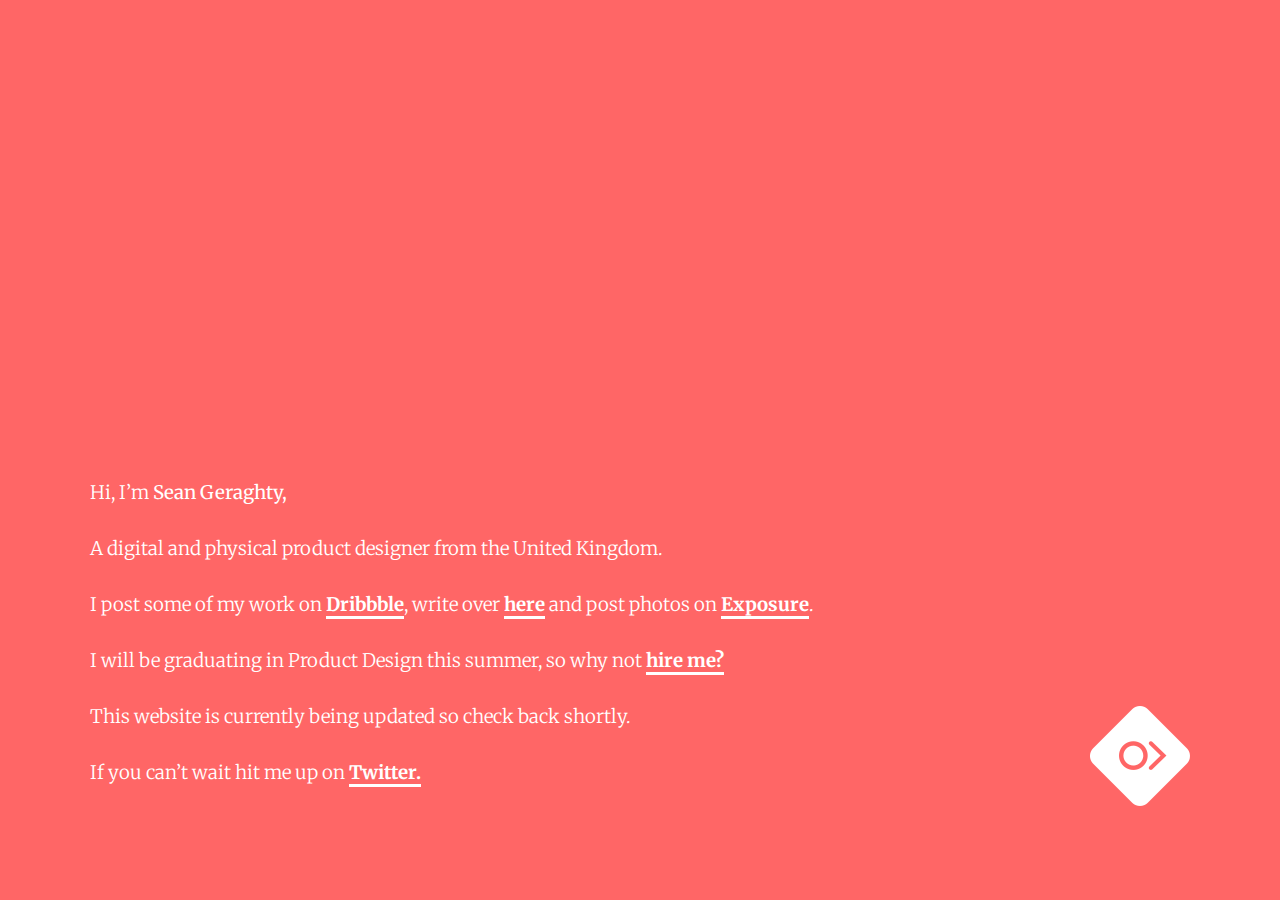
<file: index.html>
<!DOCTYPE html>
<html lang="en">
<head>
	<meta name="viewport" content="width=device-width" />
	<meta charset="utf-8">
	<meta http-equiv="x-ua-compatible" content="ie=edge">
	<title>Sean Geraghty</title>
	<link href='http://fonts.googleapis.com/css?family=Merriweather:300,700' rel='stylesheet' type='text/css'>
	<link rel="stylesheet" href="style.css">
	<link rel="shortcut icon" href="favicon.ico" type="image/x-icon" />
</head>
<body>

<div id="banner">
	<div class="logo">
		<img src="./logo.png">
	</div>
	<div class="text">
		<p>Hi, I’m <strong>Sean Geraghty,</strong></p>
		<p>A digital and physical product designer from the United Kingdom.</p>
		<p>I post some of my work on <a href="http://www.dribbble.com/seangeraghty" target="_blank">Dribbble</a>, write over <a href="http://www.geraghty.co" target="_blank">here</a> and post photos on <a href="https://sean.exposure.co/" target="_blank">Exposure</a>.</p>
		<p>I will be graduating in Product Design this summer, so why not <a href="mailto:sean@geraghty.co">hire me?</p></a>
		<p>This website is currently being updated so check back shortly.</p>
		<p>If you can’t wait hit me up on <a href="http://twitter.com/se4nn" target="_blank">Twitter.</a></p>
	</div>
</div>

</body>
</file>
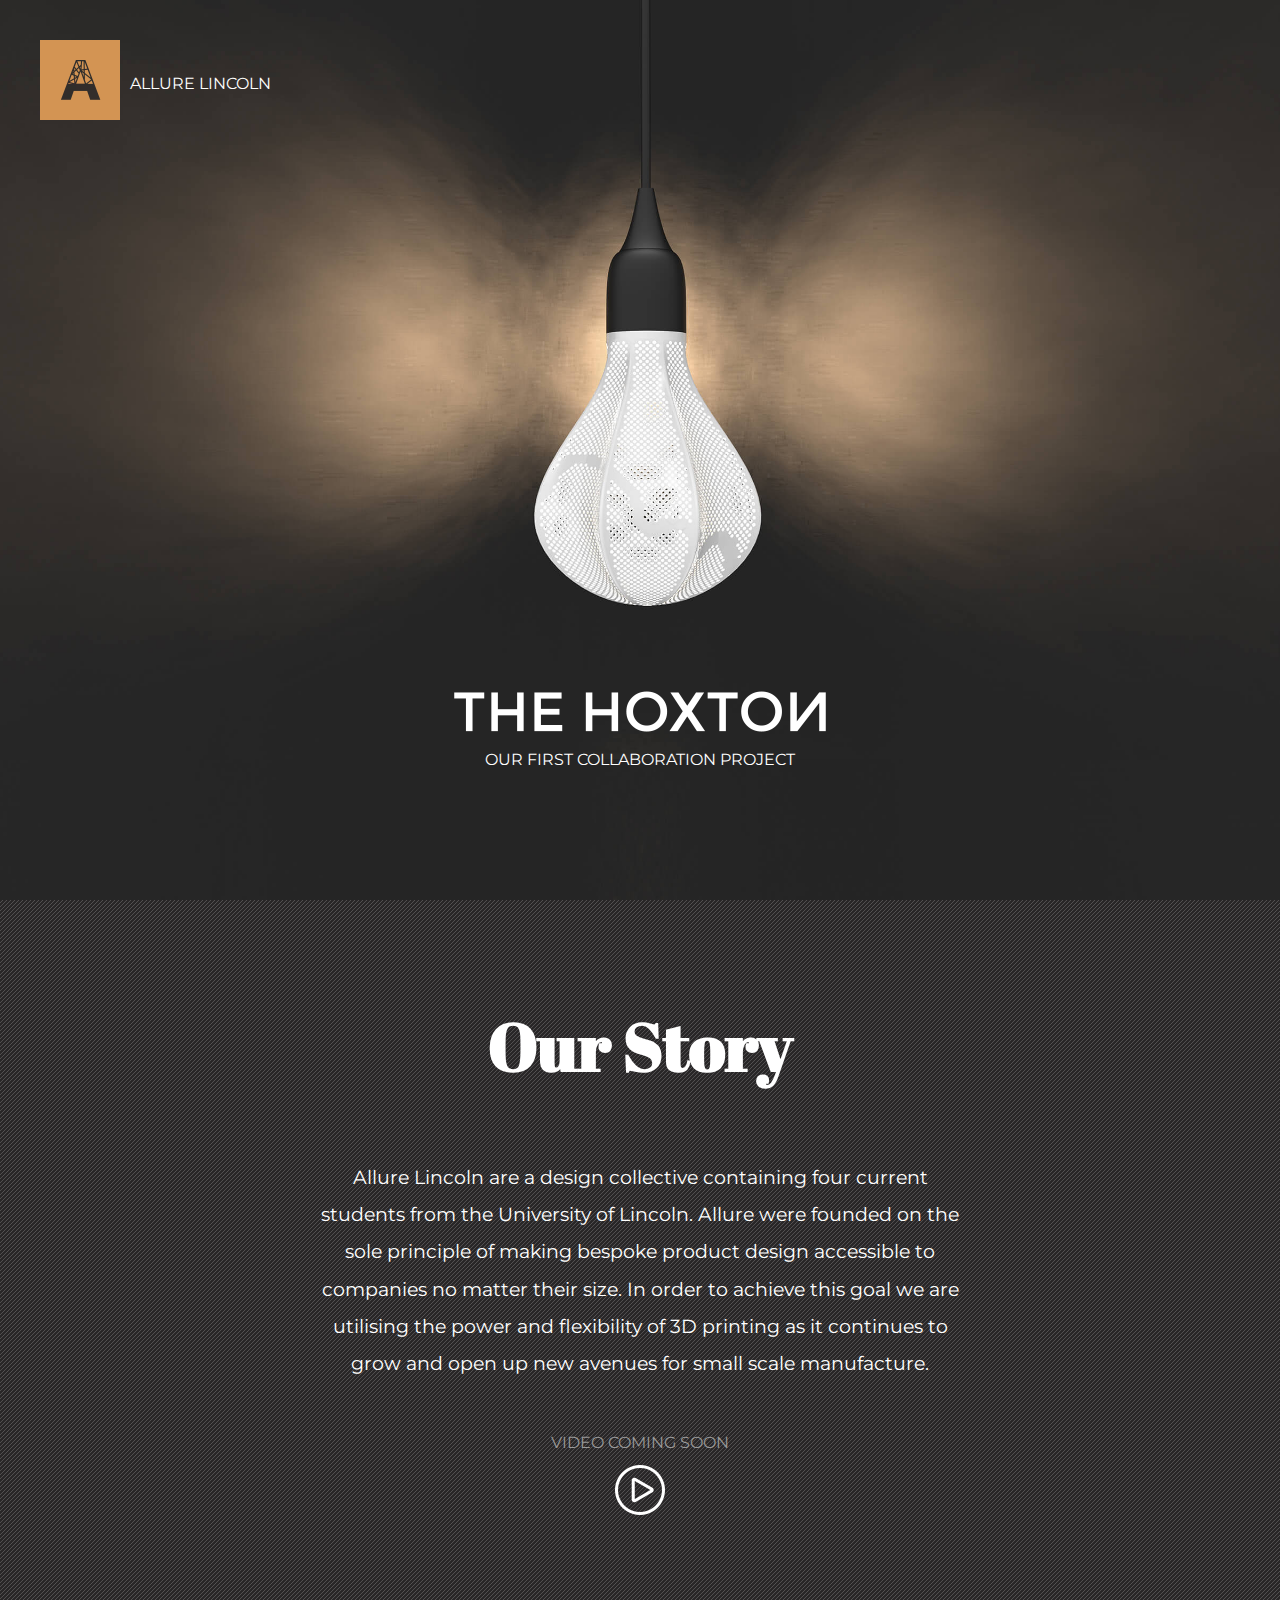
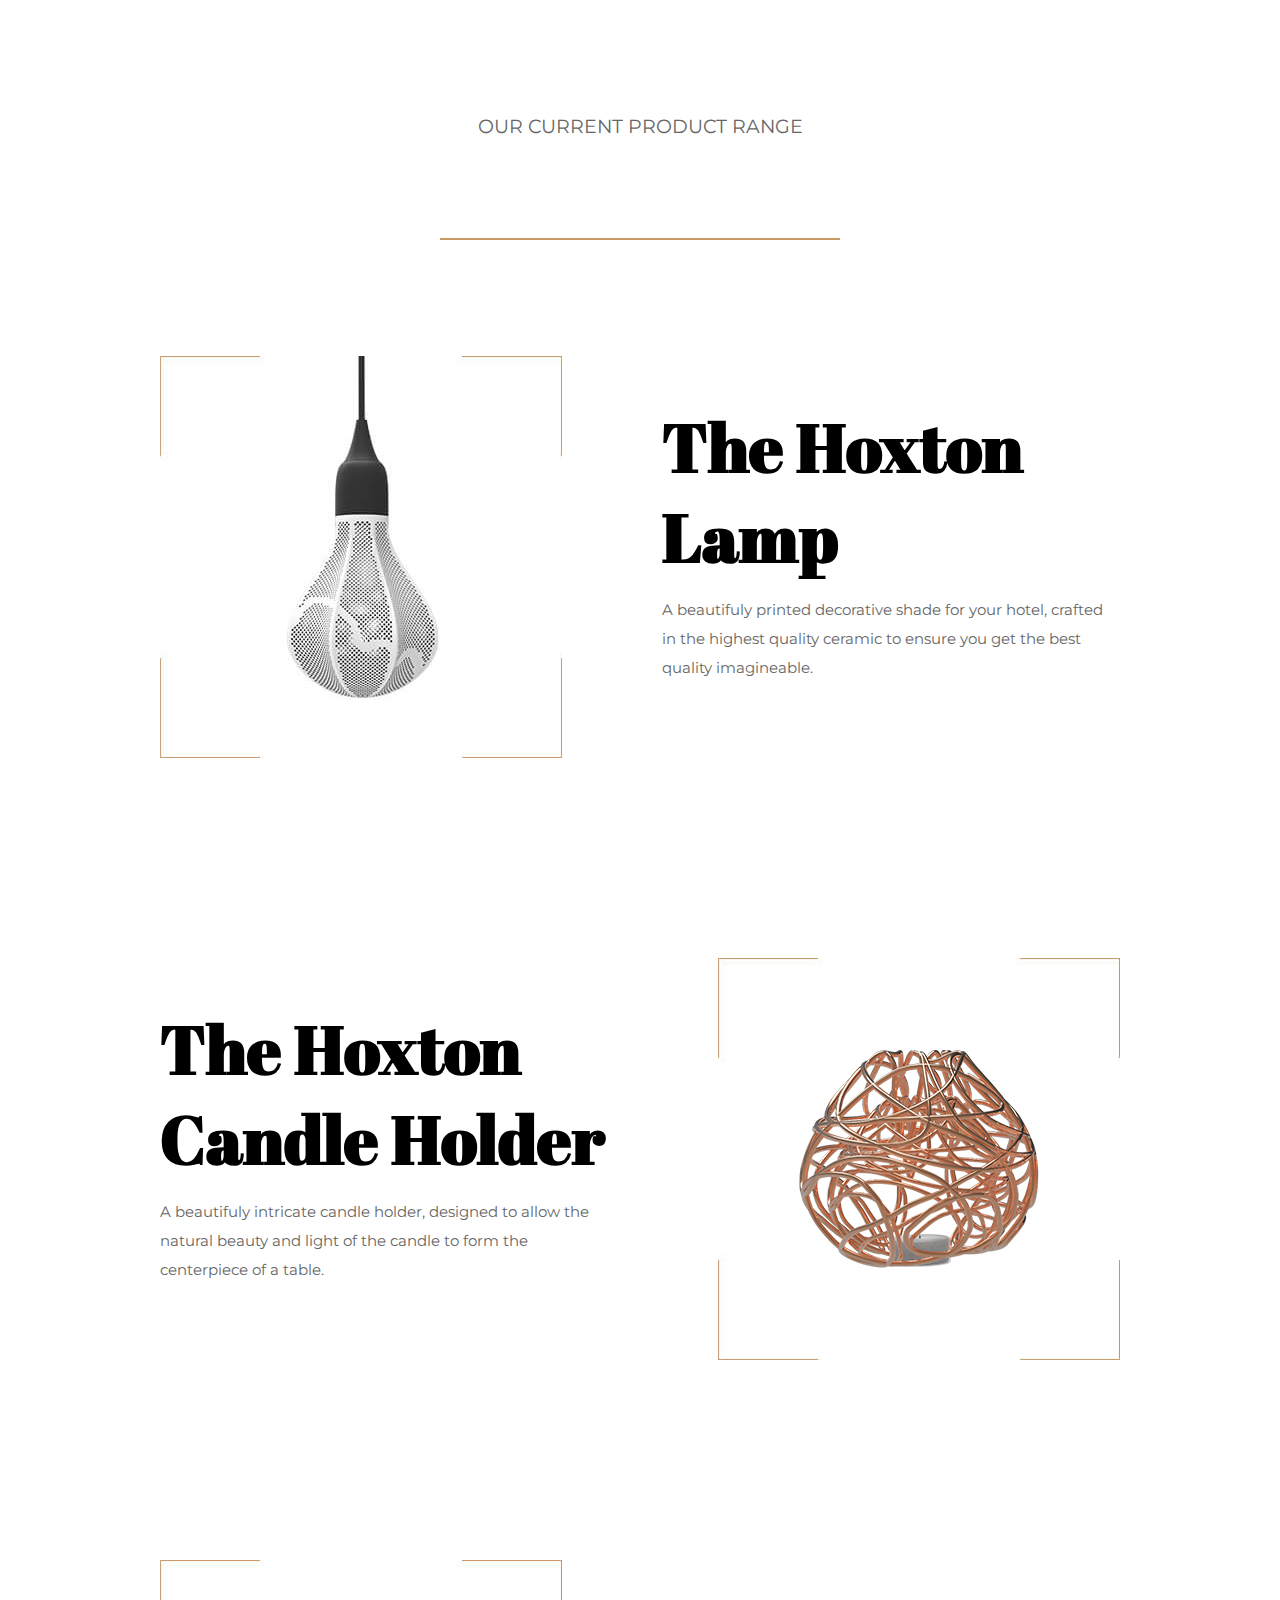
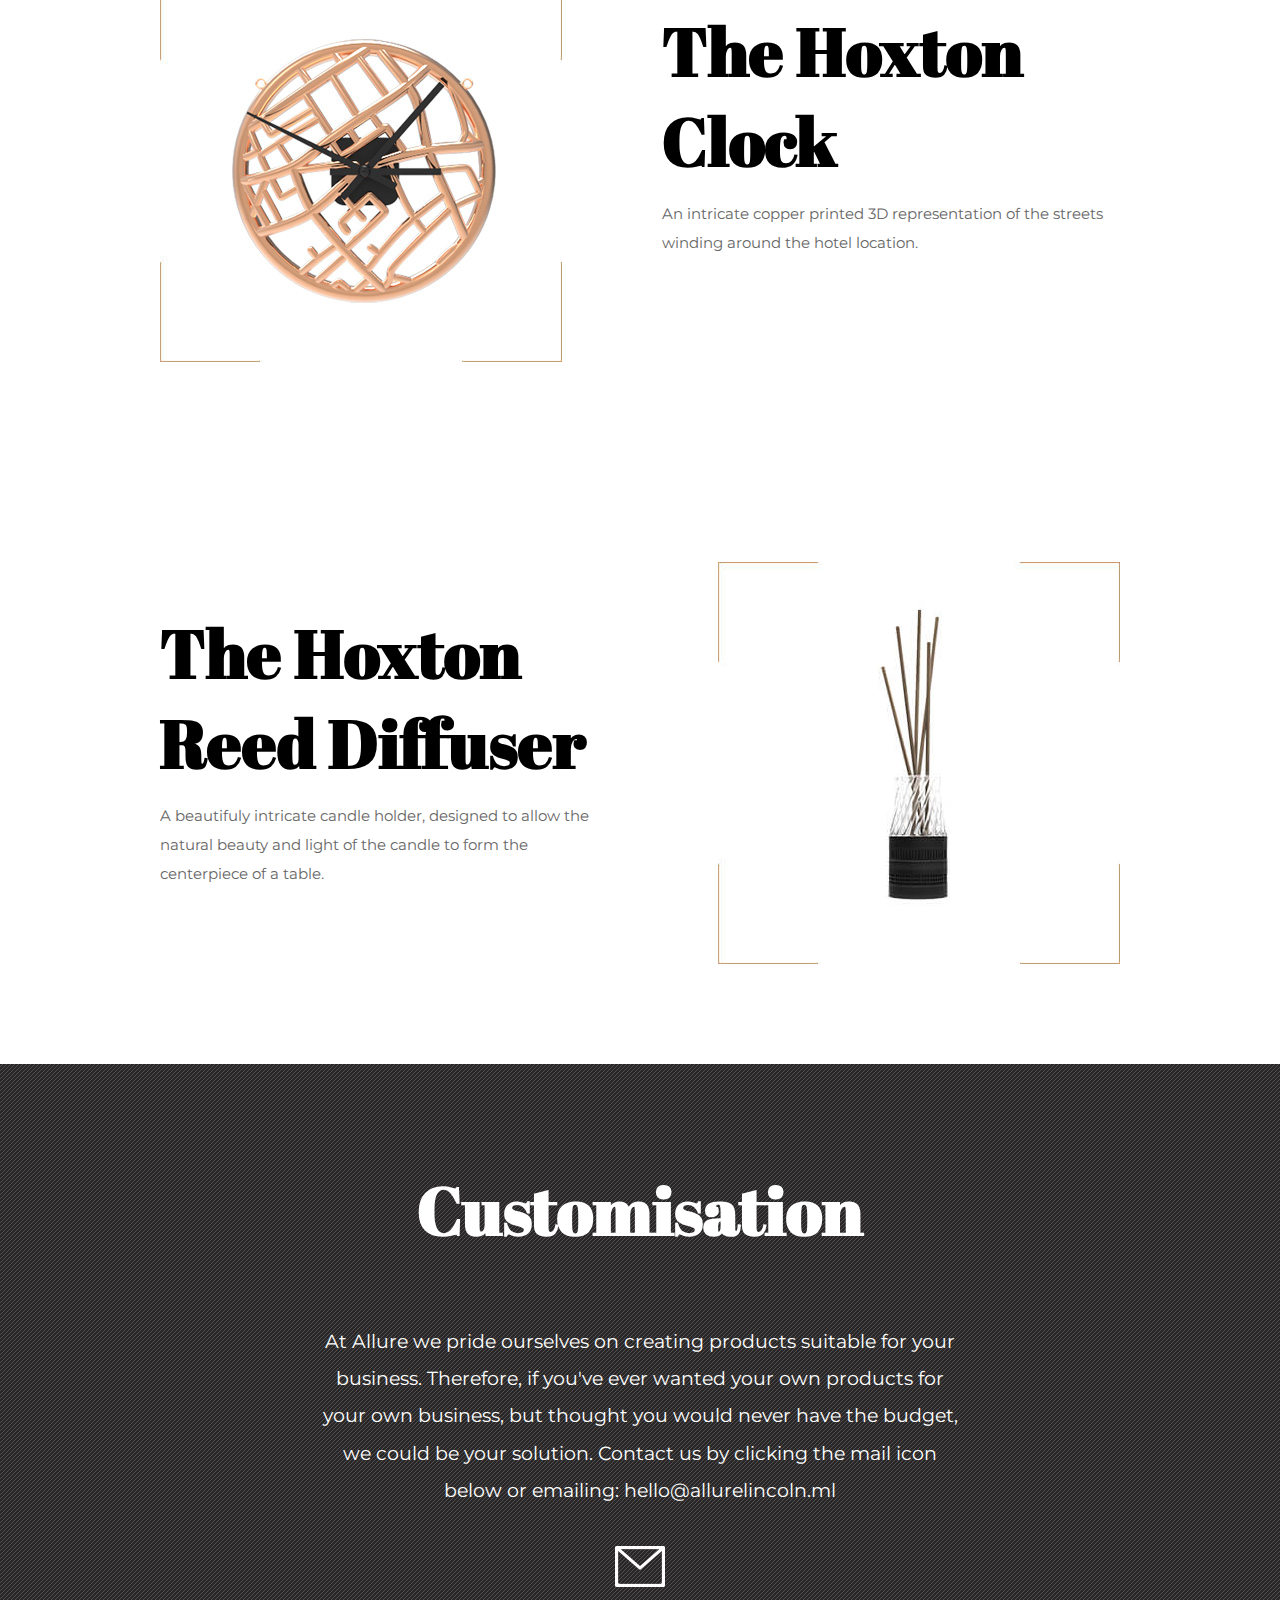
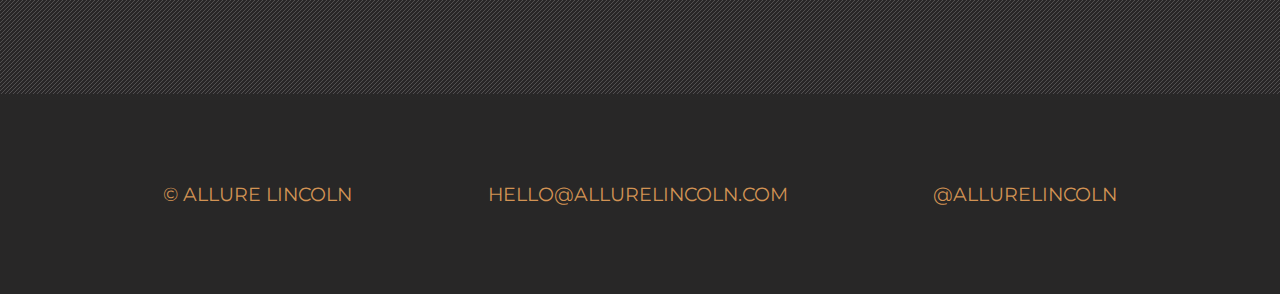
<file: allure/index.html>
<!DOCTYPE html>
<html lang="en">
<head>
	<meta charset="utf-8">
	<meta http-equiv="x-ua-compatible" content="ie=edge">
	<meta name="viewport" content="width=device-width" />
	<title>Allure</title>
	<link href='http://fonts.googleapis.com/css?family=Montserrat:400,700' rel='stylesheet' type='text/css'>
	<link href='http://fonts.googleapis.com/css?family=Abril+Fatface' rel='stylesheet' type='text/css'>
	<link rel="stylesheet" href="style.css">
</head>
<body>

<div id="banner">
	<div class="logo">
		<img src="./logo.png">
		<h2>Allure Lincoln</h2>
	</div>
	<a href="mailto:hello@allurelincoln.ml"><div class="contact-us"><h2>Contact Us</h2></div></a>
	<div class="hoxton-logo center">
		<img src="./hoxton.png">
		<h2>Our First Collaboration Project</h2>
	</div>
</div>

<div id="our-story" class="our-story center">
	<h4 class="white">Our Story</h4>	
	<div class="story">
	<p>Allure Lincoln are a design collective containing four current students from the University of Lincoln. Allure were founded on the sole principle of making bespoke product design accessible to companies no matter their size. In order to achieve this goal we are utilising the power and flexibility of 3D printing as it continues to grow and open up new avenues for small scale manufacture.</p>
	<br>
	<h2>Video Coming Soon</h2>
	<img src="./play.png" alt="Coming Soon">
	</div>
</div>

<div id="products">
	<h2 class="center">Our Current Product Range</h2>	
	<div class="product light center">
		<img class="product-img" src="./1.jpg">
		<div class="text right">
			<div><h4>The Hoxton Lamp</h4></div>
			<div><p>A beautifuly printed decorative shade for your hotel, crafted in the highest quality ceramic to ensure you get the best quality imagineable.</p></div>
		</div>
	</div>
	<div class="product light center">
		<div class="text left">
			<div><h4>The Hoxton Candle Holder</h4></div>
			<div><p>A beautifuly intricate candle holder, designed to allow the natural beauty and light of the candle to form the centerpiece of a table.</p></div>
		</div>
		<img class="product-img" src="./2.jpg">
	</div>
	<div class="product light center">
		<img class="product-img" src="./3.jpg">
		<div class="text right">
			<div><h4>The Hoxton Clock</h4></div>
			<div><p>An intricate copper printed 3D representation of the streets winding around the hotel location.</p></div>
		</div>
	</div>
	<div class="product light center">
		<div class="text left">
			<div><h4>The Hoxton Reed Diffuser</h4></div>
			<div><p>A beautifuly intricate candle holder, designed to allow the natural beauty and light of the candle to form the centerpiece of a table.</p></div>
		</div>
		<img class="product-img" src="./4.jpg">
	</div>
</div>

<div id="our-story" class="customisation center">
	<h4 class="white">Customisation</h4>
	<div class="story">
	<p>At Allure we pride ourselves on creating products suitable for your business. Therefore, if you've ever wanted your own products for your own business, but thought you would never have the budget, we could be your solution. Contact us by clicking the mail icon below or emailing: hello@allurelincoln.ml</p>
	<br>
	<a href="mailto:hello@allurelincoln.ml"><img src="./email.png"></a>
	</div>
</div>

<div id="footer">
	<table>
	<tr>
	    <td><p>© ALLURE LINCOLN</p></td>
	    <td class="center"><a href="mailto:hello@allurelincoln.ml">hello@allurelincoln.com</a></td>		
	    <td class="right-footer"><a href="http://www.twitter.com/allurelincoln">@allurelincoln</a></td>
	</tr>
	</table>
</div>

</body>
</file>
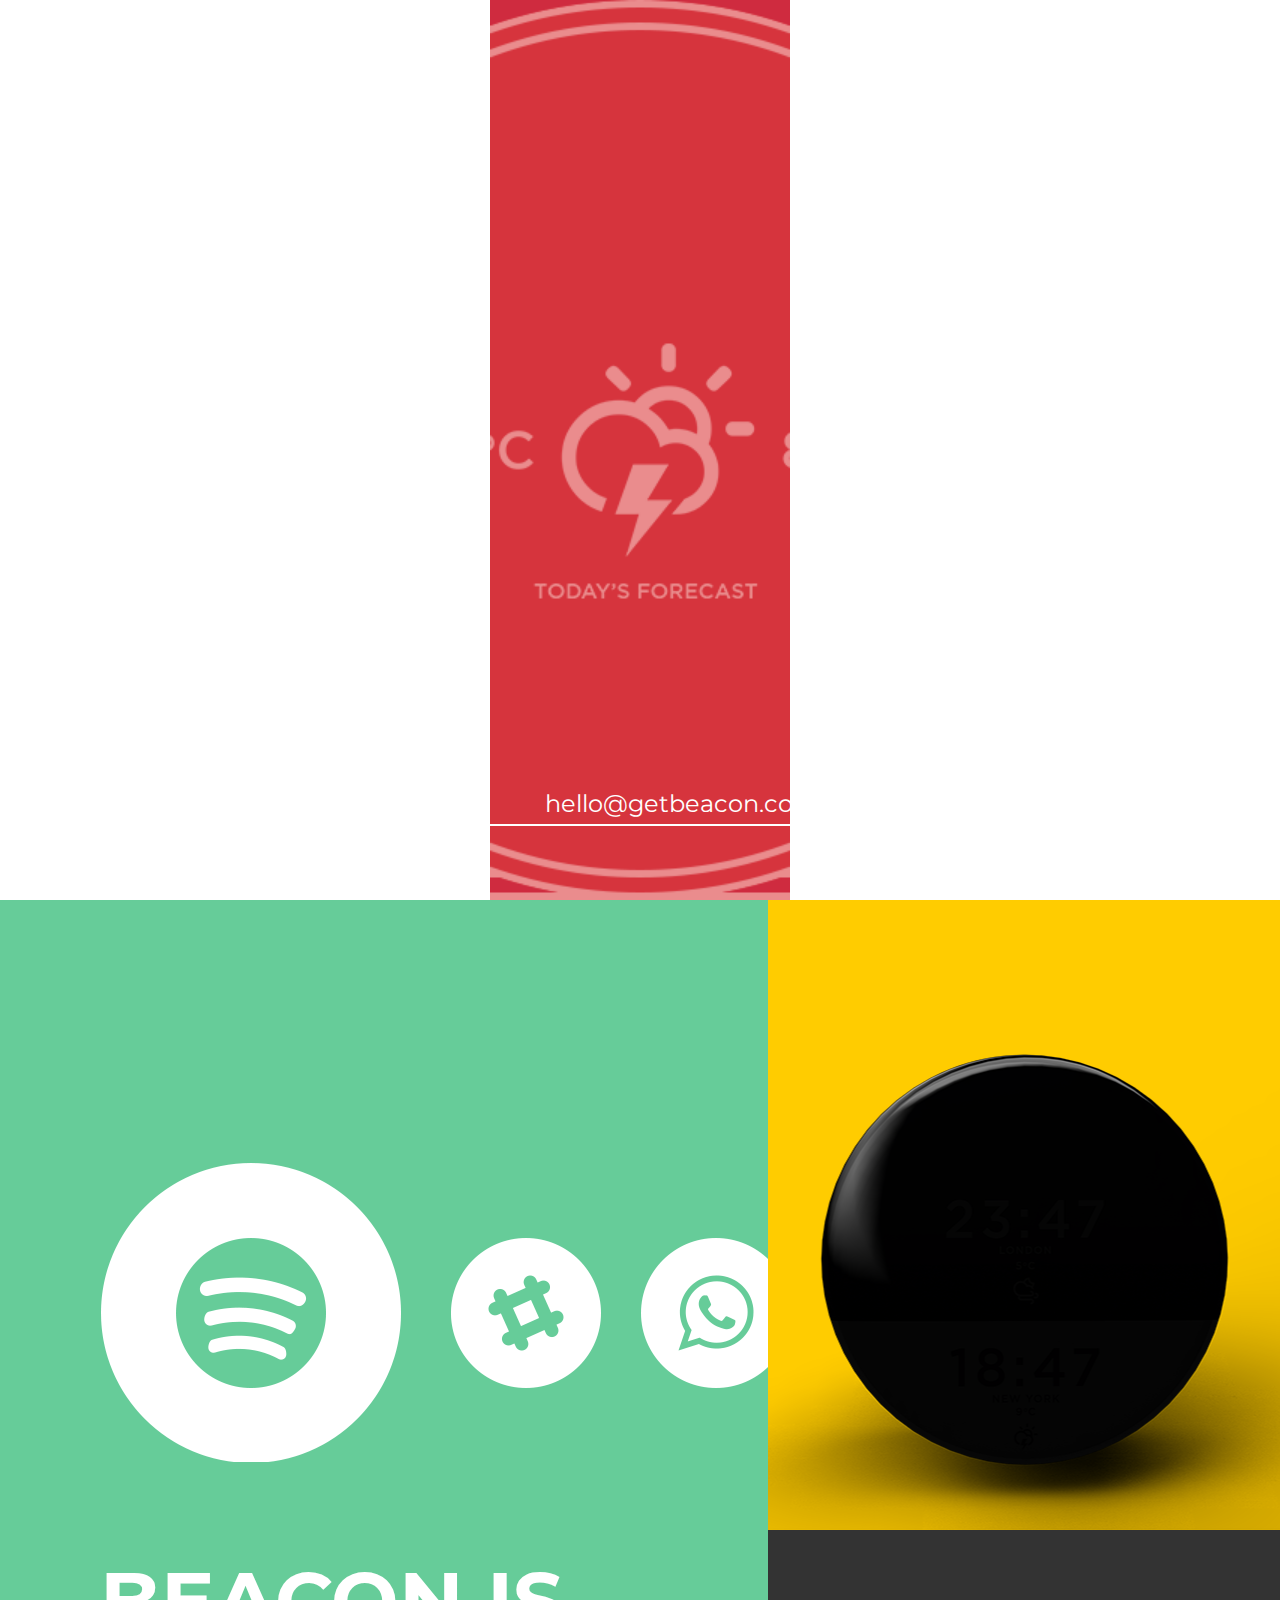
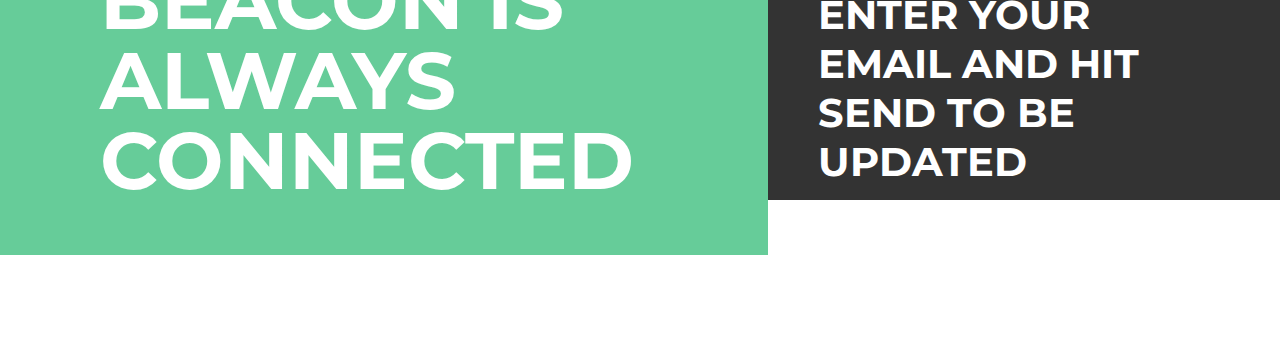
<file: beacon/index.html>
<!DOCTYPE html>
<html lang="en">
<head>
	<meta charset="utf-8">
	<meta http-equiv="x-ua-compatible" content="ie=edge">
	<meta name="viewport" content="width=device-width" />
	<title>Get Beacon</title>
	<link href='http://fonts.googleapis.com/css?family=Montserrat:400,700' rel='stylesheet' type='text/css'>
	<link rel="stylesheet" href="style.css">
</head>
<body>

<div class="section-1">
	
	<div class="text1">
		<h1>BEACON</h1>
		<img class="play" src="./assets/play.png">
		<h2 class="watch">WATCH OUR VIDEO</h2>
	</div>
	<video autoplay  class="background-video" poster="https://s3-us-west-2.amazonaws.com/s.cdpn.io/4273/polina.jpg" id="bgvid" loop>
	<source src="./assets/beacon.mp4" type="video/mp4">
	</video>
	<div class="text2">
		<div class="email-banner">
			<a href="#"><h2>hello@getbeacon.co.uk</h2></a>
		</div>
	</div>

</div>

<div class="section-2">
	<div class="connected">
		<div class="connected-text">
			<h1>BEACON IS ALWAYS CONNECTED</h1>
		</div>
	</div>
	<div class="other">
		<div class="render">
			
		</div>
		<div class="sign-up">
			<div class="sign-up-title">
				<h3>ENTER YOUR EMAIL AND HIT SEND TO BE UPDATED</h3>
			</div>
		</div>
	</div>
</div>

<div class="footer">
	
</div>

</body>
</file>
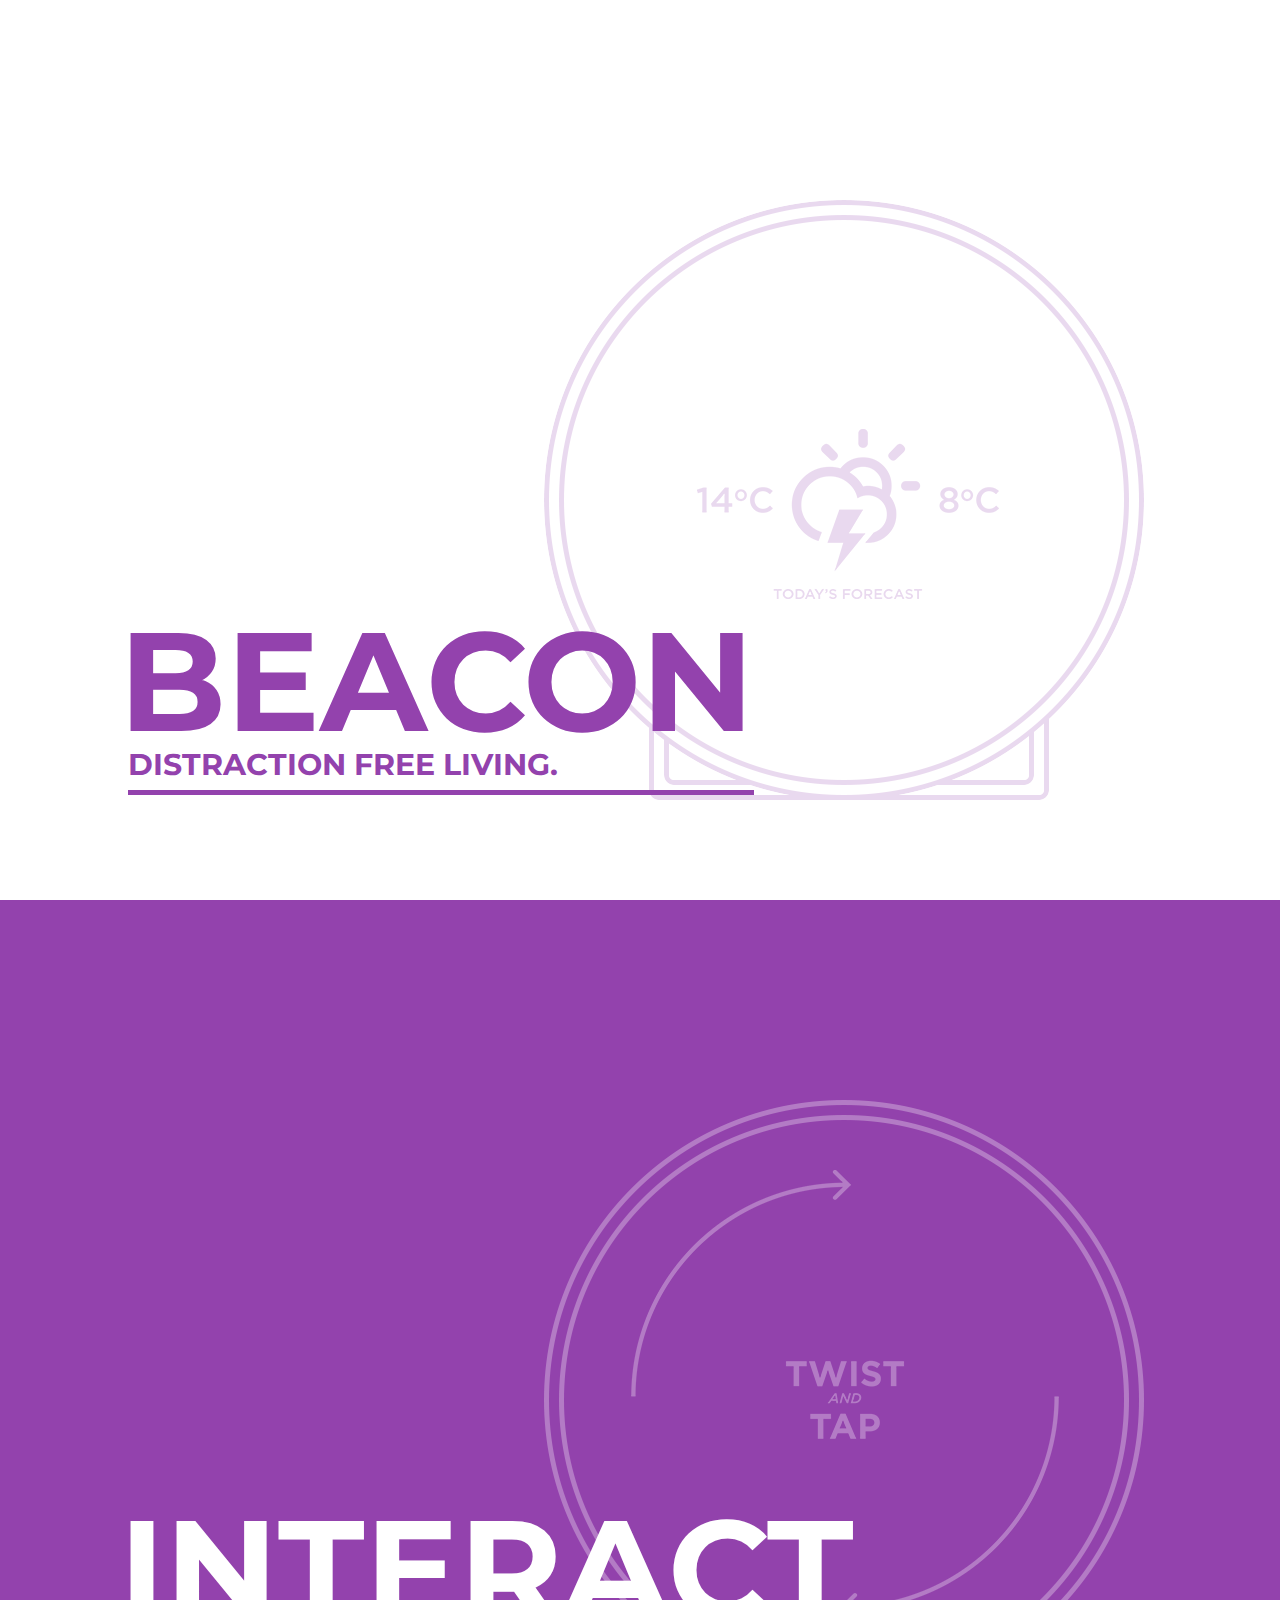
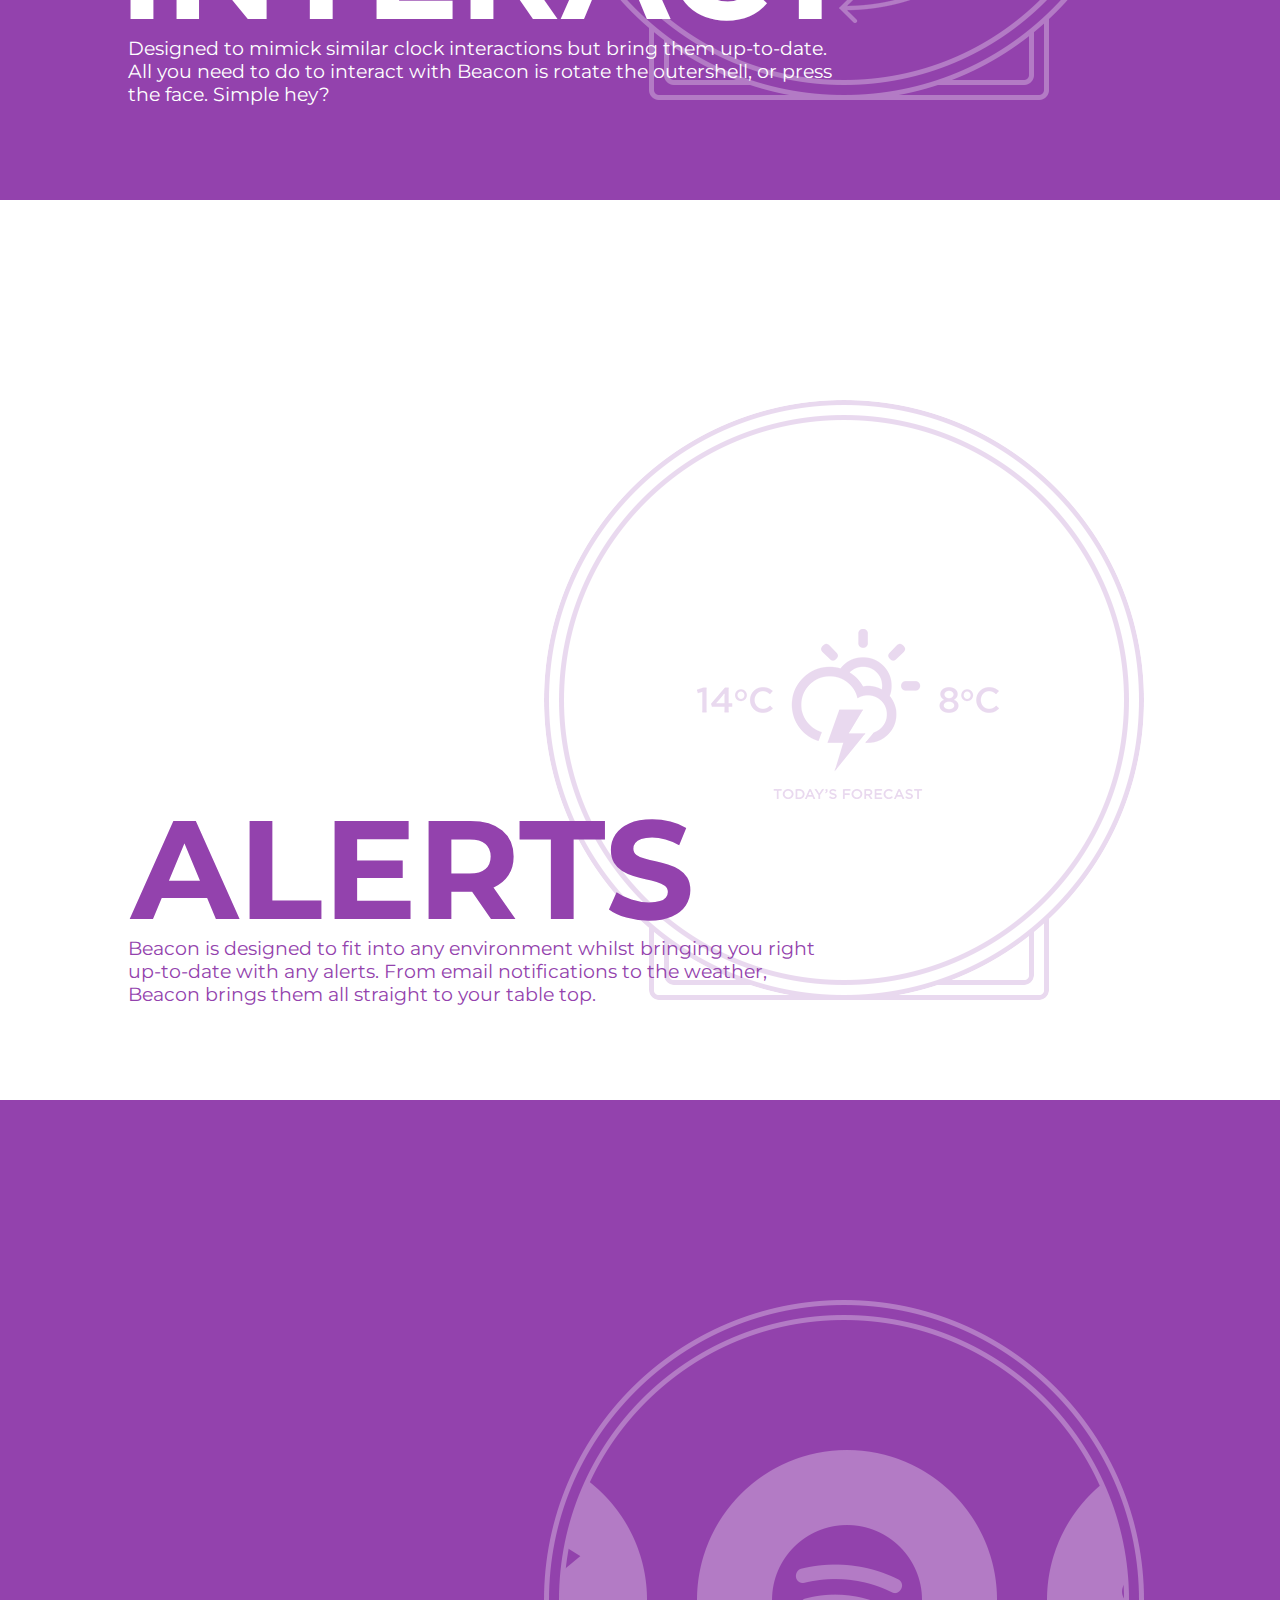
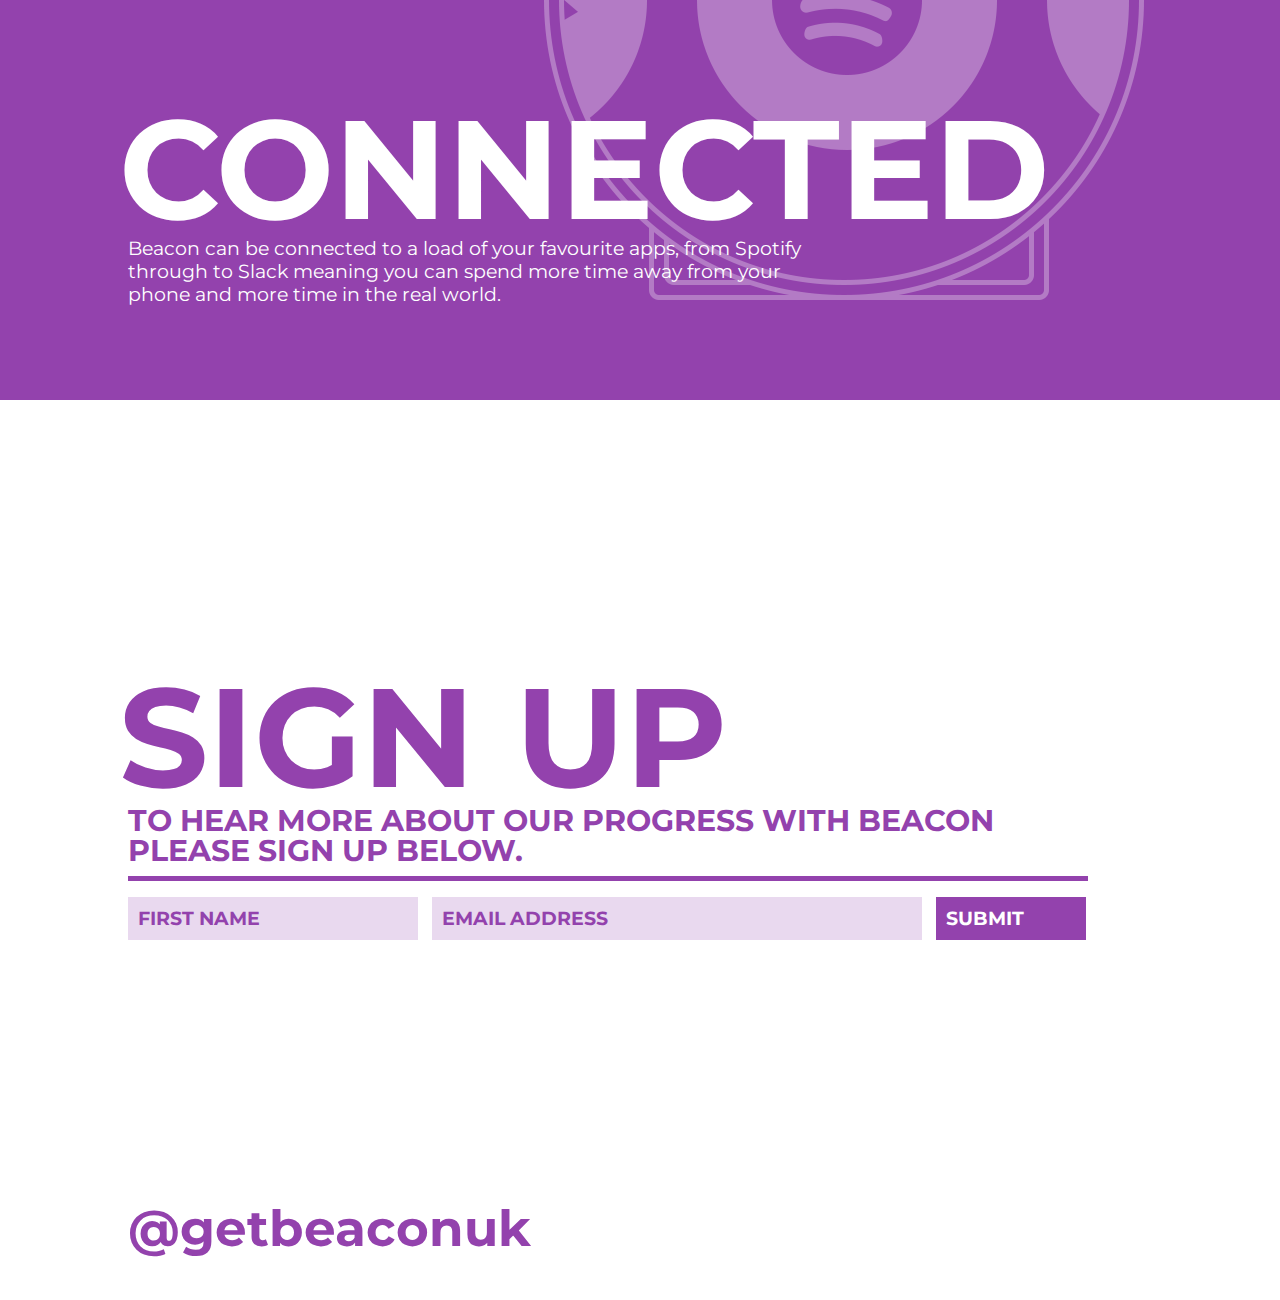
<file: beacon2/index.html>
<!DOCTYPE html>
<html lang="en">

<head>
	<meta charset="utf-8">
	<meta http-equiv="x-ua-compatible" content="ie=edge">
	<meta name="viewport" content="width=device-width" />
	<title>Get Beacon</title>
	<link href='http://fonts.googleapis.com/css?family=Montserrat:400,700' rel='stylesheet' type='text/css'>
	<link rel="stylesheet" href="style.css">
	<script src="script.js"></script>
	<script src="http://code.jquery.com/jquery-1.11.3.min.js"></script>

</head>

<body>

	<div class="section-1">
		<div class="text purple">
			<h1>BEACON</h1>
			<h3>DISTRACTION FREE LIVING.</h3>
		</div>
	</div>

	<div class="section-2">
		<div class="text white">
			<h1>INTERACT</h1>
			<p>Designed to mimick similar clock interactions but bring them up-to-date. All you need to do to interact with Beacon is rotate the outershell, or press the face. Simple hey?</p>
		</div>
	</div>

	<div class="section-3">
		<div class="text purple">
			<h1>ALERTS</h1>
			<p>Beacon is designed to fit into any environment whilst bringing you right up-to-date with any alerts. From email notifications to the weather, Beacon brings them all straight to your table top.</p>
		</div>
	</div>

	<div class="section-4">
		<div class="text white">
			<h1>CONNECTED</h1>
			<p>Beacon can be connected to a load of your favourite apps, from Spotify through to Slack meaning you can spend more time away from your phone and more time in the real world.</p>
		</div>
	</div>

	<div class="section-5">
		<div class="form purple">
			<h1>SIGN UP</h1>
			<h3>To hear more about our progress with Beacon please sign up below.</h3>
			<div id="mc_embed_signup">
			  <form action="http://getbeacon.us11.list-manage.com/subscribe/post?u=8db69a62dd2fab41bae34cb31&amp;id=da9b8f8ba6" method="post" id="mc-embedded-subscribe-form" name="mc-embedded-subscribe-form" class="validate" target="_blank" novalidate>
			    <div id="mc_embed_signup_scroll">
			      <div class="mc-field-group hide-me-on-click">
			        <input type="text" value="FIRST NAME" name="FNAME" class="fname" id="mce-FNAME" onblur="if (this.value == '') {this.value = 'FIRST NAME';}" onfocus="if (this.value == 'FIRST NAME') {this.value = '';}">
			        <input type="email" value="EMAIL ADDRESS" name="EMAIL" class="required email" id="mce-EMAIL" onblur="if (this.value == '') {this.value = 'EMAIL ADDRESS';}" onfocus="if (this.value == 'EMAIL ADDRESS') {this.value = '';}">
			        <input type="submit" value="SUBMIT" name="subscribe" id="mc-embedded-subscribe" class="button" onclick="hide()">
			      </div>
			      <div id="mce-responses" class="clear">
			        <div class="response" id="mce-error-response" style="display:none"></div>
			        <div class="response" id="mce-success-response" style="display:none">To finish signing up please click on the link we just sent you.</div>
			      </div>
			      <!-- real people should not fill this in and expect good things - do not remove this or risk form bot signups-->
			      <div style="position: absolute; left: -5000px;">
			        <input type="text" name="b_8db69a62dd2fab41bae34cb31_da9b8f8ba6" tabindex="-1" value="">
			      </div>
			      
			    </div>
			  </form>
			</div>
			<script type='text/javascript' src='http://s3.amazonaws.com/downloads.mailchimp.com/js/mc-validate.js'></script>
		</div>
		<div class="footer">
			<a href="http://www.twitter.com/getbeaconuk" target="_blank">
				<h2>@getbeaconuk</h2>
			</a>
		</div>
	</div>


</body>
</file>
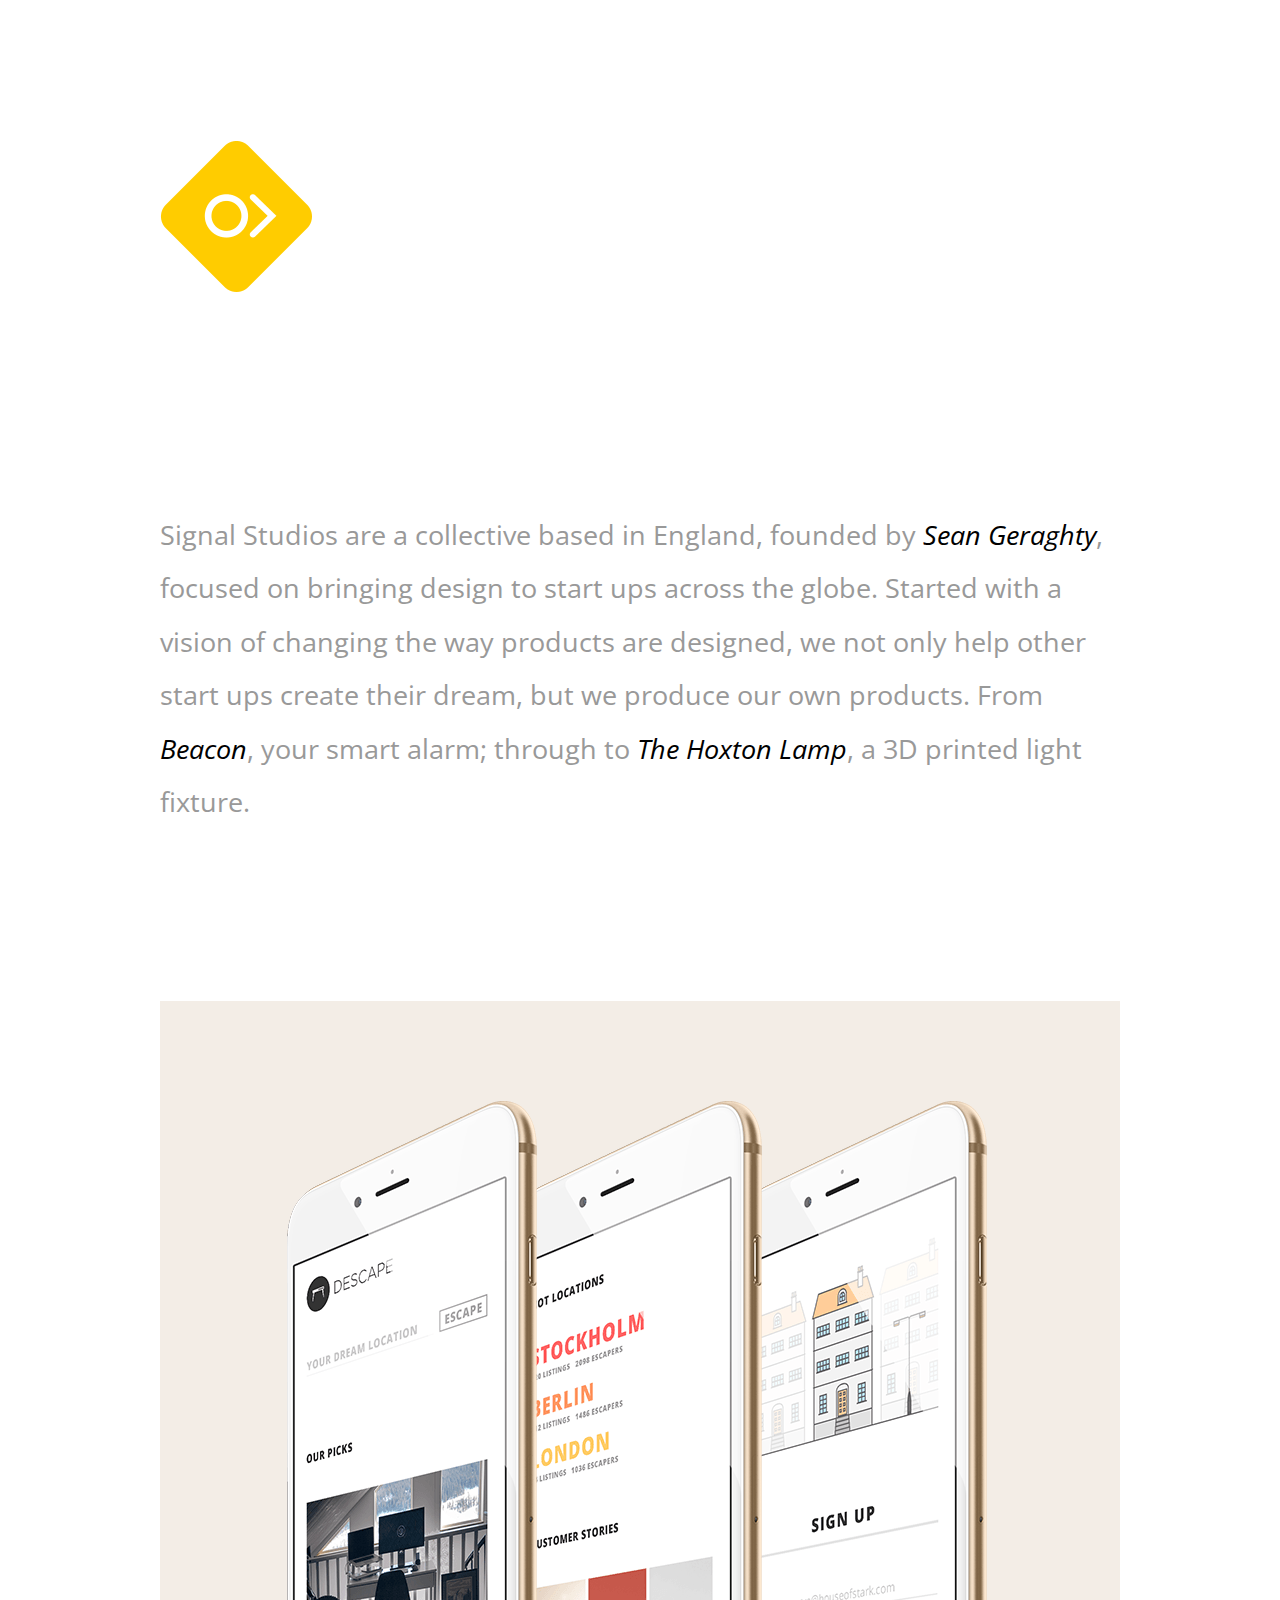
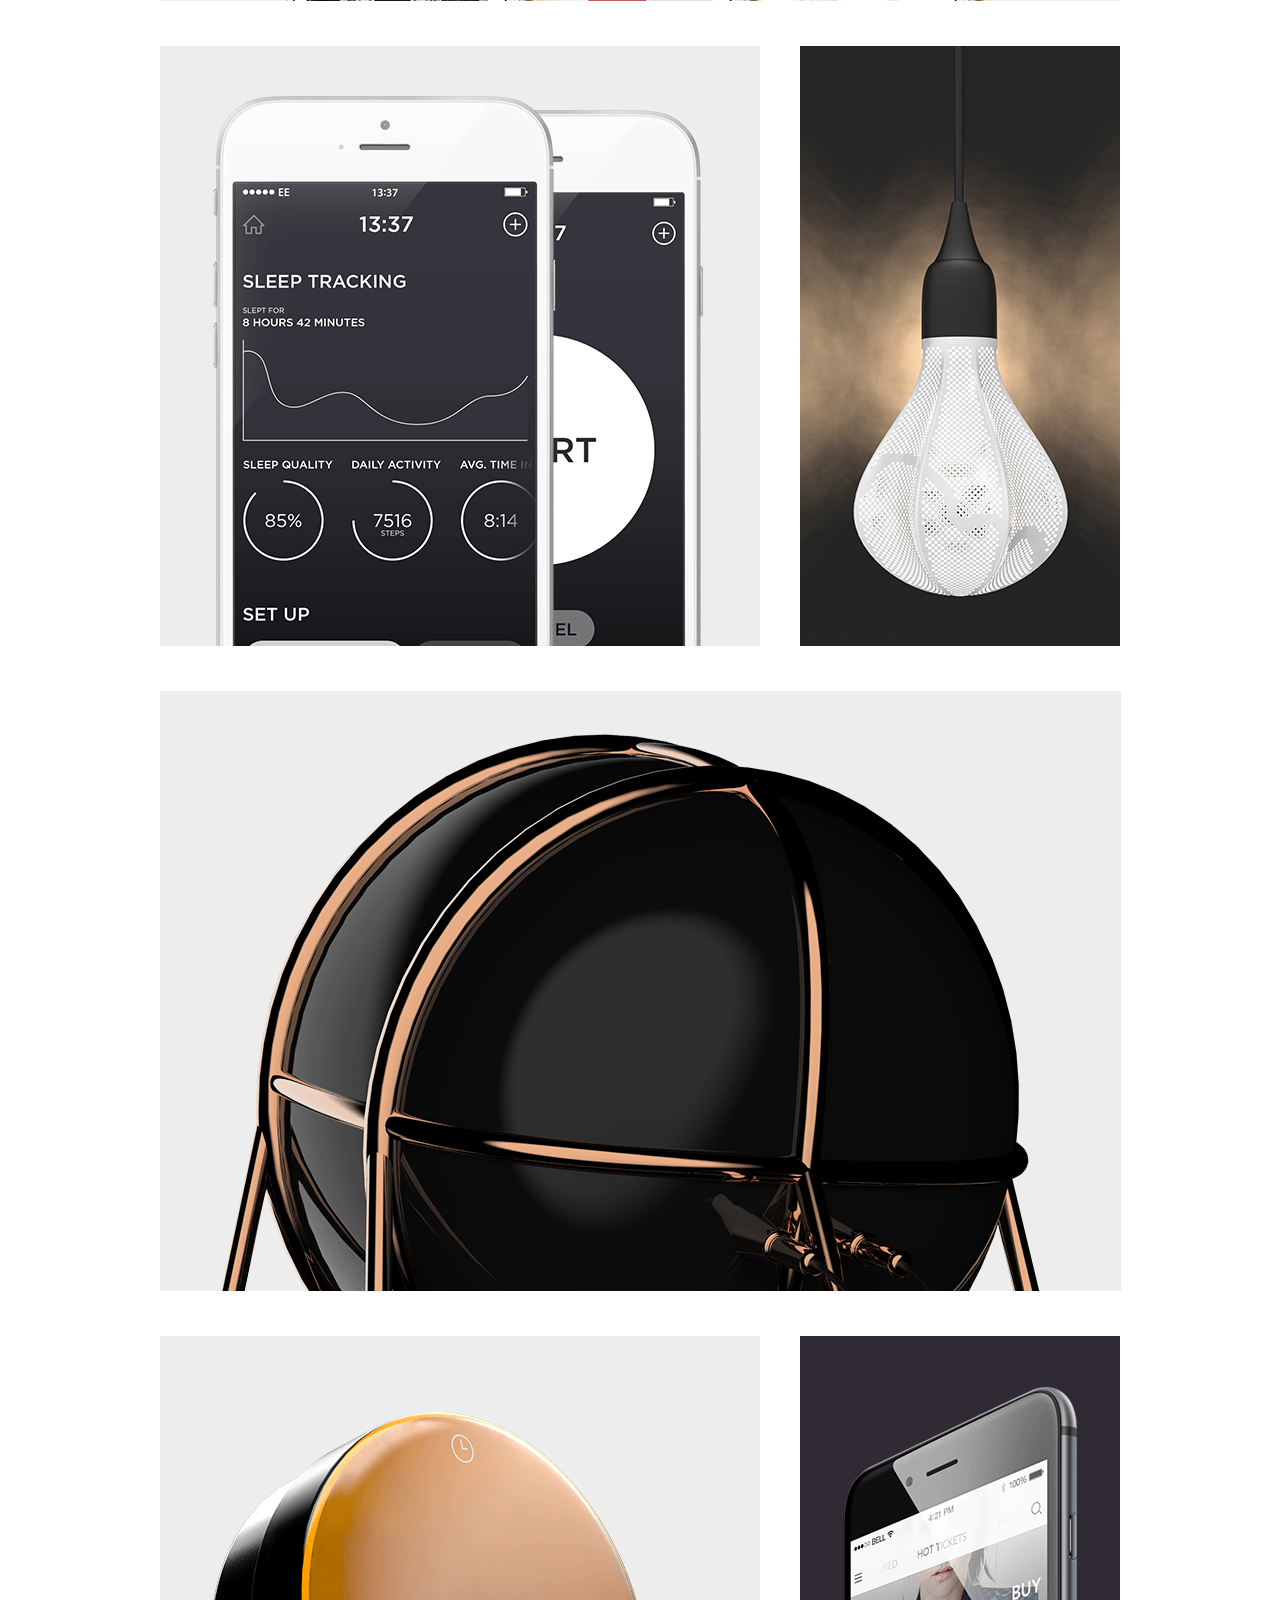
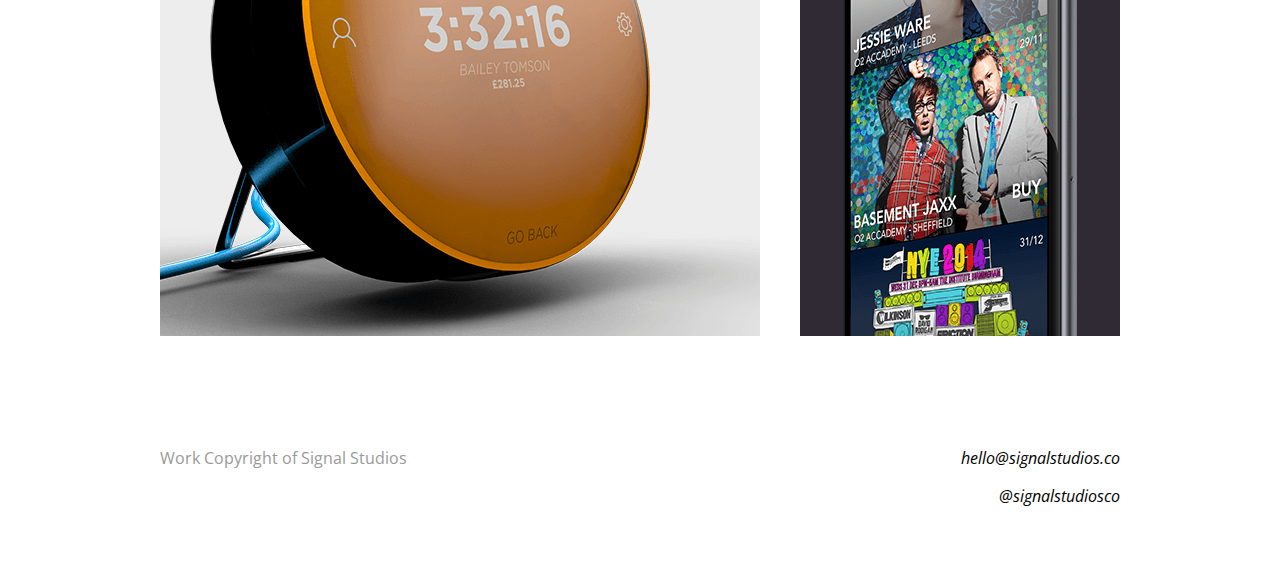
<file: signal/index.html>
<!DOCTYPE html>
<html lang="en">
<head>
  <meta charset="utf-8">
  <meta http-equiv="x-ua-compatible" content="ie=edge">
  <title>Signal Studios</title>
  <link href='http://fonts.googleapis.com/css?family=Open+Sans:400italic,400' rel='stylesheet' type='text/css'>
  <link rel="stylesheet" href="style.css">
</head>
<body class="grid-container">

<div class="grid-100">
  <a href="#"><img class="logo" src="./assets/logo.png"></a>
</div>
<div class="grid-100 bio">
<h2>Signal Studios are a collective based in England, founded by <a href="http://www.seangeraghty.co.uk" target="_blank">Sean Geraghty</a>, focused on bringing design to start ups across the globe. Started with a vision of changing the way products are designed, we not only help other start ups create their dream, but we produce our own products. From <a href="http://www.getbeacon.co.uk" target="_blank">Beacon</a>, your smart alarm; through to <a href="http://www.allurelincoln.co.uk" target="_blank">The Hoxton Lamp</a>, a 3D printed light fixture.</h2>
</div>
<div class="grid-100">
  <a href="./descape"><img src="./assets/1.png"></a>
</div>
<div class="grid-100">
  <a href="./companion"><img src="./assets/2.png"></a>
  <a href="http://www.allurelincoln.co.uk" target="_blank"><img class="right" src="./assets/3.png"></a>
</div>
<div class="grid-100">
  <a href="./spotlight"><img src="./assets/4.png"></a>
</div>
<div class="grid-100 mobile-grid-100 five">
  <a href="http://www.getbeacon.co.uk" target="_blank"><img src="./assets/5.png"></a>
  <a href="./ticketarena"><img class="right mobile-grid" src="./assets/6.png"></a>
</div>

<div class="footer">
  <div class="left">
    <p>Work Copyright of Signal Studios</p>
  </div>
  <div class="right contact">
    <p><a href="mailto:hello@signalstudios.co">hello@signalstudios.co</a></p>
    <p><a href="http://www.twitter.com/signalstudiosco">@signalstudiosco</a></p>
  </div>
</div>



</body>
</html>
</file>
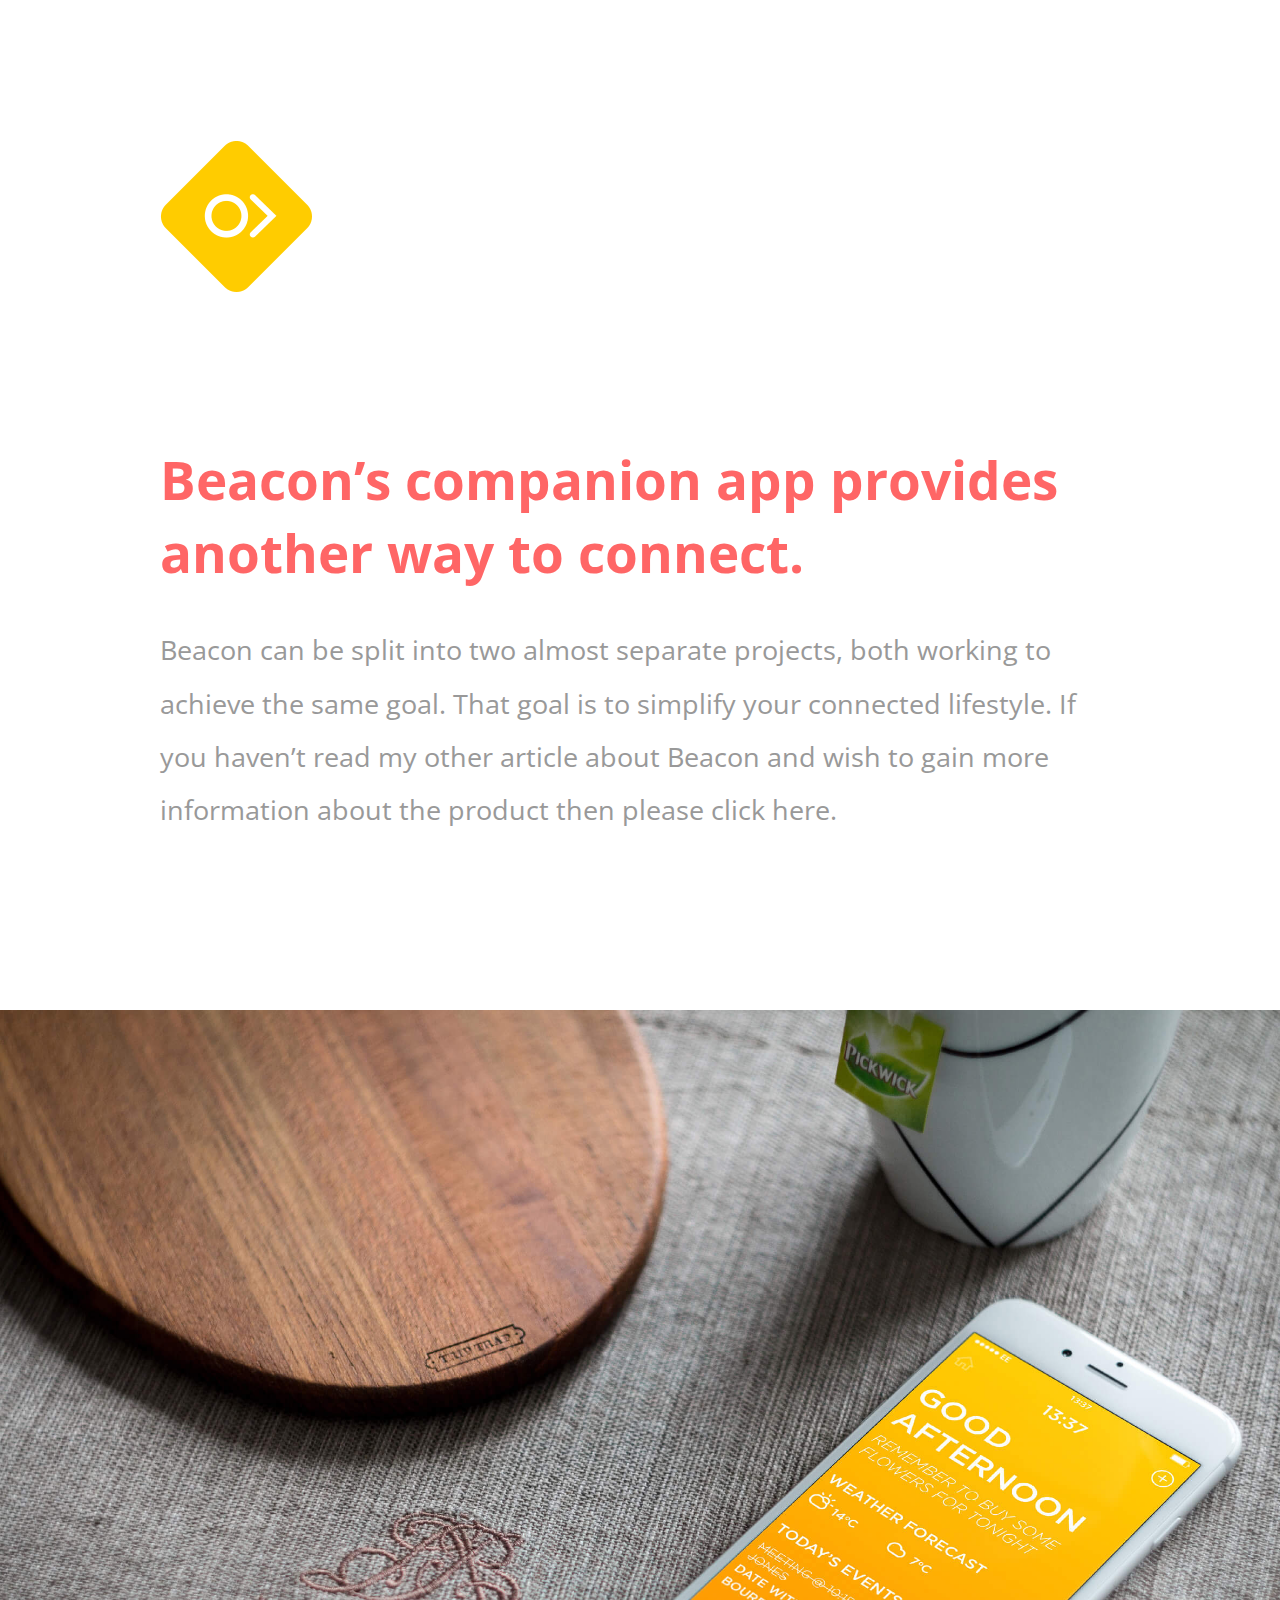
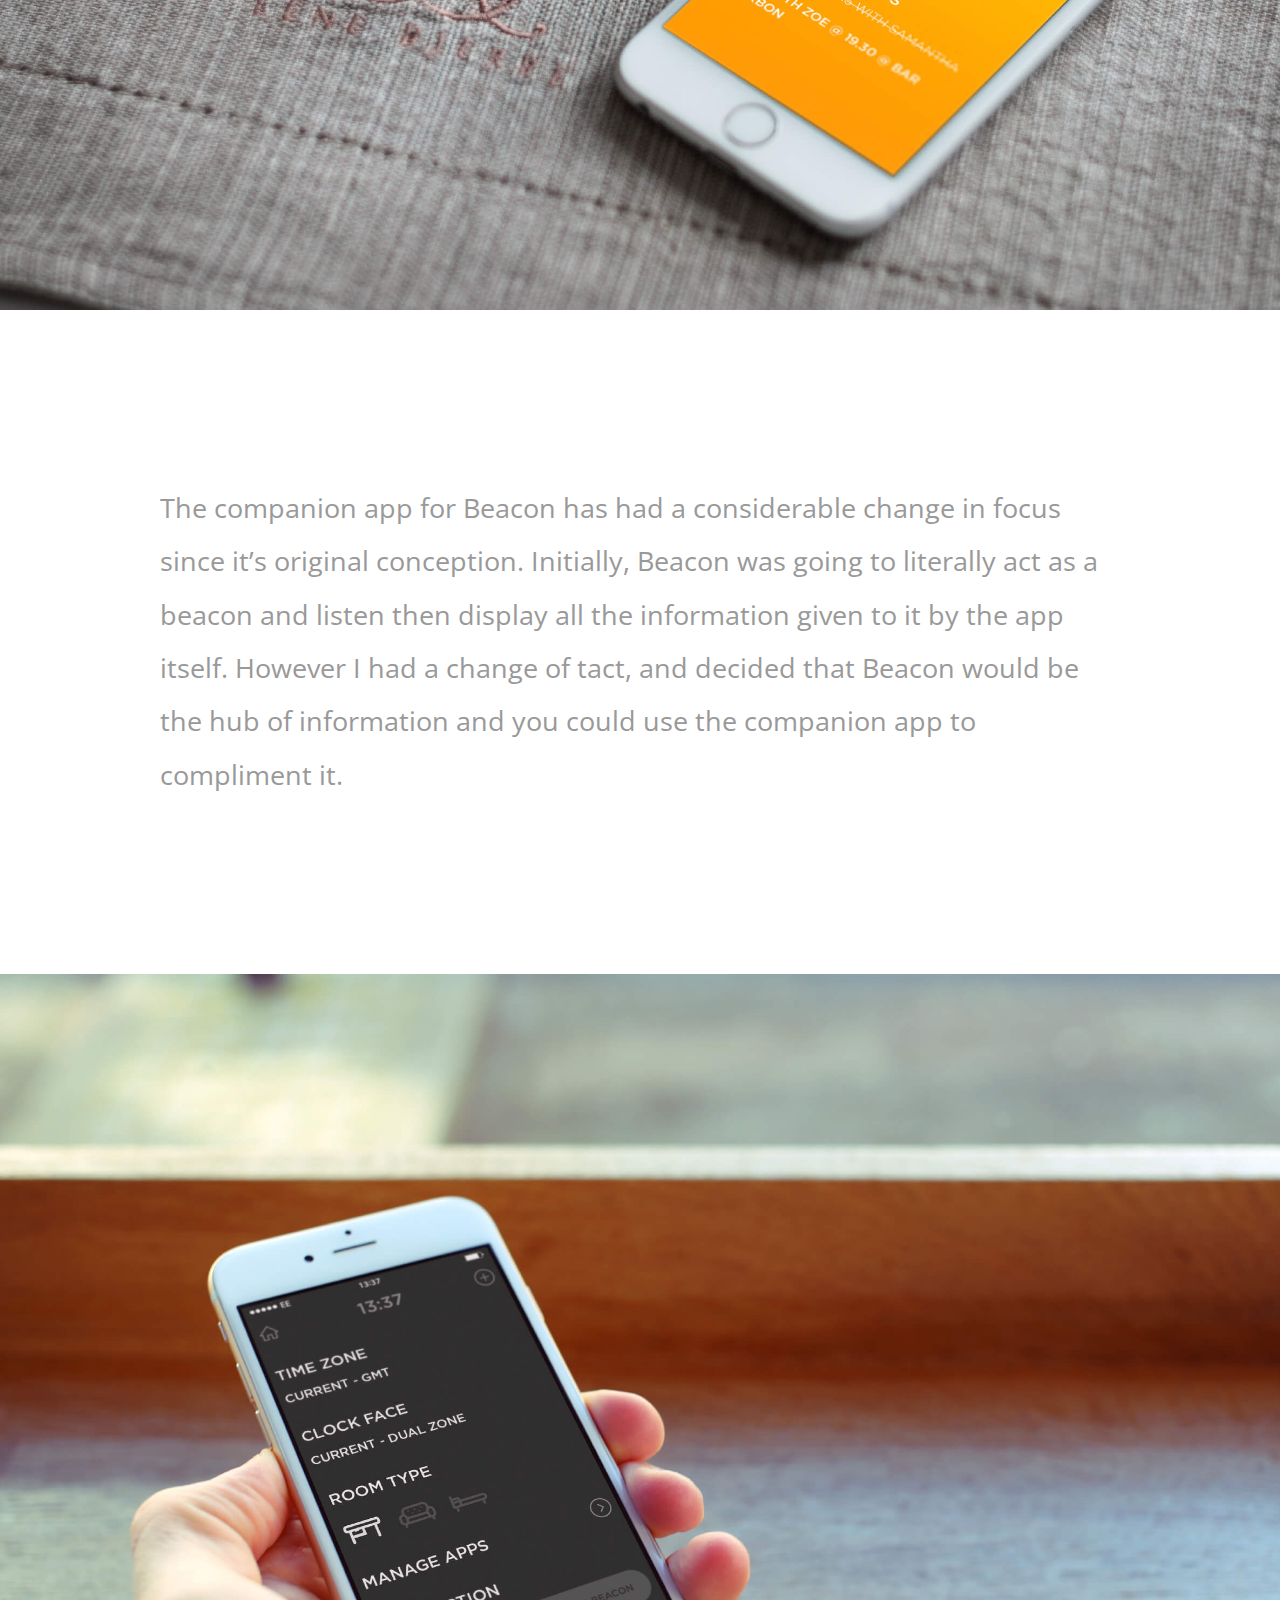
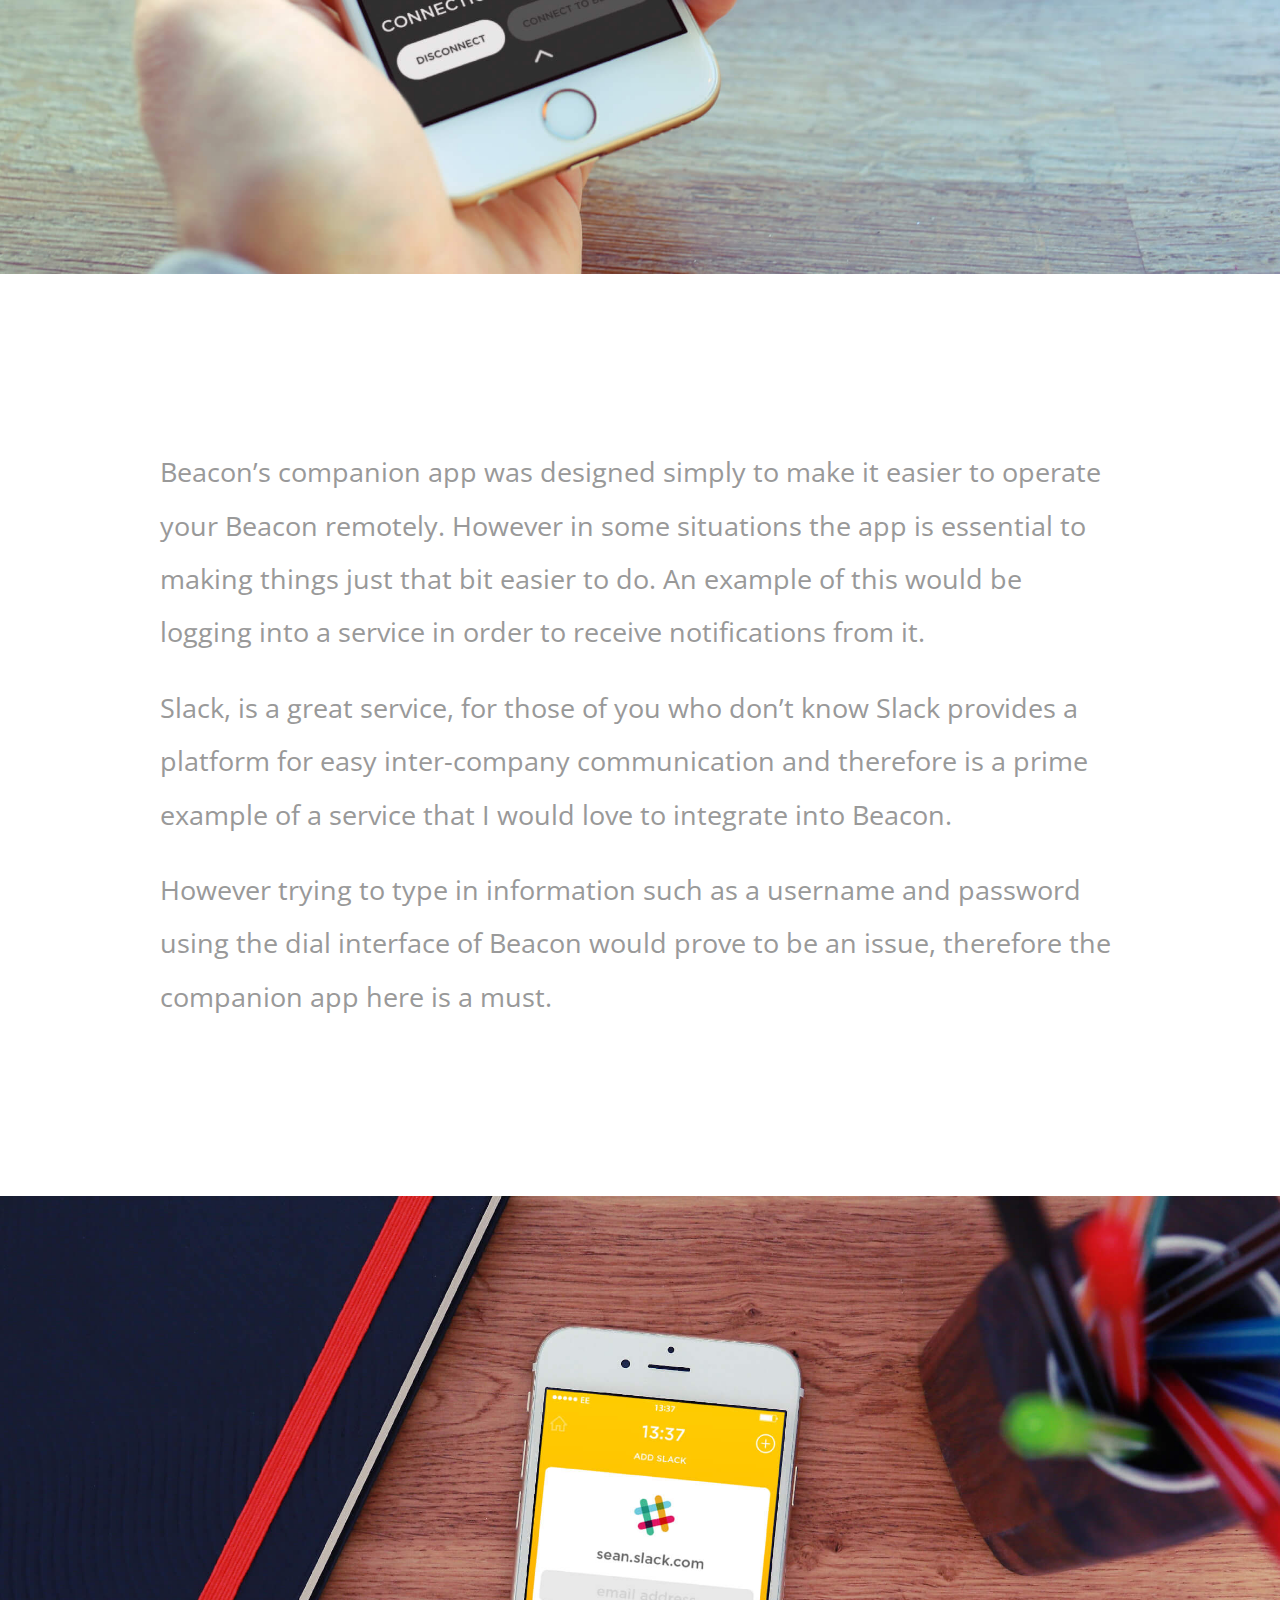
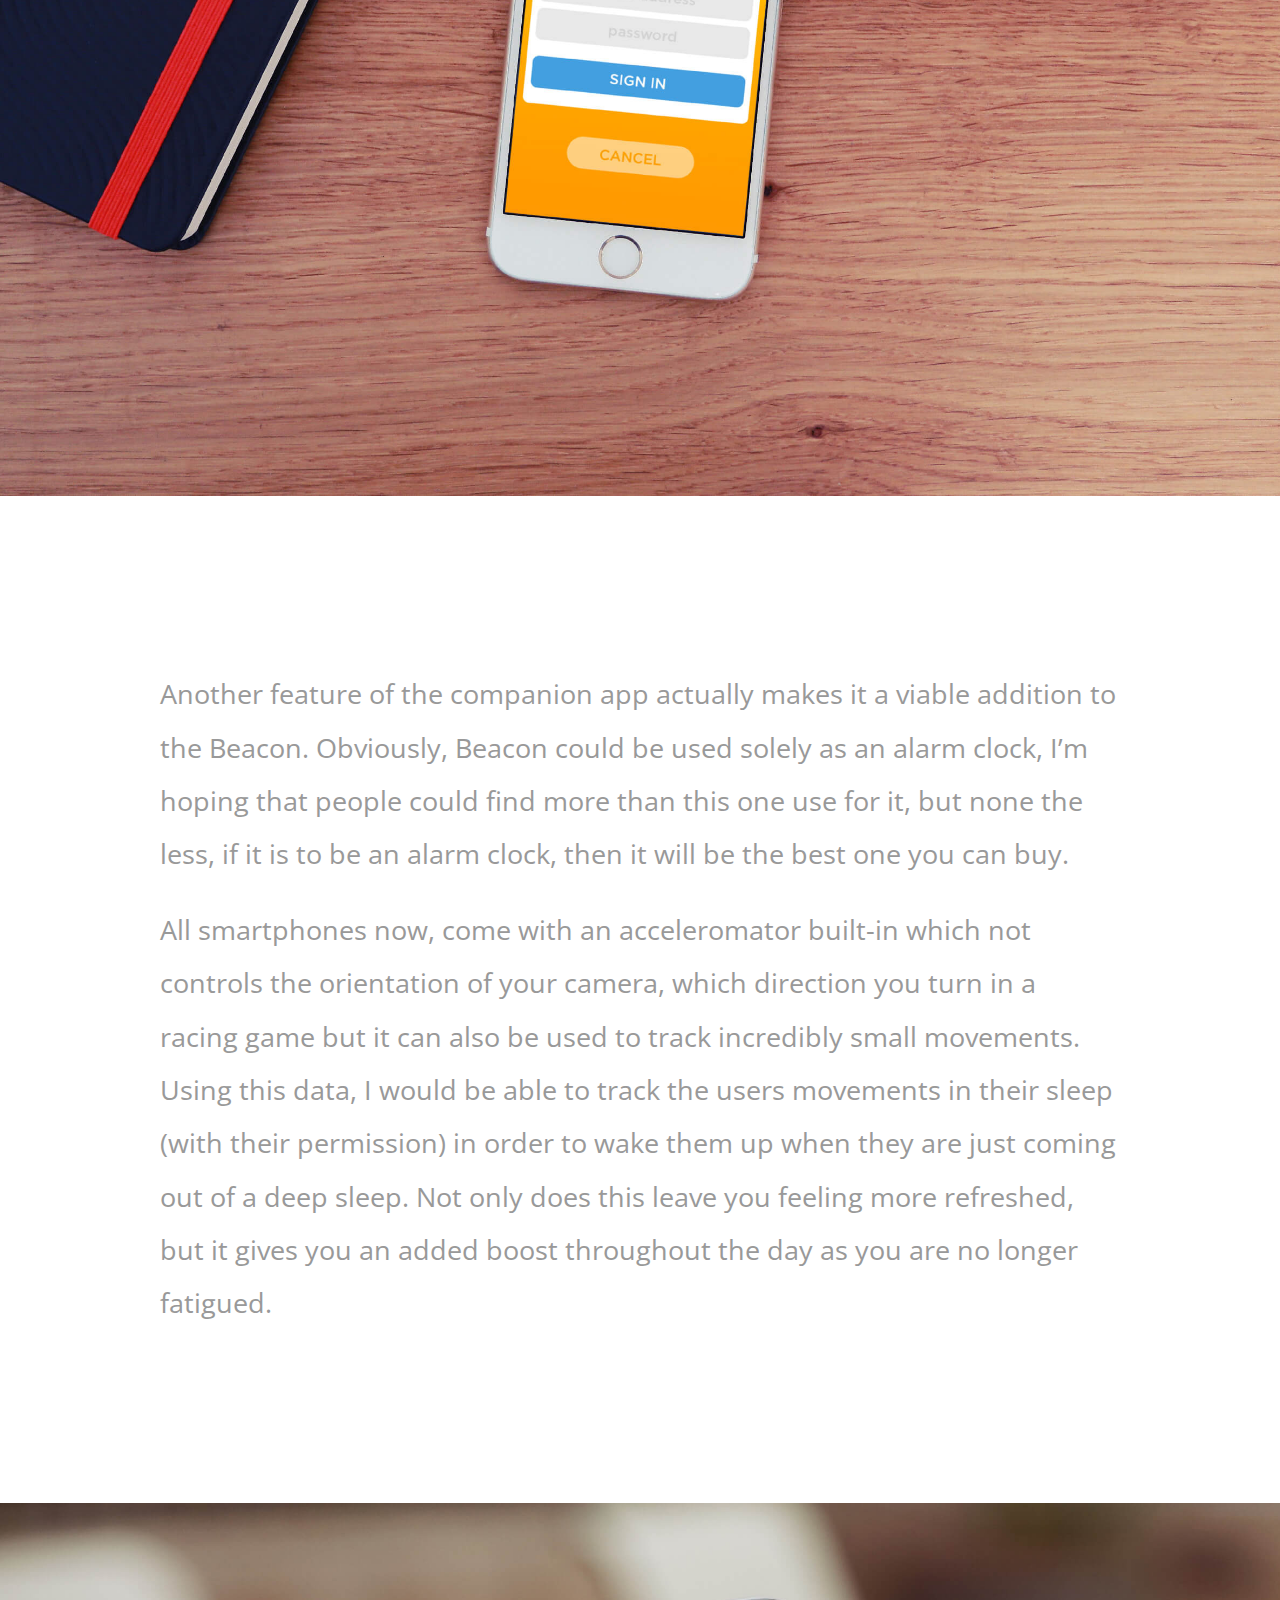
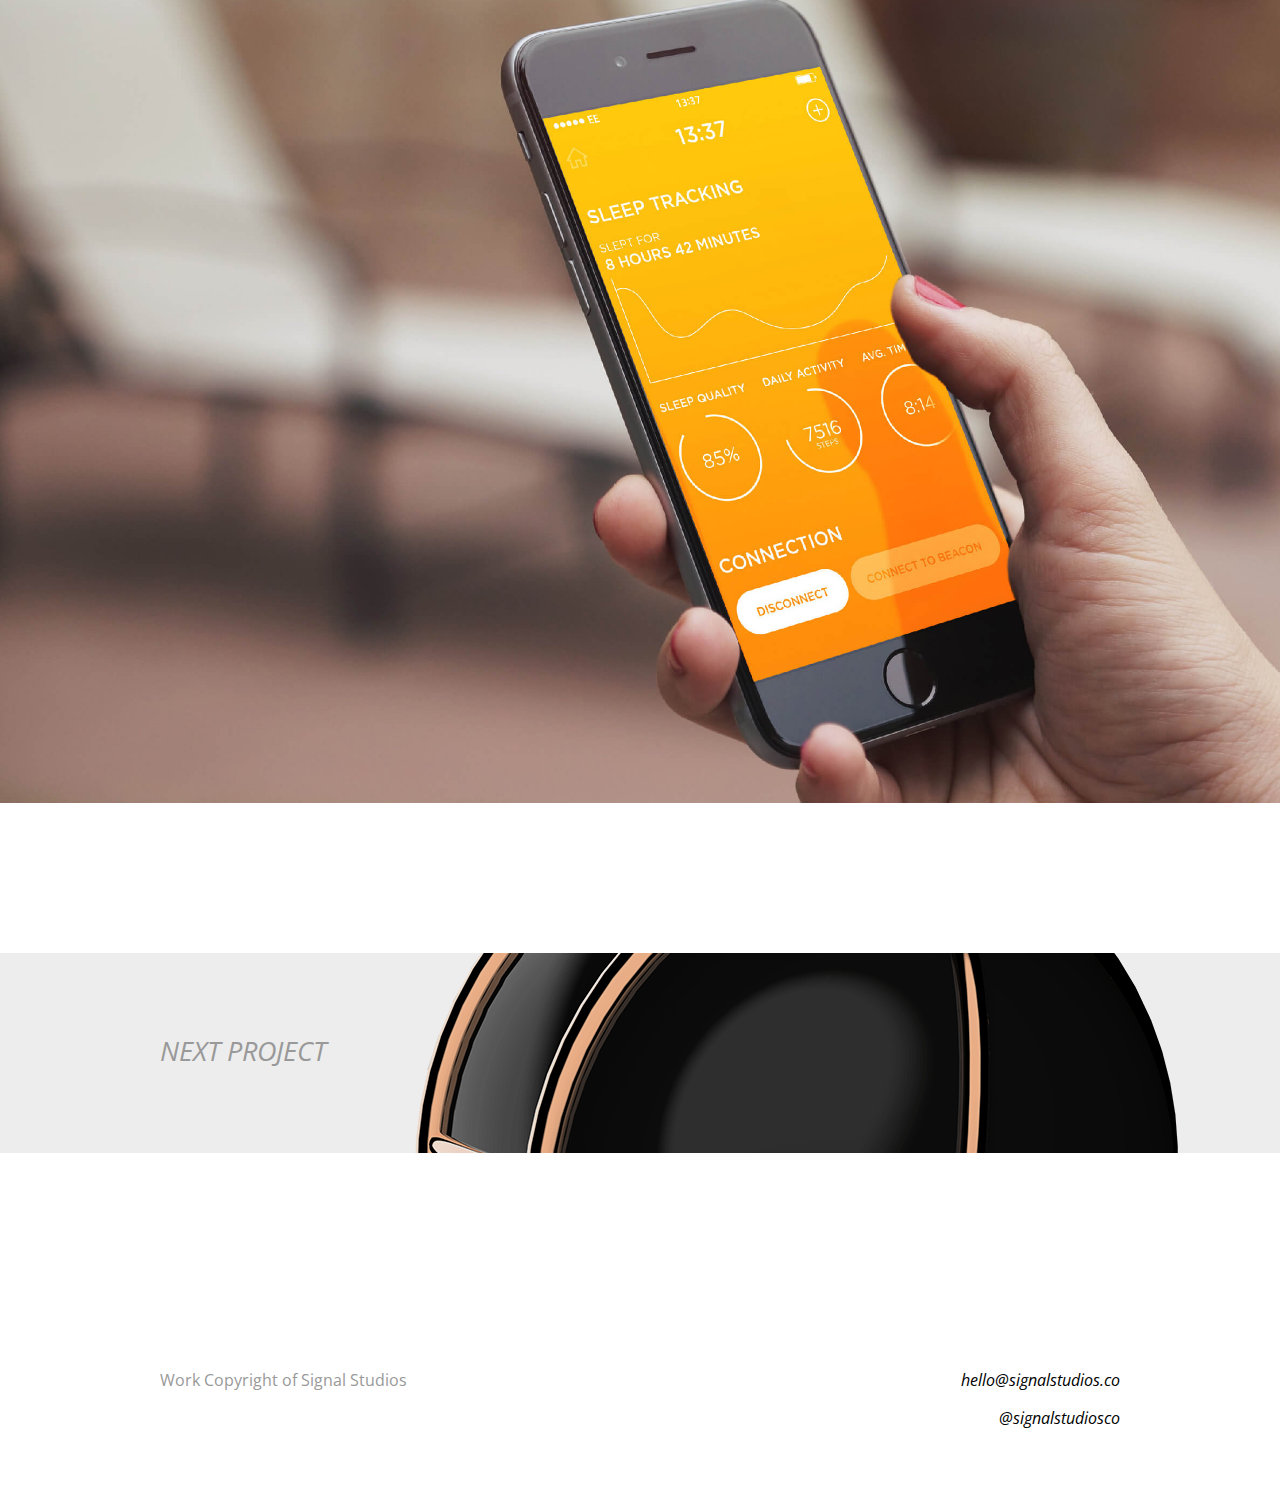
<file: signal/companion/index.html>
<!DOCTYPE html>
<html lang="en">
<head>
  <meta charset="utf-8">
  <meta http-equiv="x-ua-compatible" content="ie=edge">
  <title>Signal Studios</title>
  <link href='http://fonts.googleapis.com/css?family=Open+Sans:400italic,400,700' rel='stylesheet' type='text/css'>
  <link rel="stylesheet" href="../style.css">
  <link rel="stylesheet" href="./style.css">
</head>
<body>

<div class="grid-container">
<div class="grid-100">
  <a href="../"><img class="logo" src="../assets/logo.png"></a>
</div>
<div class="grid-100 text first">
<h1>Beacon’s companion app provides another way to connect.</h1>
<h2>Beacon can be split into two almost separate projects, both working to achieve the same goal. That goal is to simplify your connected lifestyle. If you haven’t read my other article about Beacon and wish to gain more information about the product then please click here.</h2>
</div>
</div>
<div class="image-1"></div>

<div class="grid-container">
<div class="grid-100 text">
<h2>The companion app for Beacon has had a considerable change in focus since it’s original conception. Initially, Beacon was going to literally act as a beacon and listen then display all the information given to it by the app itself. However I had a change of tact, and decided that Beacon would be the hub of information and you could use the companion app to compliment it.</h2>
</div>
</div>
<div class="image-2"></div>


<div class="grid-container">
<div class="grid-100 text">
<h2>Beacon’s companion app was designed simply to make it easier to operate your Beacon remotely. However in some situations the app is essential to making things just that bit easier to do. An example of this would be logging into a service in order to receive notifications from it. </h2>
<h2>Slack, is a great service, for those of you who don’t know Slack provides a platform for easy inter-company communication and therefore is a prime example of a service that I would love to integrate into Beacon.</h2>
<h2>However trying to type in information such as a username and password using the dial interface of Beacon would prove to be an issue, therefore the companion app here is a must.</h2>
</div>
</div>
<div class="image-3"></div>

<div class="grid-container">
<div class="grid-100 text">
<h2>Another feature of the companion app actually makes it a viable addition to the Beacon. Obviously, Beacon could be used solely as an alarm clock, I’m hoping that people could find more than this one use for it, but none the less, if it is to be an alarm clock, then it will be the best one you can buy.</h2>
<h2>All smartphones now, come with an acceleromator built-in which not controls the orientation of your camera, which direction you turn in a racing game but it can also be used to track incredibly small movements. Using this data, I would be able to track the users movements in their sleep (with their permission) in order to wake them up when they are just coming out of a deep sleep. Not only does this leave you feeling more refreshed, but it gives you an added boost throughout the day as you are no longer fatigued.</h2>
</div>
</div>

<div class="image-4"></div>


<div class="next">
<a href="../spotlight">
  <div class="grid-container">
    <div class="grid-50">
      <i><h2>NEXT PROJECT</h2></i>
    </div>
  </div>
</a>
</div>



<div class="grid-container">
<div class="footer">
  <div class="left">
    <p>Work Copyright of Signal Studios</p>
  </div>
  <div class="right contact">
    <p><a href="mailto:hello@signalstudios.co">hello@signalstudios.co</a></p>
    <p><a href="http://www.twitter.com/signalstudiosco">@signalstudiosco</a></p>
  </div>
</div>
</div>



</body>
</html>
</file>
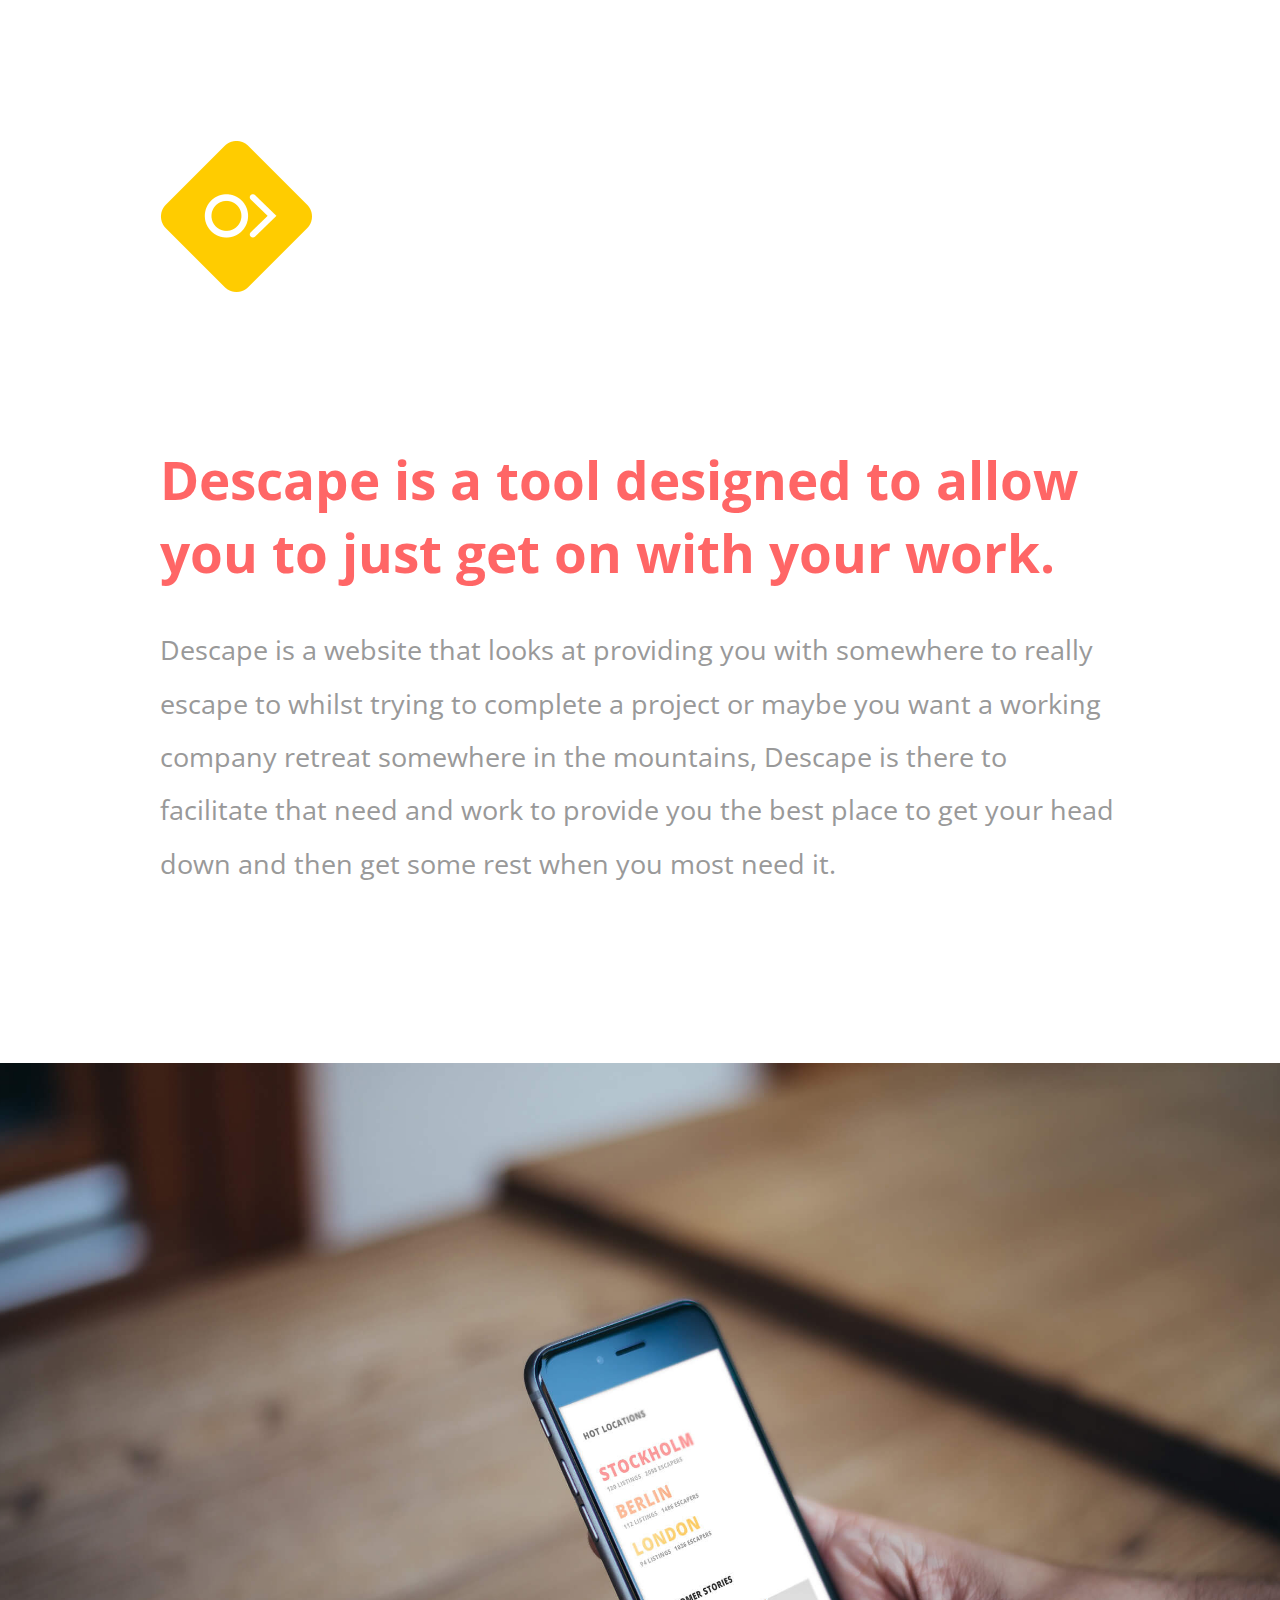
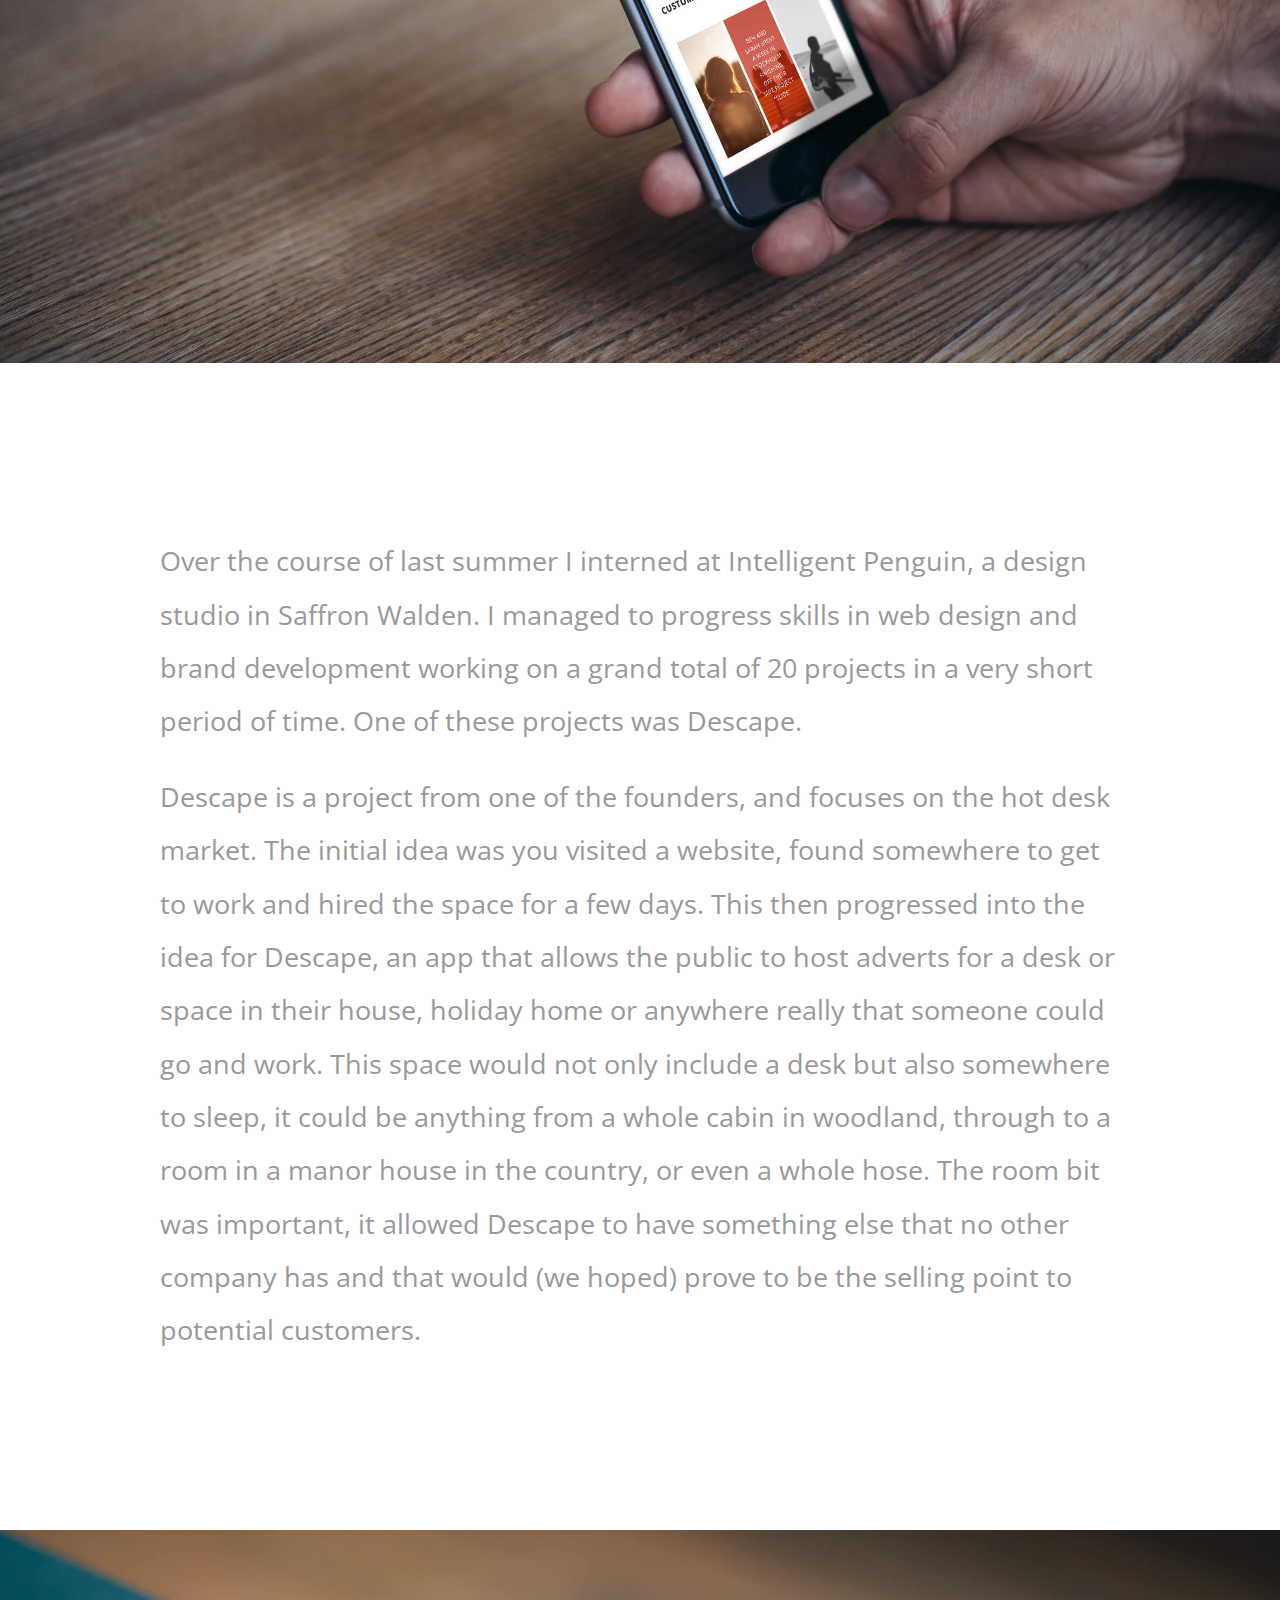
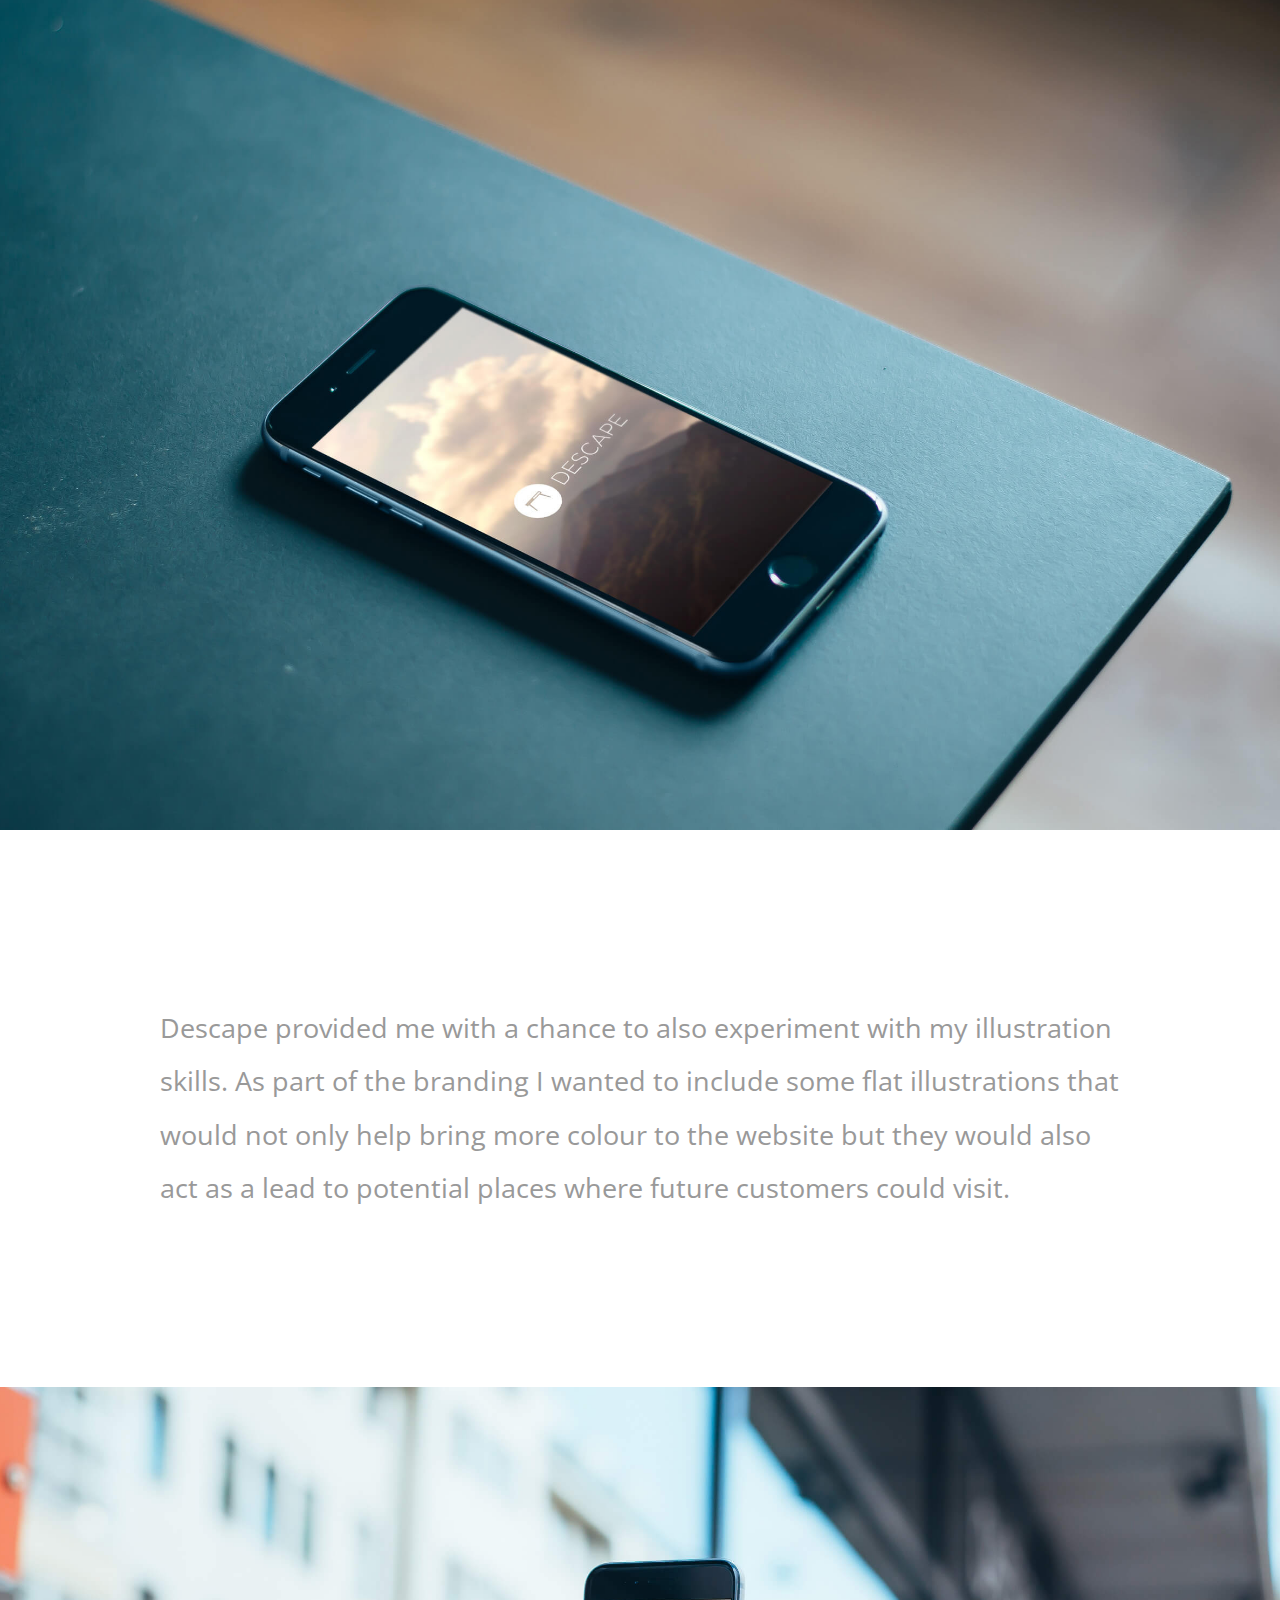
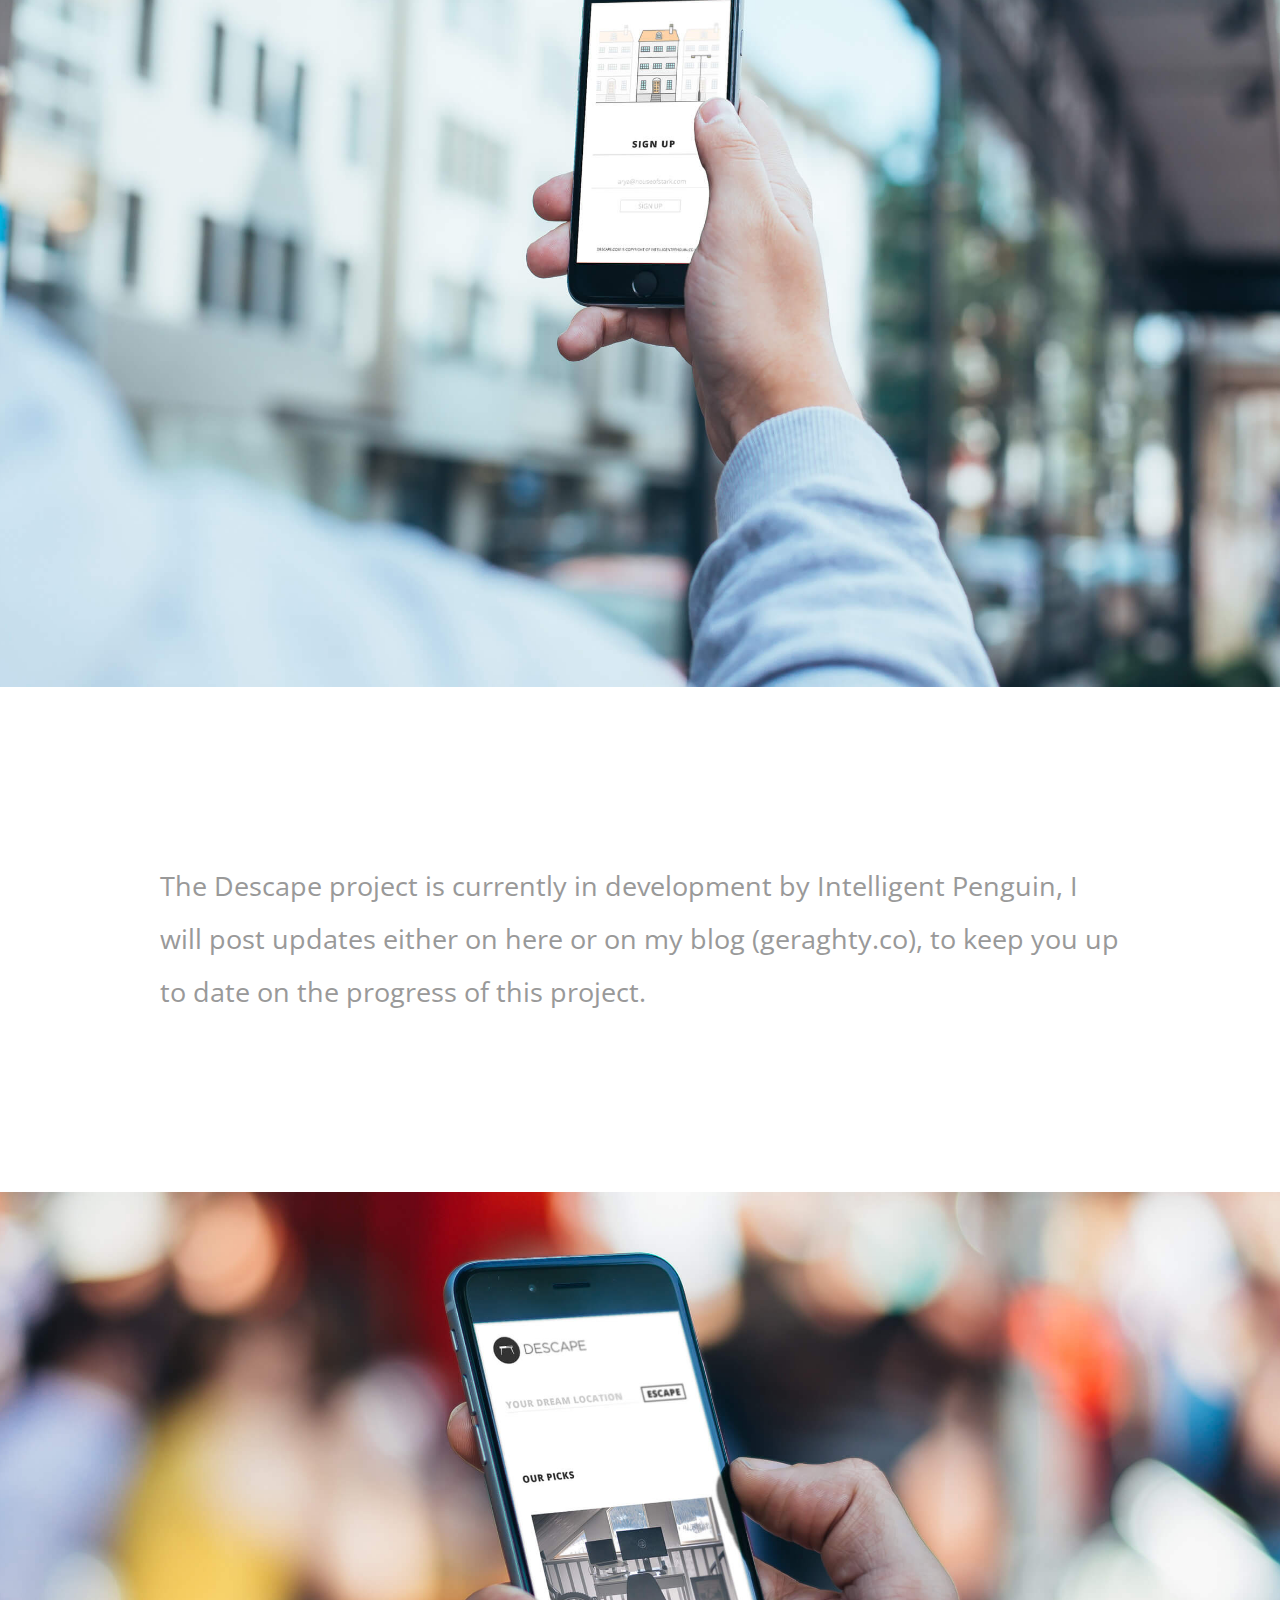
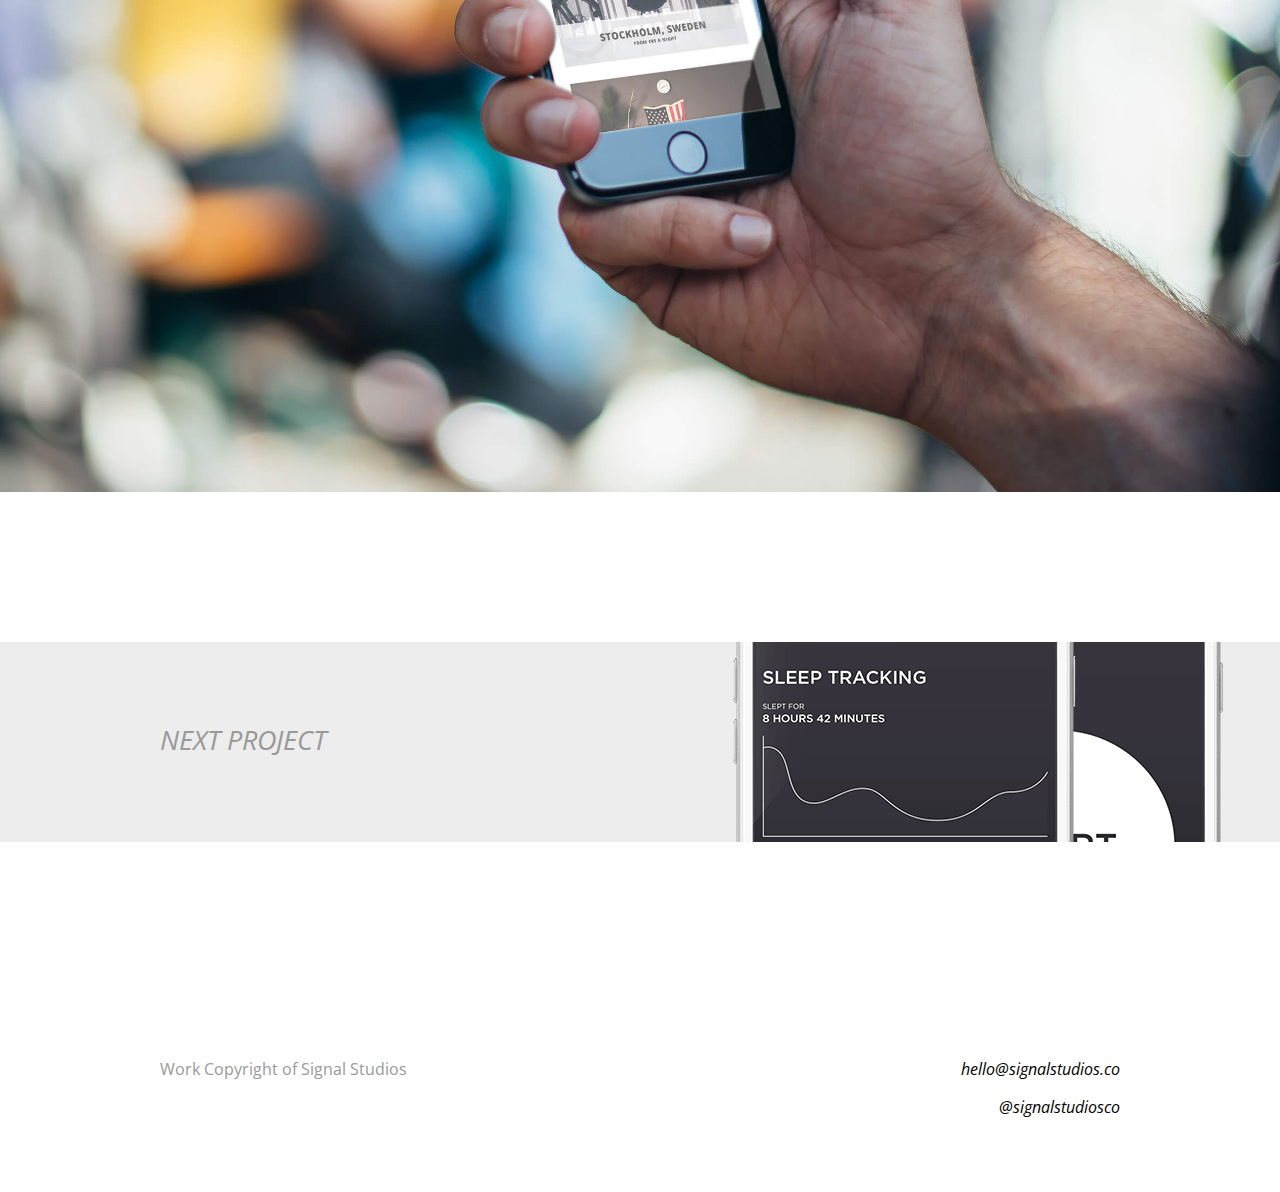
<file: signal/descape/index.html>
<!DOCTYPE html>
<html lang="en">
<head>
  <meta charset="utf-8">
  <meta http-equiv="x-ua-compatible" content="ie=edge">
  <title>Signal Studios</title>
  <link href='http://fonts.googleapis.com/css?family=Open+Sans:400italic,400,700' rel='stylesheet' type='text/css'>
  <link rel="stylesheet" href="../style.css">
  <link rel="stylesheet" href="./style.css">
</head>
<body>

<div class="grid-container">
<div class="grid-100">
  <a href="../"><img class="logo" src="../assets/logo.png"></a>
</div>
<div class="grid-100 text first">
<h1>Descape is a tool designed to allow you to just get on with your work.</h1>
<h2>Descape is a website that looks at providing you with somewhere to really escape to whilst trying to complete a project or maybe you want a working company retreat somewhere in the mountains, Descape is there to facilitate that need and work to provide you the best place to get your head down and then get some rest when you most need it.</h2>
</div>
</div>
<div class="image-1"></div>

<div class="grid-container">
<div class="grid-100 text">
<h2>Over the course of last summer I interned at Intelligent Penguin, a design studio in Saffron Walden. I managed to progress skills in web design and brand development working on a grand total of 20 projects in a very short period of time. One of these projects was Descape.</h2>
<h2>Descape is a project from one of the founders, and focuses on the hot desk market. The initial idea was you visited a website, found somewhere to get to work and hired the space for a few days. This then progressed into the idea for Descape, an app that allows the public to host adverts for a desk or space in their house, holiday home or anywhere really that someone could go and work. This space would not only include a desk but also somewhere to sleep, it could be anything from a whole cabin in woodland, through to a room in a manor house in the country, or even a whole hose. The room bit was important, it allowed Descape to have something else that no other company has and that would (we hoped) prove to be the selling point to potential customers.</h2>
</div>
</div>
<div class="image-2"></div>


<div class="grid-container">
<div class="grid-100 text">
<h2>Descape provided me with a chance to also experiment with my illustration skills. As part of the branding I wanted to include some flat illustrations that would not only help bring more colour to the website but they would also act as a lead to potential places where future customers could visit.</h2>
</div>
</div>
<div class="image-3"></div>

<div class="grid-container">
<div class="grid-100 text">
<h2>The Descape project is currently in development by Intelligent Penguin, I will post updates either on here or on my blog (geraghty.co), to keep you up to date on the progress of this project.</h2>
</div>
</div>
<div class="image-4"></div>


<div class="next">
<a href="../companion">
  <div class="grid-container">
    <div class="grid-50">
      <i><h2>NEXT PROJECT</h2></i>
    </div>
  </div>
</a>
</div>



<div class="grid-container">
<div class="footer">
  <div class="left">
    <p>Work Copyright of Signal Studios</p>
  </div>
  <div class="right contact">
    <p><a href="mailto:hello@signalstudios.co">hello@signalstudios.co</a></p>
    <p><a href="http://www.twitter.com/signalstudiosco">@signalstudiosco</a></p>
  </div>
</div>
</div>



</body>
</html>
</file>
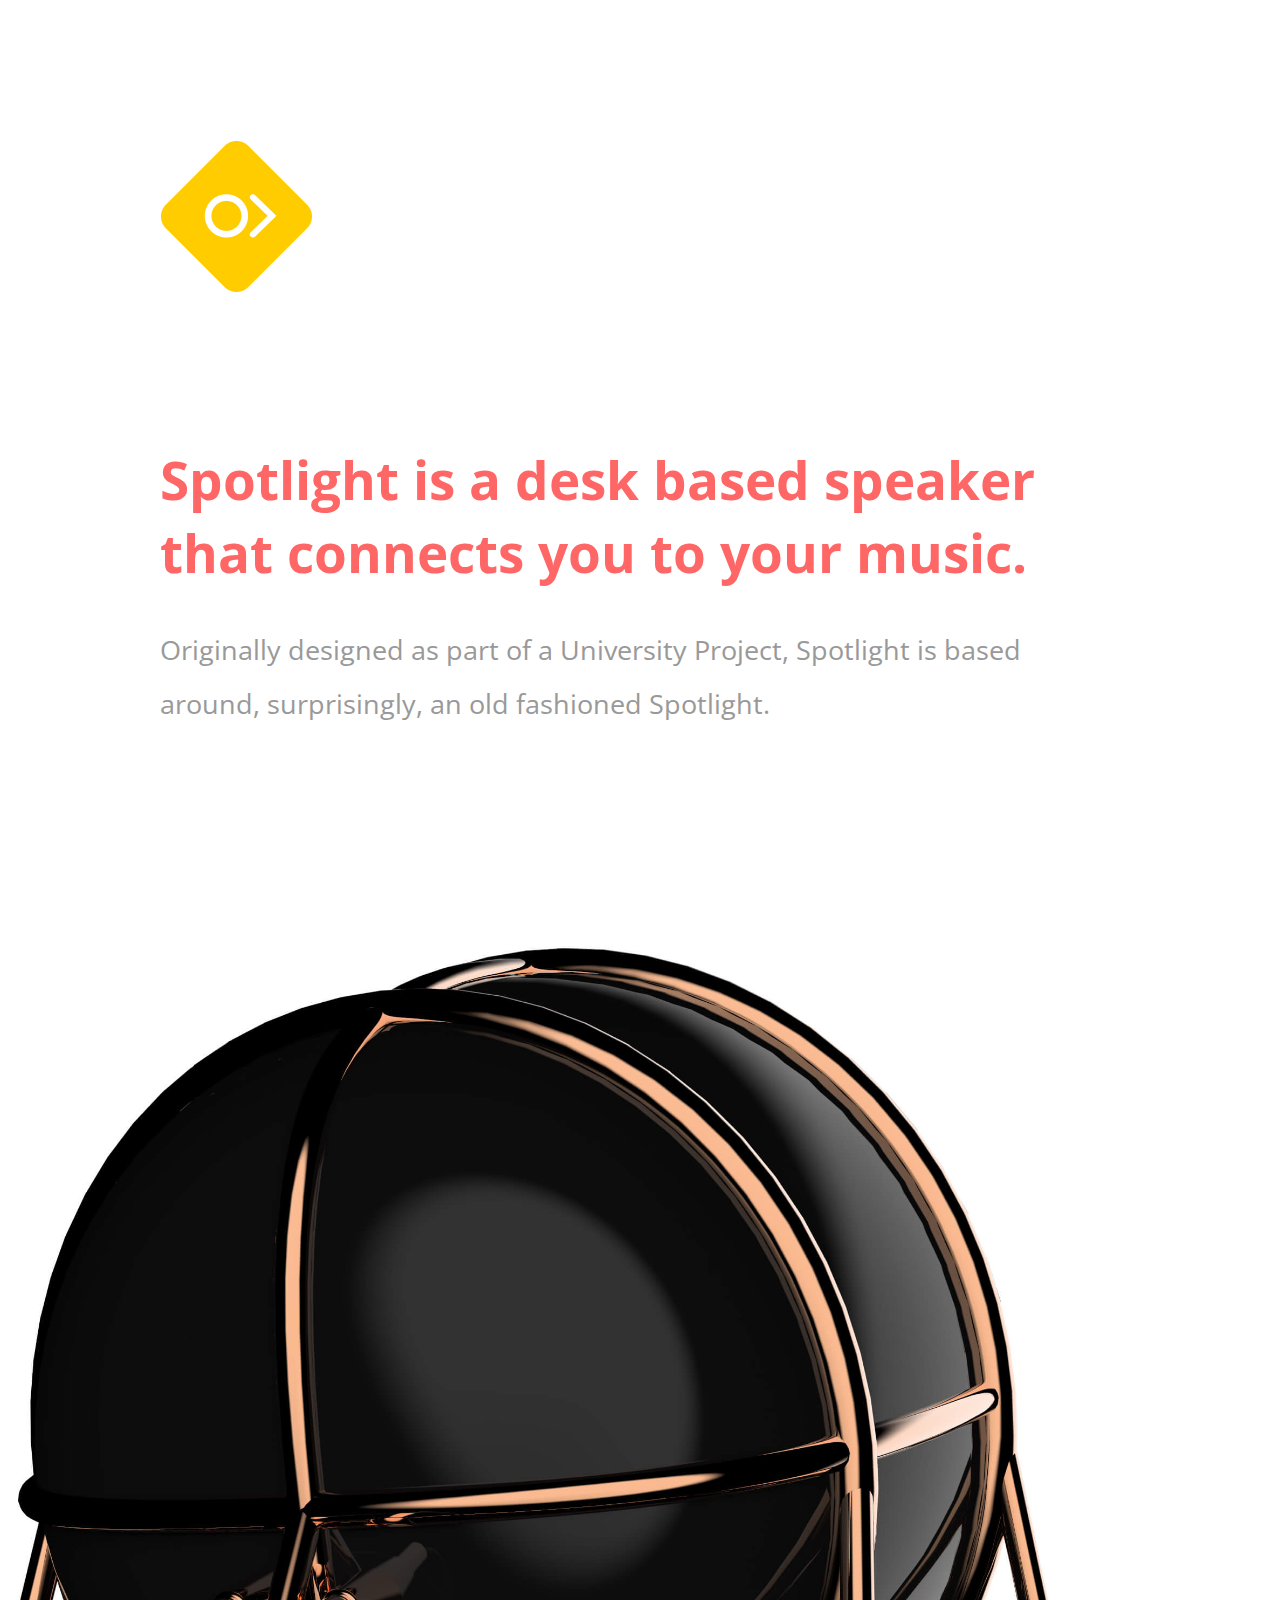
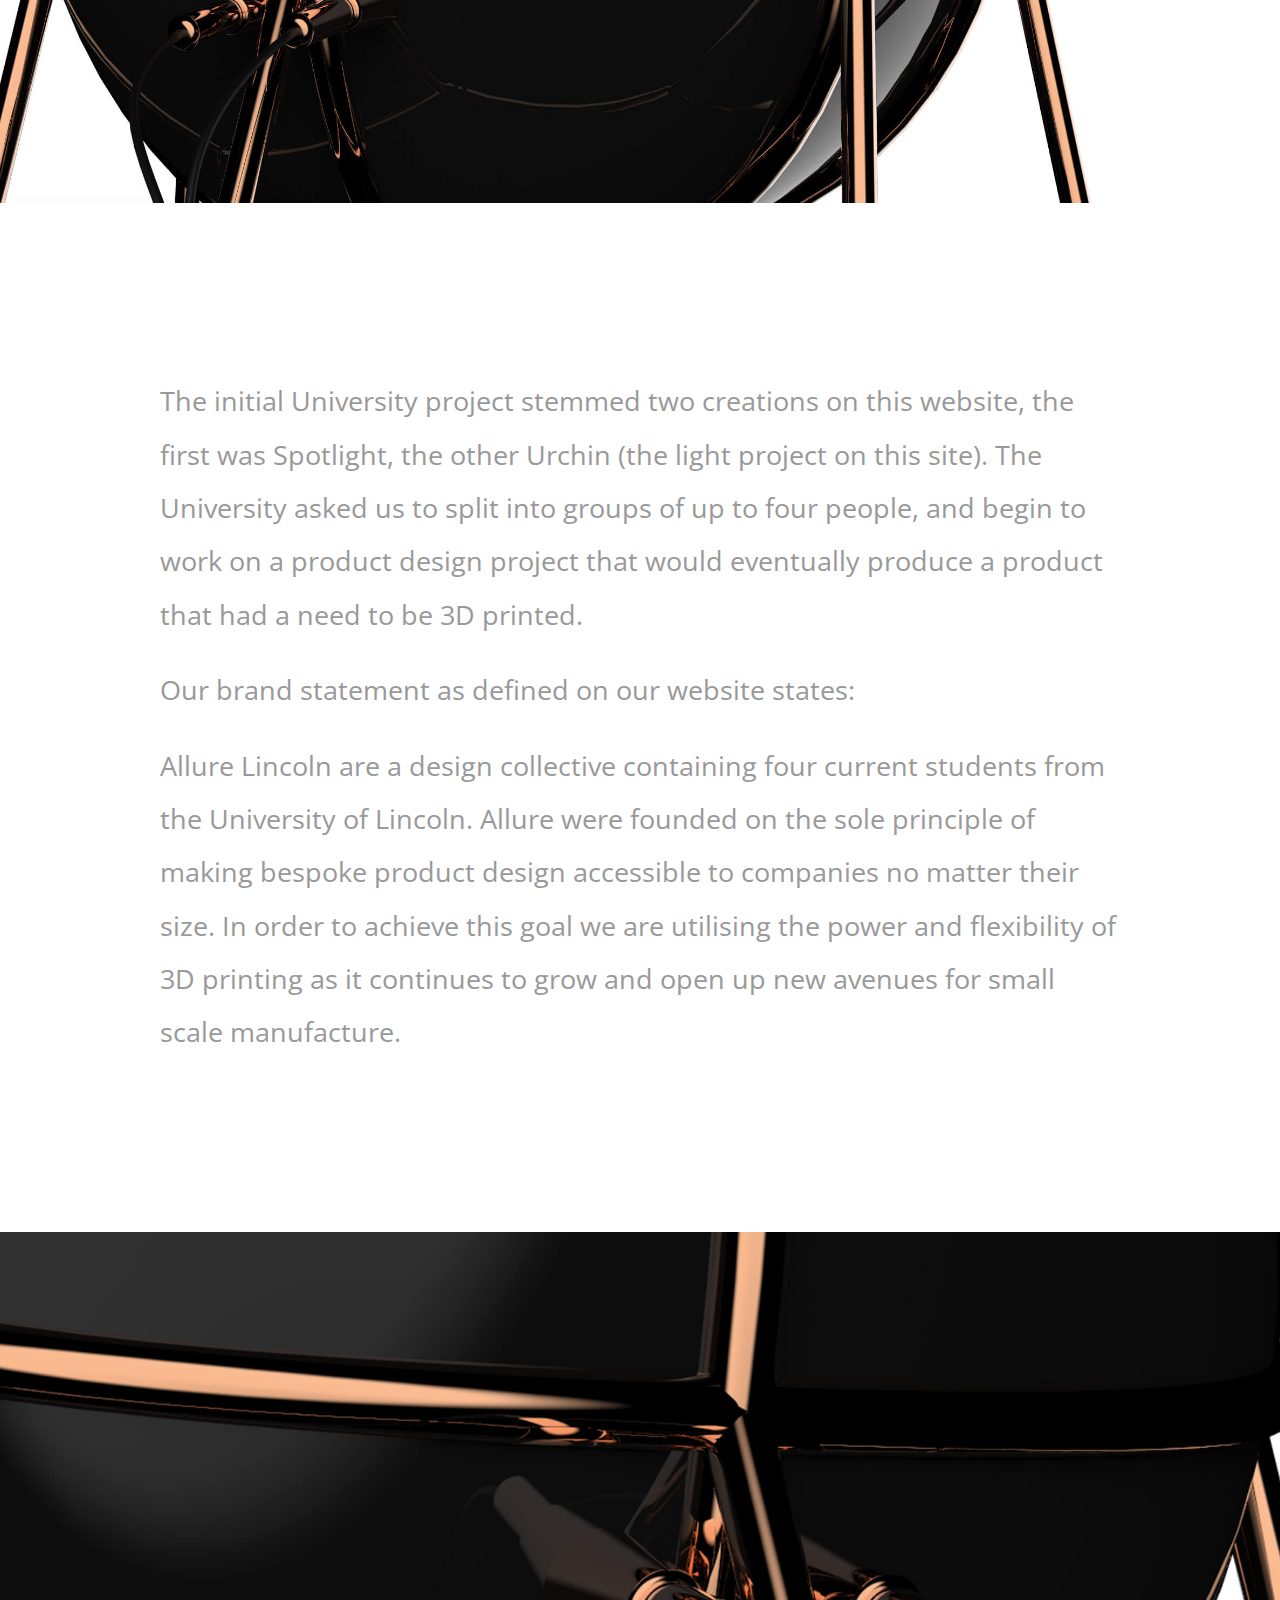
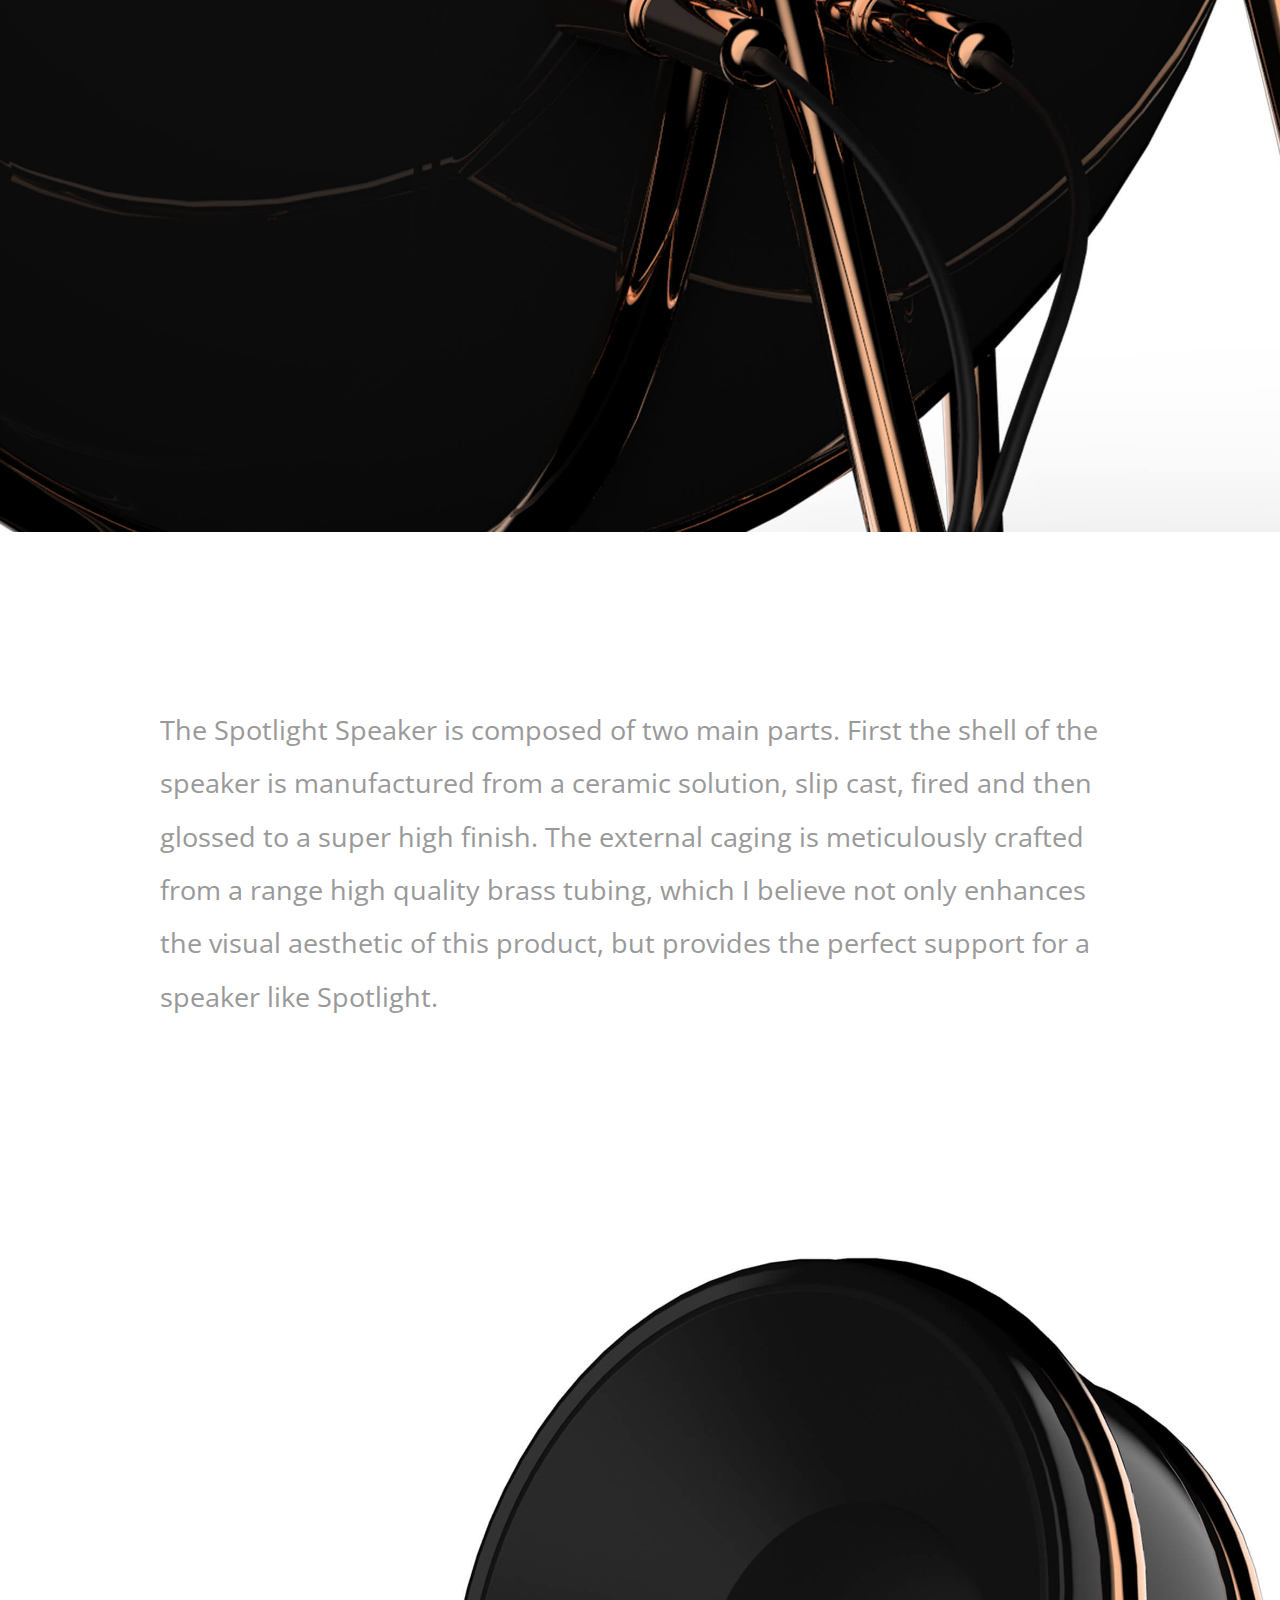
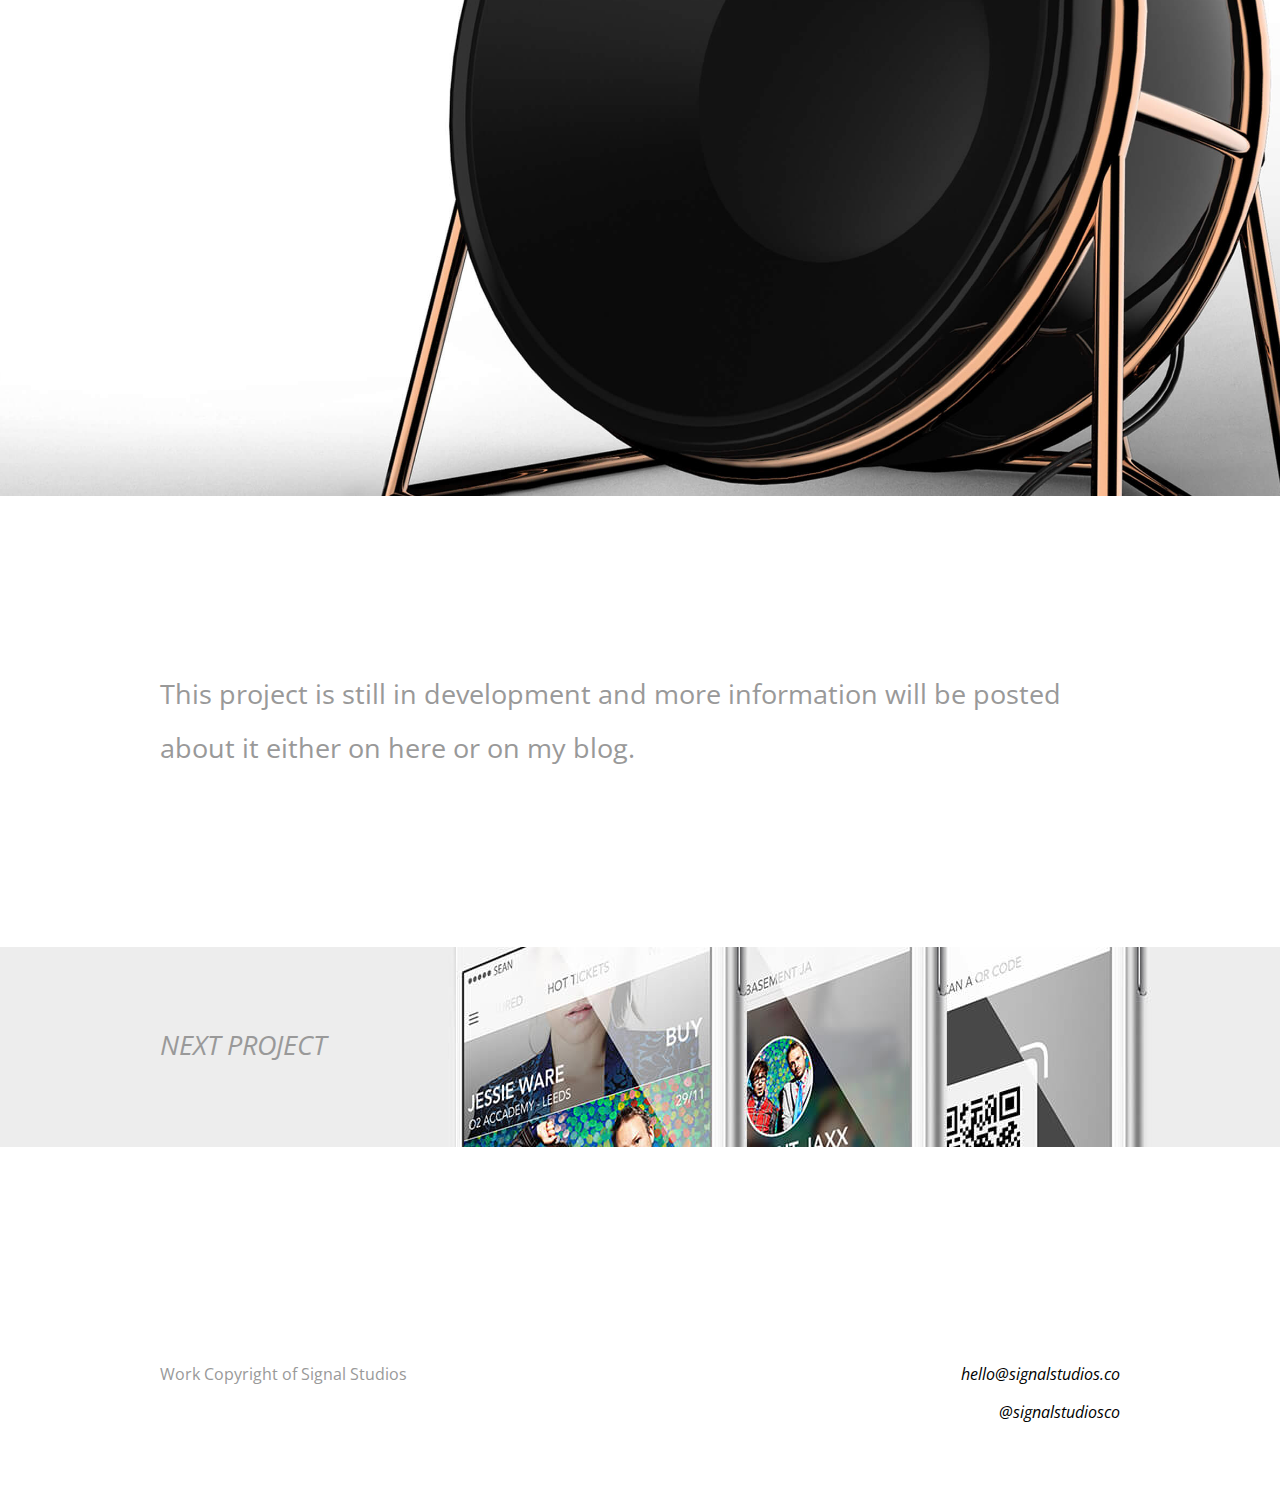
<file: signal/spotlight/index.html>
<!DOCTYPE html>
<html lang="en">
<head>
  <meta charset="utf-8">
  <meta http-equiv="x-ua-compatible" content="ie=edge">
  <title>Signal Studios</title>
  <link href='http://fonts.googleapis.com/css?family=Open+Sans:400italic,400,700' rel='stylesheet' type='text/css'>
  <link rel="stylesheet" href="../style.css">
  <link rel="stylesheet" href="./style.css">
</head>
<body>

<div class="grid-container">
<div class="grid-100">
  <a href="../"><img class="logo" src="../assets/logo.png"></a>
</div>
<div class="grid-100 text first">
<h1>Spotlight is a desk based speaker that connects you to your music.</h1>
<h2>Originally designed as part of a University Project, Spotlight is based around, surprisingly, an old fashioned Spotlight.</h2>
</div>
</div>
<div class="image-1"></div>

<div class="grid-container">
<div class="grid-100 text">
<h2>The initial University project stemmed two creations on this website, the first was Spotlight, the other Urchin (the light project on this site). The University asked us to split into groups of up to four people, and begin to work on a product design project that would eventually produce a product that had a need to be 3D printed.</h2>
<h2>Our brand statement as defined on our website states:</h2>
<h2>Allure Lincoln are a design collective containing four current students from the University of Lincoln. Allure were founded on the sole principle of making bespoke product design accessible to companies no matter their size. In order to achieve this goal we are utilising the power and flexibility of 3D printing as it continues to grow and open up new avenues for small scale manufacture.</h2>
</div>
</div>
<div class="image-2"></div>


<div class="grid-container">
<div class="grid-100 text">
<h2>The Spotlight Speaker is composed of two main parts. First the shell of the speaker is manufactured from a ceramic solution, slip cast, fired and then glossed to a super high finish. The external caging is meticulously crafted from a range high quality brass tubing, which I believe not only enhances the visual aesthetic of this product, but provides the perfect support for a speaker like Spotlight.</h2>
</div>
</div>
<div class="image-3"></div>

<div class="grid-container">
<div class="grid-100 text">
<h2>This project is still in development and more information will be posted about it either on here or on my blog.</h2>
</div>
</div>


<div class="next">
<a href="../ticketarena">
  <div class="grid-container">
    <div class="grid-50">
      <i><h2>NEXT PROJECT</h2></i>
    </div>
  </div>
</a>
</div>



<div class="grid-container">
<div class="footer">
  <div class="left">
    <p>Work Copyright of Signal Studios</p>
  </div>
  <div class="right contact">
    <p><a href="mailto:hello@signalstudios.co">hello@signalstudios.co</a></p>
    <p><a href="http://www.twitter.com/signalstudiosco">@signalstudiosco</a></p>
  </div>
</div>
</div>



</body>
</html>
</file>
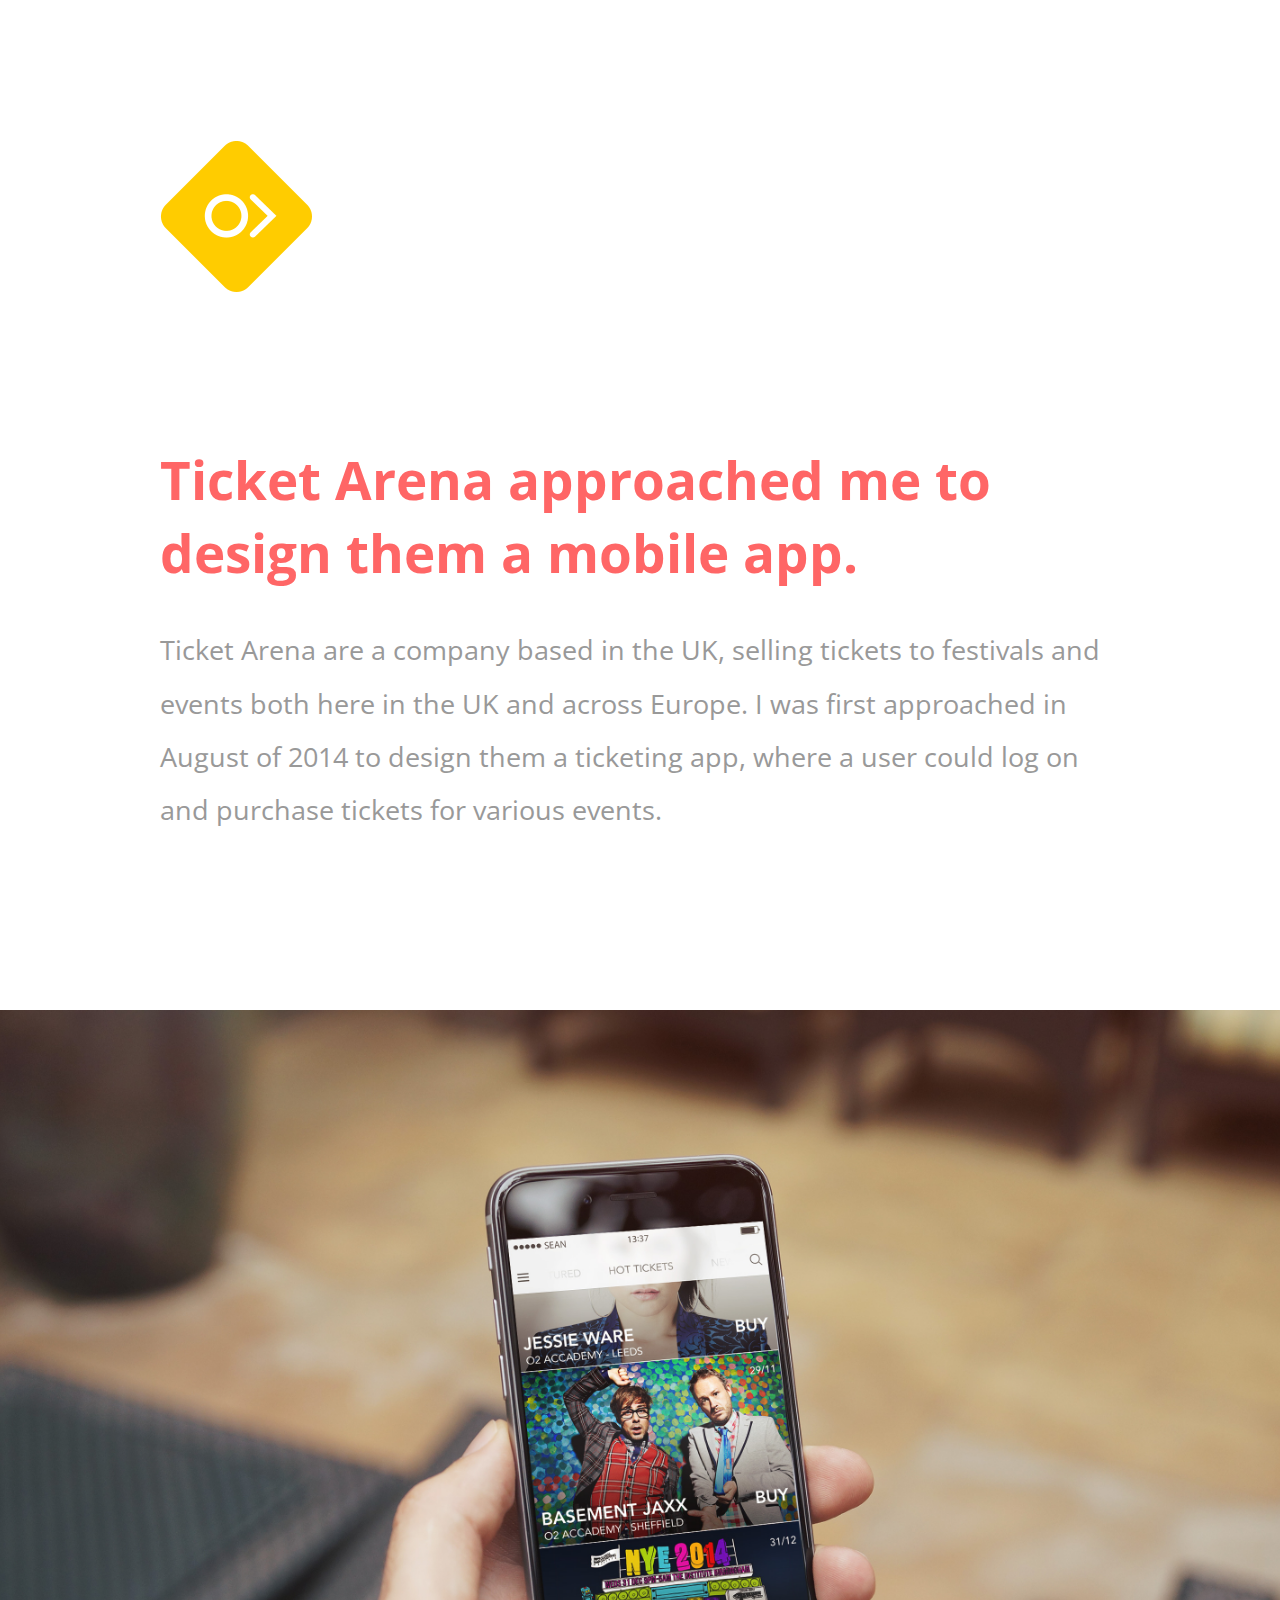
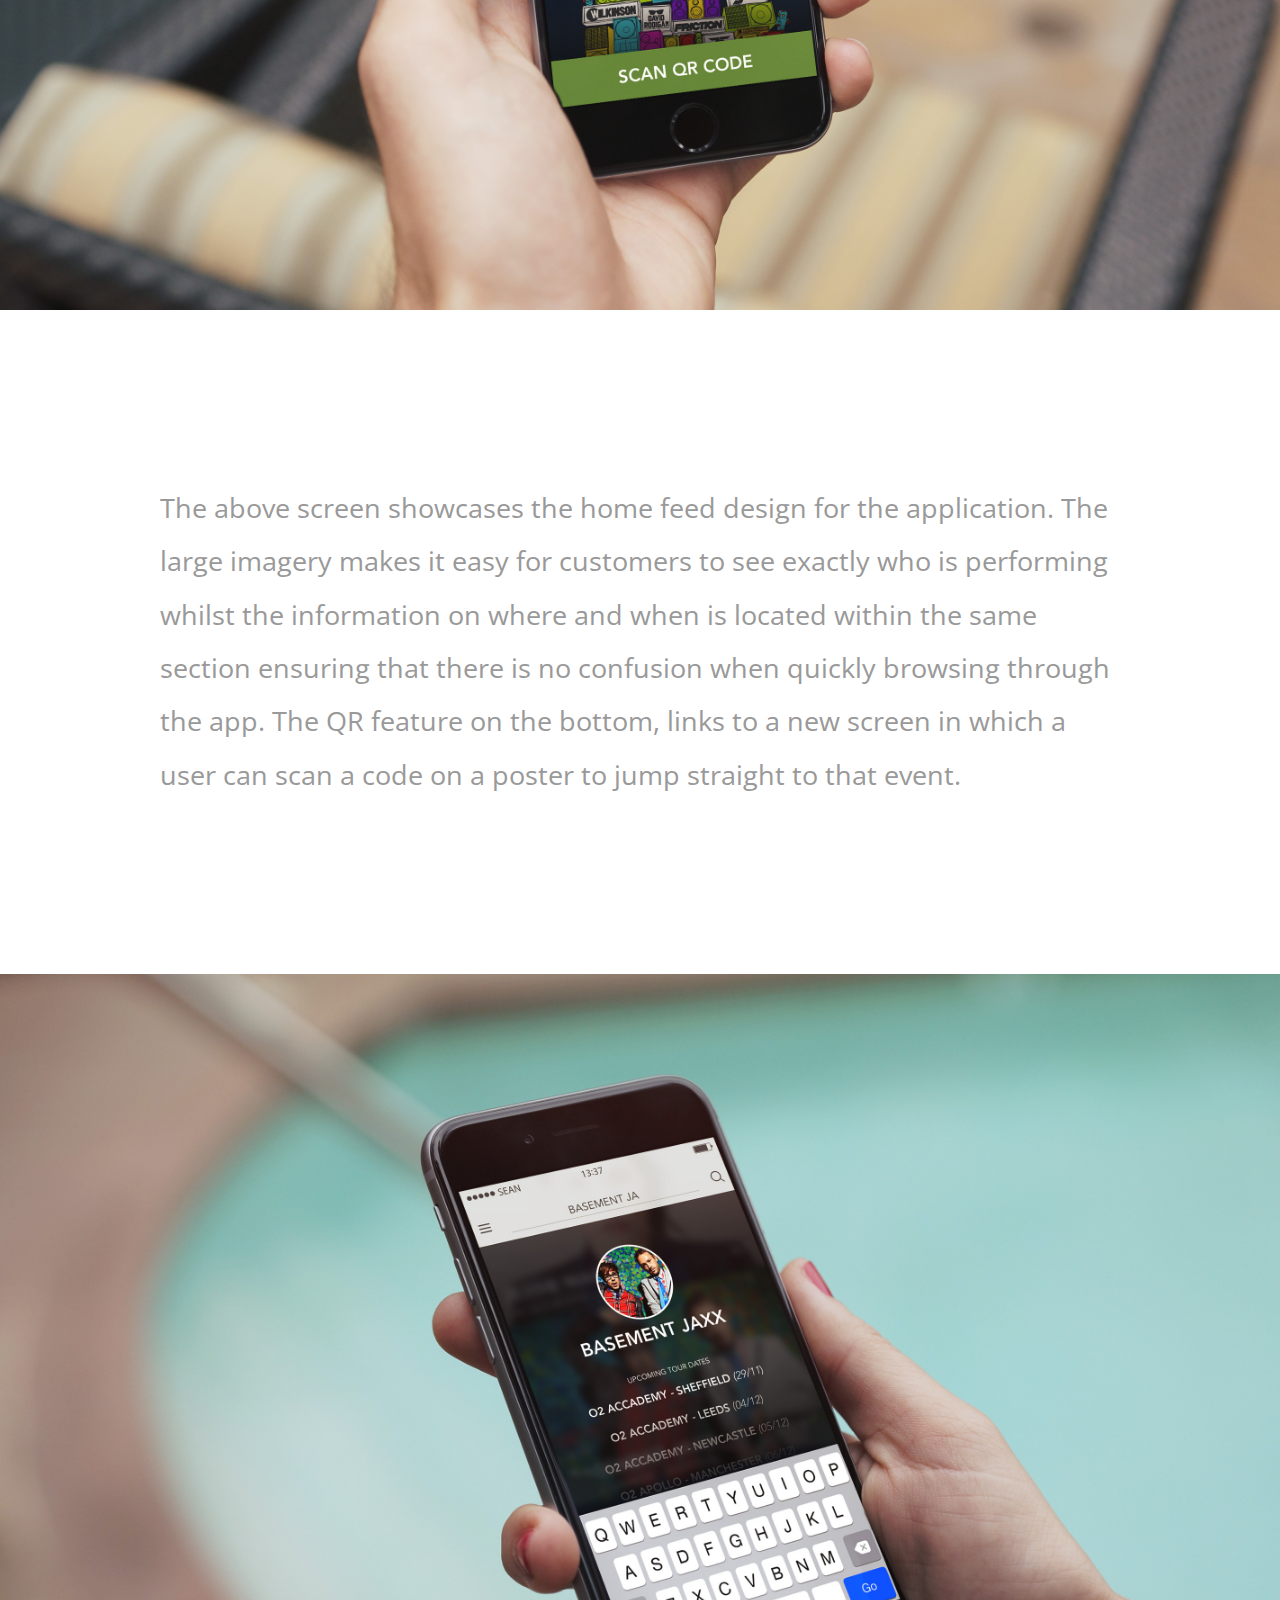
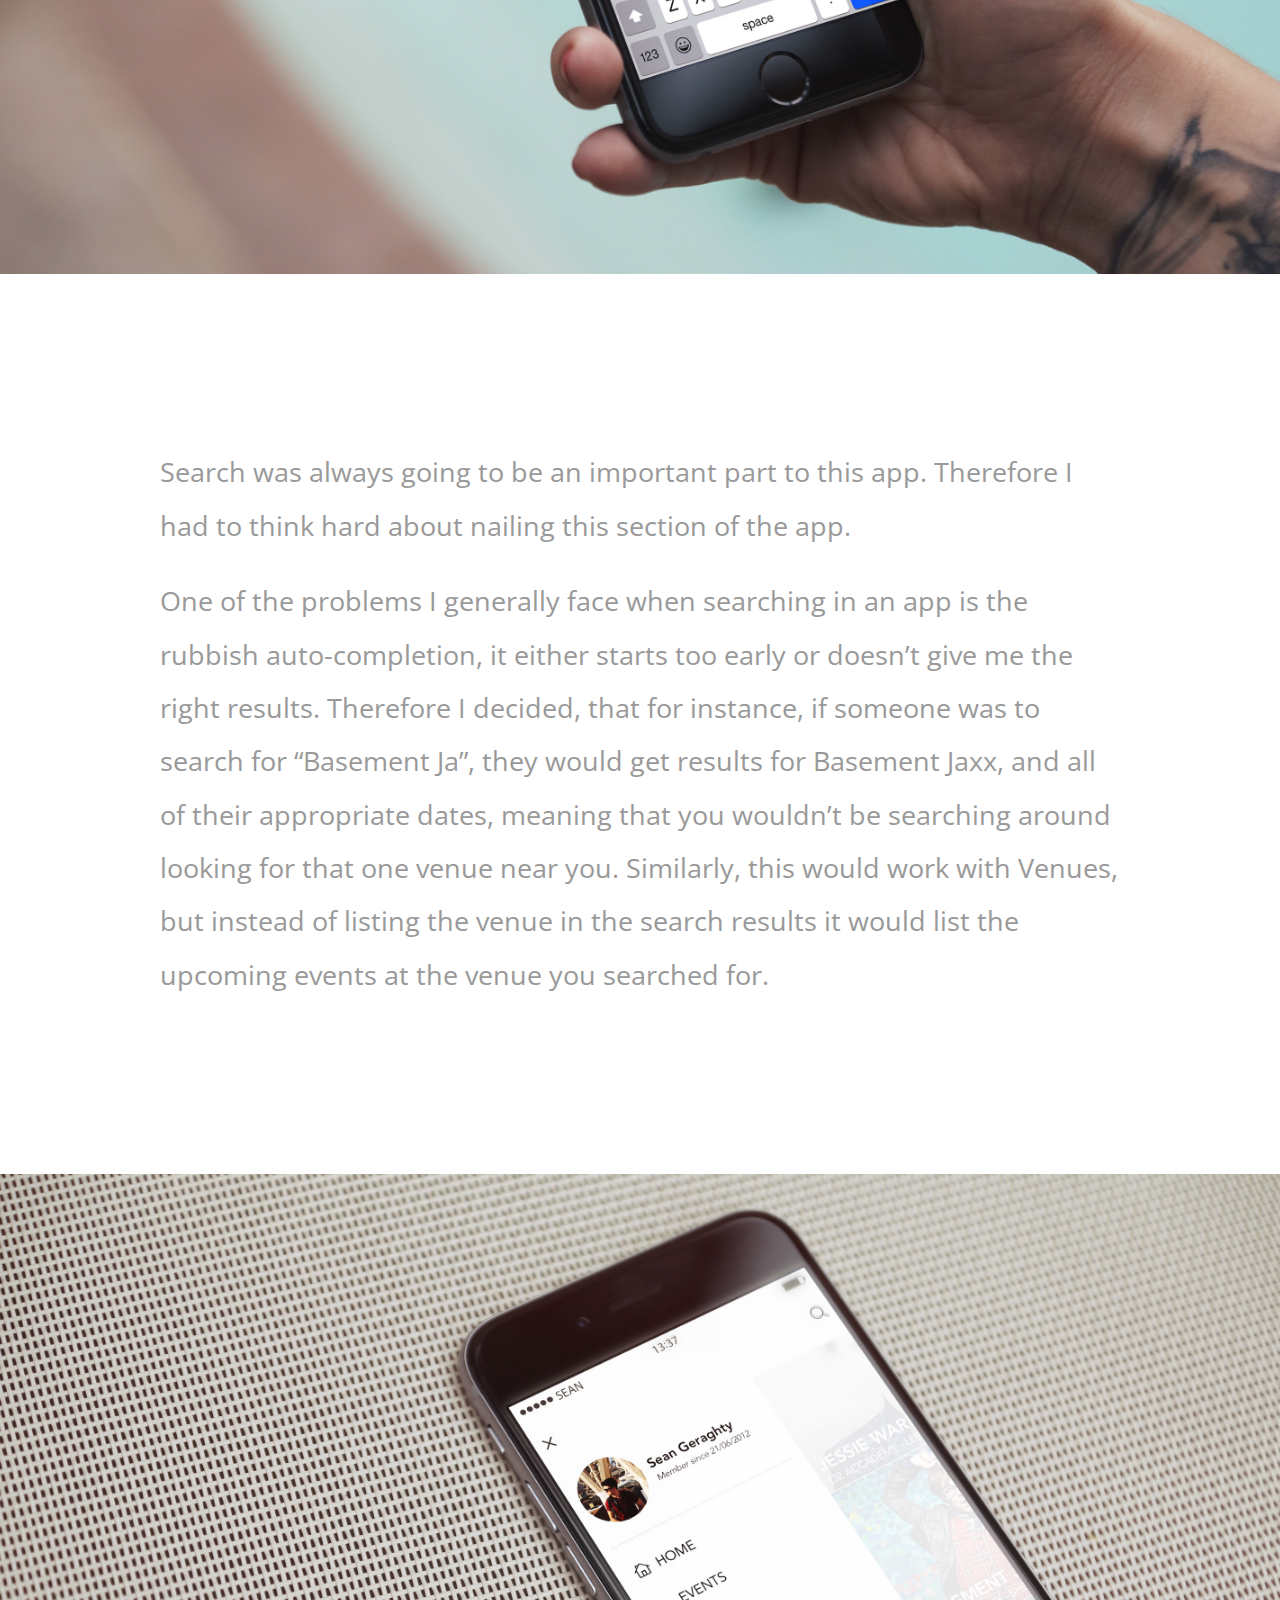
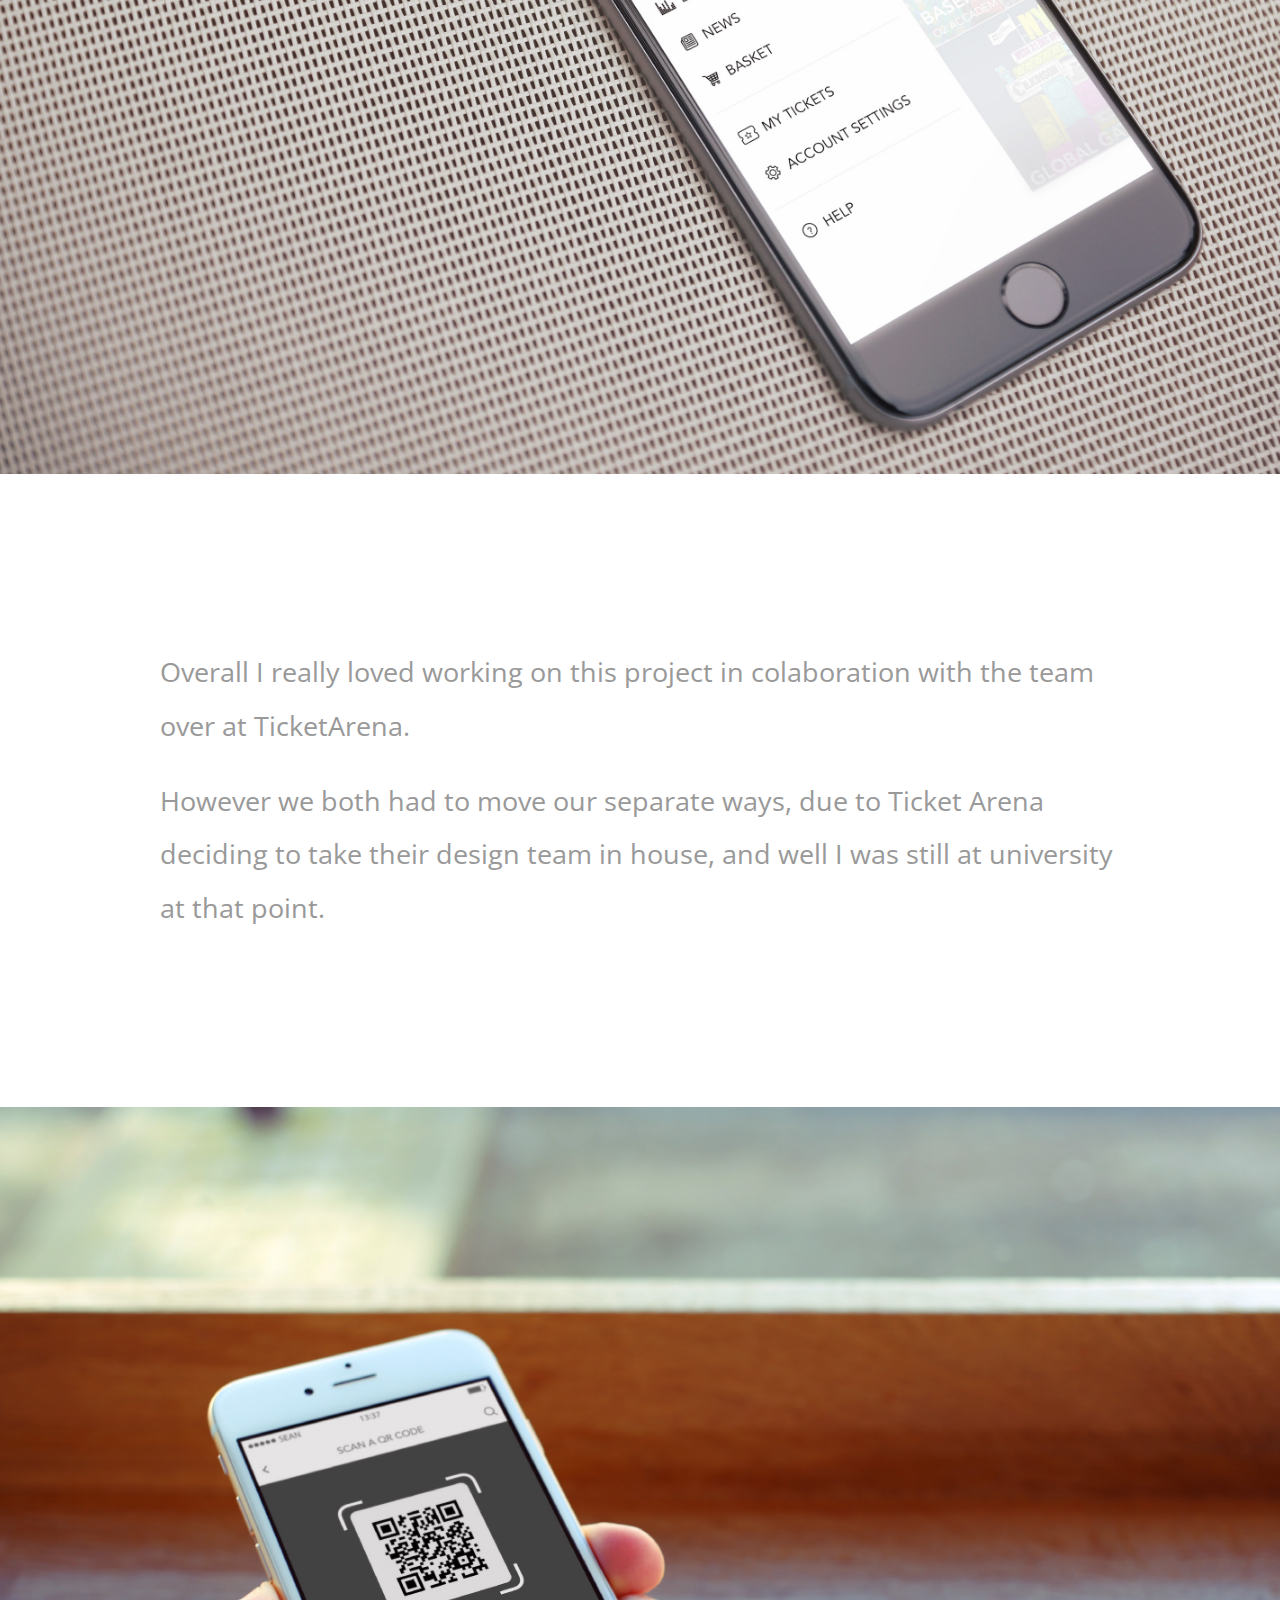
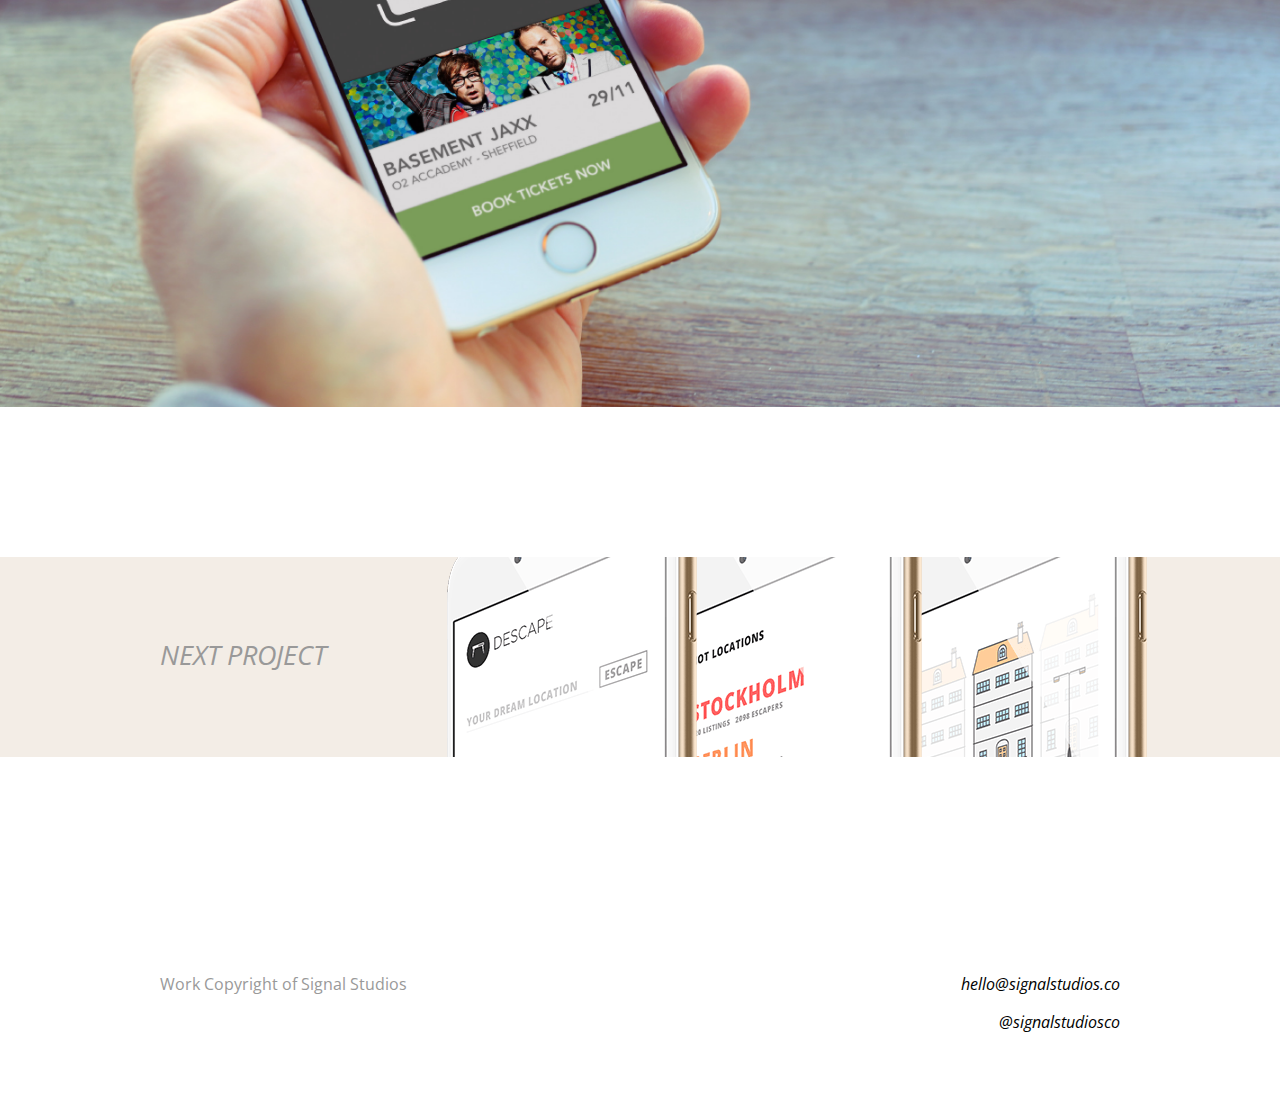
<file: signal/ticketarena/index.html>
<!DOCTYPE html>
<html lang="en">
<head>
  <meta charset="utf-8">
  <meta http-equiv="x-ua-compatible" content="ie=edge">
  <title>Signal Studios</title>
  <link href='http://fonts.googleapis.com/css?family=Open+Sans:400italic,400,700' rel='stylesheet' type='text/css'>
  <link rel="stylesheet" href="../style.css">
  <link rel="stylesheet" href="./style.css">
</head>
<body>

<div class="grid-container">
<div class="grid-100">
  <a href="../"><img class="logo" src="../assets/logo.png"></a>
</div>
<div class="grid-100 text first">
<h1>Ticket Arena approached me to design them a mobile app.</h1>
<h2>Ticket Arena are a company based in the UK, selling tickets to festivals and events both here in the UK and across Europe. I was first approached in August of 2014 to design them a ticketing app, where a user could log on and purchase tickets for various events.</h2>
</div>
</div>
<div class="image-1"></div>

<div class="grid-container">
<div class="grid-100 text">
<h2>The above screen showcases the home feed design for the application. The large imagery makes it easy for customers to see exactly who is performing whilst the information on where and when is located within the same section ensuring that there is no confusion when quickly browsing through the app. The QR feature on the bottom, links to a new screen in which a user can scan a code on a poster to jump straight to that event.</h2>
</div>
</div>
<div class="image-2"></div>


<div class="grid-container">
<div class="grid-100 text">
<h2>Search was always going to be an important part to this app. Therefore I had to think hard about nailing this section of the app.</h2>
<h2>One of the problems I generally face when searching in an app is the rubbish auto-completion, it either starts too early or doesn’t give me the right results. Therefore I decided, that for instance, if someone was to search for “Basement Ja”, they would get results for Basement Jaxx, and all of their appropriate dates, meaning that you wouldn’t be searching around looking for that one venue near you. Similarly, this would work with Venues, but instead of listing the venue in the search results it would list the upcoming events at the venue you searched for.</h2>
</div>
</div>
<div class="image-3"></div>

<div class="grid-container">
<div class="grid-100 text">
<h2>Overall I really loved working on this project in colaboration with the team over at TicketArena.</h2>
<h2>However we both had to move our separate ways, due to Ticket Arena deciding to take their design team in house, and well I was still at university at that point.</h2>
</div>
</div>

<div class="image-4"></div>


<div class="next">
<a href="../descape">
  <div class="grid-container">
    <div class="grid-50">
      <i><h2>NEXT PROJECT</h2></i>
    </div>
  </div>
</a>
</div>



<div class="grid-container">
<div class="footer">
  <div class="left">
    <p>Work Copyright of Signal Studios</p>
  </div>
  <div class="right contact">
    <p><a href="mailto:hello@signalstudios.co">hello@signalstudios.co</a></p>
    <p><a href="http://www.twitter.com/signalstudiosco">@signalstudiosco</a></p>
  </div>
</div>
</div>



</body>
</html>
</file>
<file: style.css>
body {
	margin: 0px;
	background: #ff6666;
}

#banner {
	min-height: 100vh;
	height: 100vh;
	width: 100%;
	background: #ff6666;
}

.logo {
	position: absolute;
	bottom: 0;
	padding-bottom: 10vh;
	right: 0;
	padding-right: 10vh;
}

p {
	font-weight: 300;
}

a {
	font-weight: 700;
	text-decoration: none;
	border-bottom: 3px solid;
}

p, a {
	font-family: 'Merriweather';
	font-size: 14pt;
	color: #fff;
	line-height: 2;
}

.text {
	position: absolute;
	bottom: 0;
	padding-bottom: 10vh;
	padding-left: 10vh;
	padding-right: 10vh;
}

@media (max-width: 750px) {

	.text {
		padding-left: 5vh;
		padding-right: 5vh;
	}

}


@media (max-width: 960px) {

	.logo	{
		position: relative;
		margin-left: auto;
		margin-right: auto;
		display: block;
		padding-top: 10vh;
		text-align: center;
		padding-right: 0;
		padding-bottom: 0;
	}

	.text	{
		position: relative;
		padding-top: 10vh;
	}

}
</file>
<file: allure/style.css>
body {
	margin: 0px;
}

#banner {
	min-height: 100vh;
	height: 100vh;
	width: 100%;
	background: url('banner.jpg') no-repeat center center fixed;
	background-size: cover;
}

.logo {
	padding-top: 40px;
	padding-left: 40px;
}

.logo h2{
	margin-top: -50px;
	margin-left: 90px;
}

.hoxton-logo {
	padding-top: 65vh;
}

h1, h2, h3{
	font-family: 'Montserrat';
	font-weight: 400;
	text-transform: uppercase;
}

a {
	text-decoration: none;
}

h4 {
	font-family: 'Abril Fatface', cursive;
	font-size: 50pt;
	margin-top: 0px;
	margin-bottom: 0px;
}

h1 {
	font-size: 40pt;
	font-style: italic;
	line-height: 0.5;
}

h2 {
	font-size: 12pt;
	color: #fff;
}

h3 {
	font-size: 18pt;
	color: #666;
	text-align: left;
}

p, a {
	font-family: 'Montserrat';
	font-size: 14pt;
	font-weight: 400;
	color: #fff;
	line-height: 2;
}

.contact-us {
	margin-top: -50px;
	padding-right: 40px;
	float: right;
}

#our-story {
	width: 100%;
	background: url('background.jpg');
	padding-top: 100px;
}

.our-story {
	height: 600px;
}

.center {
	text-align: center;
	margin-left: auto;
	margin-right: auto;
}

#our-story p {
	max-width: 640px;
	padding-top: 50px;
	margin-left: auto;
	margin-right: auto;
	display: block;
}

#our-story h2 {
	color: #999;
}

.customisation {
	height: 530px;
}

#products {

}

#products h2{
	color: #666;
	font-size: 14pt;
	padding-top: 100px;
	padding-bottom: 100px;
	border-bottom: 2px solid #cc9966;
	width: 400px;
}

.product {
	padding-top: 100px;
	display: -webkit-box;      /* OLD - iOS 6-, Safari 3.1-6 */
	display: -moz-box;         /* OLD - Firefox 19- (buggy but mostly works) */
	display: -ms-flexbox;      /* TWEENER - IE 10 */
	display: -webkit-flex;     /* NEW - Chrome */
	display: flex;             /* NEW, Spec - Opera 12.1, Firefox 20+ */
	margin-bottom: 100px;
	max-width: 960px;
	width: 960px;
}

.light img {
	float: left
}

.text {
	max-width: 460px;
	padding-top: 45px;
}

.product-img {
	text-align: left;
	float: left;
}

.text p{
	font-size: 11pt;
	color: #666;
	display: inline-block;
	text-align: left;
}

.right {
	padding-left: 100px;
	text-align: left;
}

.left {
	padding-right: 100px;
	text-align: left;
}

.available {
	color: #999;
}

.white {
	color: #fff;
}

.available img {
	margin-right: 10px;
}

.price {
	display: flex;
	text-align: left;
}

.price p {
	padding-top: 38px;
	margin-right: 10px;
	font-style: italic;i
}

#footer {
	background-color: #282727;
	height: 200px;
	max-height: 200px;
	display: block;
}

#footer table{
	padding-top: 60px;
	width: 960px;
	margin: 0 auto;
}

td	{
	width: 320px;
}

table p, a {
	color: #d29354;
	text-transform: uppercase;
}

table a {
	text-align: right;
}

.right-footer {
	text-align: right;
}


/* Media Query (Mobile) */
@media only screen 
  and (max-device-width: 460px) 

#banner {
	height: 100vh;
	width: 100%;
}


.hoxton-logo {
	margin-bottom: 50vh;
}

.contact-us {
	visibility: hidden;
}

}
</file>
<file: beacon/style.css>
body {
	margin: 0px;
}

h1, h2, h3{
	font-family: 'Montserrat';
}

h1 {
	font-size: 80px;
	color: #fff;
	line-height: 0;
	font-weight: 700;
}

a {
	text-decoration: none;
}

h2 {
	font-size: 24px;
	color: #fff;
	font-weight: 400;
}

h3 {
	font-size: 40px;
	color: #fff;
	font-weight: 700;
}

p, a {
	font-family: 'Montserrat';
	font-size: 14pt;
	font-weight: 400;
	color: #fff;
}

.section-1{
	height: 100vh;
	display: table;
}

.watch {
	margin-top: -38px;
	padding-left: 61px;
}

video {
	position: absolute;
    top: 50%;
    left: 50%;
    max-width: 100%;
    min-height: 100%;
    width: auto;
    height: auto;
    z-index: -100;
    transform: translateX(-50%) translateY(-50%);
 	background: url('./assets/clock.png') no-repeat 50% 81% #cf2b3f;
 	background-size: cover;
  	transition: 1s opacity;
}

.text1 {
	display: table-cell;
	padding-left: 100px;
	padding-bottom: 50px;
	width: 50%;
	vertical-align: bottom;
}

.text2 {
	display: table-cell;
	text-align: right;
	padding-right: 100px;
	padding-bottom: 74px;
	width: 50%;
	line-height: 0;
	vertical-align: bottom;
}

.email-banner {
	width: 350px;
	border-bottom: 2px white solid;
	float: right;
}


.play {
	padding-left: 312px;
	margin-top: -10px;
}

.clock-table {
	display: table-cell;
	vertical-align:bottom;
	max-width: 50%;
}

.clock-img{
	margin-left:auto;
	display: block;
	margin-right:auto;
}

.section-2{
	height: 100vh;
	width: 100%;
	display: table;
}

.connected {
	display: table-cell;
	max-width: 60%;
	background: url('./assets/connected.png') 0% 40% no-repeat #66cc99;
}

.connected-text {
	padding: 120px 100px 0px 100px;
}

.connected-text h1 {
	line-height: 1;
}

.other {
	display: table-cell;
	width: 40%;
}

.render {
	height: 70vh;
	background: url('./assets/render.png') no-repeat 50% 100% #ffcc00;
}

.sign-up {
	height: 30vh;
	background: #333;
}

.sign-up-title {
	padding: 20px 50px 0px 50px;
}

.footer {
	width: 100%;
	height: 100px;
	background:	#fff;
}
</file>
<file: beacon2/style.css>
body {
	margin: 0px;
	margin-left: auto;
	margin-right: auto;
	display: block;
}

@-ms-viewport{
  width: device-width;
}

h1, h2, h3{
	font-family: 'Montserrat';
}

h1 {
	font-size: 140px;
	line-height: 0;
	font-weight: 700;
	margin-left: -9px;
}

a {
	text-decoration: none;
}

h2 {
	font-size: 50px;
	color: #9342ad;
	font-weight: 700;
}

h3 {
	font-size: 30px;
	font-weight: 700;
	line-height: 1;
	margin-top: -25px;
}

p, a, label, input {
	font-family: 'Montserrat';
	font-size: 14pt;
	font-weight: 400;
	margin-top: -25px;
}

.section-1{
	background: url('./assets/clock1.png') #fff no-repeat 80% 100%;
	position: relative;
	height: 100vh;
	width: 100%;
}

h3 {
	border-bottom: #9342ad 5px solid;
	padding-bottom: 10px;
}

.purple{
	color: #9342ad;
}

.white {
	color: #fff;
}

.text {
	padding-bottom: 75px;
	position: absolute;
	padding-left: 10%;
	bottom: 0;
	max-width: 710px;
}

.section-2{
	background: url('./assets/clock2.png') #9342ad no-repeat 80% 100%;
	position: relative;
	display: block;
	height: 100vh;
	width: 100%;
}

.section-3{
	background: url('./assets/clock1.png') #fff no-repeat 80% 100%;
	position: relative;
	height: 100vh;
	width: 100%;
}

.section-3 h1 {
	padding-left: 12px;
}

.section-4{
	background: url('./assets/clock3.png') #9342ad no-repeat 80% 100%;
	position: relative;
	display: block;
	height: 100vh;
	width: 100%;
}

.section-5{
	background: #fff;
	position: relative;
	height: 100vh;
	width: 100%;
}

input {
	-webkit-appearance: none;
	padding: 10px;
	color: #9342ad;
	font-weight: 700;
	background-color: #e9d9ef;
	border: none;
	display: inline-block;
}

.button {
	background-color: #9342ad;
	color: #fff;
	display: inline-block;
	border: none;
	width: 150px;
	text-align: left;
}

.form {
	padding-bottom: 40vh;
	position: absolute;
	padding-left: 10%;
	bottom: 0;
	max-width: 960px;
	text-transform: uppercase;
}

.fname {
	width: 270px;
	margin-right: 10px;
}

.email {
	margin-right: 10px;
	width: 470px;
}

.footer {
	padding-left: 10%;
	position: absolute;
	bottom: 0;
}

#mc_embed_signup div.mce_inline_error {
	font-family: 'Montserrat';
	font-size: 14pt;
	font-weight: 400;
	margin: 10px 1px 0px 1px !important;
	padding: 5px 10px;
	background-color: red !important;
	z-index: 1;
	color: #fff;
}

#mc_embed_signup .response {
	font-family: 'Montserrat';
	font-size: 14pt;
	font-weight: 400;
	padding: 20px 0px 40px 0px;
}


@media screen and (max-width: 1100px){
	h1 {
		font-size: 40px;
		margin-left: -2px;
		line-height: 1;
	}

	h2 {
		font-size: 30px;
	}

	h3 {
		font-size: 20px;
	}

	.text {
		padding-left: 5%;
		width: 90%;
		padding-right: 5%;
		padding-bottom: 10%;
	}

	.section-1 {
		background: url('./assets/clock1.png') #fff no-repeat 50% 40%;
		background-size: 80%;
	}

	.section-1 .text {
		padding-bottom: 20%;
	}

	.section-2{
		background: url('./assets/clock2.png') #9342ad no-repeat 50% 20%;
		background-size: 80%;
	}

	.section-3{
		background: url('./assets/clock1.png') #fff no-repeat 50% 20%;
		background-size: 80%;
	}

	.section-4{
		background: url('./assets/clock3.png') #9342ad no-repeat 50% 20%;
		background-size: 80%;
	}

	p, a, label, input {	
		font-size: 11pt;
	}

	.section-3 h1 {
		padding-left: 3px;
	}

	input {
    border-radius: 0;
    margin-top: 5px;
	}

	.button {
		margin-top: 10px;
	}

	.form {
		padding-left: 5%;
		width: 90%;
		padding-bottom: 30vh;
	}

	.fname {
		width: 92.5%;
		margin-bottom: 10px;
	}

	.footer {
		padding-left: 5%;
	}

	.email {
		width: 92.5%;
	}


}
</file>
<file: signal/style.css>
body {
  margin: 0px;
}

.logo {
  margin-top: 140px;
  margin-bottom: 150px;
}


.right {
  float: right;
  text-align: right;
}

.left {
  padding-top: 50px;
  padding-left: 10px;
}


.bio {
  padding-bottom: 150px;
}

img{
  padding-bottom: 40px;
}

.footer {
  min-height: 200px;
  max-height: 200px;
}

p {
  font-family: 'Open Sans', sans-serif;
  color: #999;
}

h1 {
  font-family: 'Open Sans', sans-serif;
  color: #ff6666;
  font-weight: 700;
  font-size: 40pt;
}

h2 {
  font-family: 'Open Sans', sans-serif;
  color: #999;
  font-size: 20pt;
  line-height: 2;
  font-weight: 400;
}


a {
  font-family: 'Open Sans', sans-serif;
  font-style: italic;
  color: #000;
  text-align: right;
  text-decoration: none;
}

.contact {
  margin-top: -54px;
  padding-right: 10px;
}


.clear {
  clear: both;
  display: block;
  overflow: hidden;
  visibility: hidden;
  width: 0;
  height: 0;
}

.grid-container:before, .grid-5:before, .mobile-grid-5:before, .grid-10:before, .mobile-grid-10:before, .grid-15:before, .mobile-grid-15:before, .grid-20:before, .mobile-grid-20:before, .grid-25:before, .mobile-grid-25:before, .grid-30:before, .mobile-grid-30:before, .grid-35:before, .mobile-grid-35:before, .grid-40:before, .mobile-grid-40:before, .grid-45:before, .mobile-grid-45:before, .grid-50:before, .mobile-grid-50:before, .grid-55:before, .mobile-grid-55:before, .grid-60:before, .mobile-grid-60:before, .grid-65:before, .mobile-grid-65:before, .grid-70:before, .mobile-grid-70:before, .grid-75:before, .mobile-grid-75:before, .grid-80:before, .mobile-grid-80:before, .grid-85:before, .mobile-grid-85:before, .grid-90:before, .mobile-grid-90:before, .grid-95:before, .mobile-grid-95:before, .grid-100:before, .mobile-grid-100:before, .grid-33:before, .mobile-grid-33:before, .grid-66:before, .mobile-grid-66:before, .clearfix:before,
.grid-container:after,
.grid-5:after,
.mobile-grid-5:after,
.grid-10:after,
.mobile-grid-10:after,
.grid-15:after,
.mobile-grid-15:after,
.grid-20:after,
.mobile-grid-20:after,
.grid-25:after,
.mobile-grid-25:after,
.grid-30:after,
.mobile-grid-30:after,
.grid-35:after,
.mobile-grid-35:after,
.grid-40:after,
.mobile-grid-40:after,
.grid-45:after,
.mobile-grid-45:after,
.grid-50:after,
.mobile-grid-50:after,
.grid-55:after,
.mobile-grid-55:after,
.grid-60:after,
.mobile-grid-60:after,
.grid-65:after,
.mobile-grid-65:after,
.grid-70:after,
.mobile-grid-70:after,
.grid-75:after,
.mobile-grid-75:after,
.grid-80:after,
.mobile-grid-80:after,
.grid-85:after,
.mobile-grid-85:after,
.grid-90:after,
.mobile-grid-90:after,
.grid-95:after,
.mobile-grid-95:after,
.grid-100:after,
.mobile-grid-100:after,
.grid-33:after,
.mobile-grid-33:after,
.grid-66:after,
.mobile-grid-66:after,
.clearfix:after {
  content: ".";
  display: block;
  overflow: hidden;
  visibility: hidden;
  font-size: 0;
  line-height: 0;
  width: 0;
  height: 0;
}

.grid-container:after, .grid-5:after, .mobile-grid-5:after, .grid-10:after, .mobile-grid-10:after, .grid-15:after, .mobile-grid-15:after, .grid-20:after, .mobile-grid-20:after, .grid-25:after, .mobile-grid-25:after, .grid-30:after, .mobile-grid-30:after, .grid-35:after, .mobile-grid-35:after, .grid-40:after, .mobile-grid-40:after, .grid-45:after, .mobile-grid-45:after, .grid-50:after, .mobile-grid-50:after, .grid-55:after, .mobile-grid-55:after, .grid-60:after, .mobile-grid-60:after, .grid-65:after, .mobile-grid-65:after, .grid-70:after, .mobile-grid-70:after, .grid-75:after, .mobile-grid-75:after, .grid-80:after, .mobile-grid-80:after, .grid-85:after, .mobile-grid-85:after, .grid-90:after, .mobile-grid-90:after, .grid-95:after, .mobile-grid-95:after, .grid-100:after, .mobile-grid-100:after, .grid-33:after, .mobile-grid-33:after, .grid-66:after, .mobile-grid-66:after, .clearfix:after {
  clear: both;
}

.grid-container, .grid-5, .mobile-grid-5, .grid-10, .mobile-grid-10, .grid-15, .mobile-grid-15, .grid-20, .mobile-grid-20, .grid-25, .mobile-grid-25, .grid-30, .mobile-grid-30, .grid-35, .mobile-grid-35, .grid-40, .mobile-grid-40, .grid-45, .mobile-grid-45, .grid-50, .mobile-grid-50, .grid-55, .mobile-grid-55, .grid-60, .mobile-grid-60, .grid-65, .mobile-grid-65, .grid-70, .mobile-grid-70, .grid-75, .mobile-grid-75, .grid-80, .mobile-grid-80, .grid-85, .mobile-grid-85, .grid-90, .mobile-grid-90, .grid-95, .mobile-grid-95, .grid-100, .mobile-grid-100, .grid-33, .mobile-grid-33, .grid-66, .mobile-grid-66, .clearfix {
  /* <IE7> */
  *zoom: 1;
  /* </IE7> */
}

.grid-container {
  margin-left: auto;
  margin-right: auto;
  max-width: 980px;
  padding-left: 10px;
  padding-right: 10px;
}

.grid-5, .mobile-grid-5, .grid-10, .mobile-grid-10, .grid-15, .mobile-grid-15, .grid-20, .mobile-grid-20, .grid-25, .mobile-grid-25, .grid-30, .mobile-grid-30, .grid-35, .mobile-grid-35, .grid-40, .mobile-grid-40, .grid-45, .mobile-grid-45, .grid-50, .mobile-grid-50, .grid-55, .mobile-grid-55, .grid-60, .mobile-grid-60, .grid-65, .mobile-grid-65, .grid-70, .mobile-grid-70, .grid-75, .mobile-grid-75, .grid-80, .mobile-grid-80, .grid-85, .mobile-grid-85, .grid-90, .mobile-grid-90, .grid-95, .mobile-grid-95, .grid-100, .mobile-grid-100, .grid-33, .mobile-grid-33, .grid-66, .mobile-grid-66 {
  -moz-box-sizing: border-box;
  -webkit-box-sizing: border-box;
  box-sizing: border-box;
  padding-left: 10px;
  padding-right: 10px;
  /* <IE7> */
  *padding-left: 0;
  *padding-right: 0;
  /* </IE7> */
}
.grid-5 > *, .mobile-grid-5 > *, .grid-10 > *, .mobile-grid-10 > *, .grid-15 > *, .mobile-grid-15 > *, .grid-20 > *, .mobile-grid-20 > *, .grid-25 > *, .mobile-grid-25 > *, .grid-30 > *, .mobile-grid-30 > *, .grid-35 > *, .mobile-grid-35 > *, .grid-40 > *, .mobile-grid-40 > *, .grid-45 > *, .mobile-grid-45 > *, .grid-50 > *, .mobile-grid-50 > *, .grid-55 > *, .mobile-grid-55 > *, .grid-60 > *, .mobile-grid-60 > *, .grid-65 > *, .mobile-grid-65 > *, .grid-70 > *, .mobile-grid-70 > *, .grid-75 > *, .mobile-grid-75 > *, .grid-80 > *, .mobile-grid-80 > *, .grid-85 > *, .mobile-grid-85 > *, .grid-90 > *, .mobile-grid-90 > *, .grid-95 > *, .mobile-grid-95 > *, .grid-100 > *, .mobile-grid-100 > *, .grid-33 > *, .mobile-grid-33 > *, .grid-66 > *, .mobile-grid-66 > * {
  /* <IE7> */
  *margin-left: "expression((!this.className.match(/grid-[1-9]/) && this.currentStyle.display === " block " && this.currentStyle.width === " auto ') && "10px")';
  *margin-right: "expression((!this.className.match(/grid-[1-9]/) && this.currentStyle.display === " block " && this.currentStyle.width === " auto ') && "10px")';
  /* </IE7> */
}

.grid-parent {
  padding-left: 0;
  padding-right: 0;
}
</file>
<file: signal/companion/style.css>
body {
	margin: 0px;
}

.first {
	margin-top: -230px;
}

.text {
	padding-top: 150px;
	padding-bottom: 150px;
}

.image-1 {
	width: 100%;
	background: url('../assets/companion1.jpg');
	background-size: cover;
	background-position: top center;
	min-height: 100vh;
}

.image-2 {
	width: 100%;
	background: url('../assets/companion2.jpg');
	background-size: cover;
	background-position: top center;
	min-height: 100vh;
}

.image-3 {
	width: 100%;
	background: url('../assets/companion3.jpg');
	background-size: cover;
	background-position: top center;
	min-height: 100vh;
}

.image-4 {
	width: 100%;
	background: url('../assets/companion4.jpg');
	background-size: cover;
	background-position: top center;
	min-height: 100vh;
}

.next {
	margin-top: 150px;
	margin-bottom: 150px;
	width: 100%;
	background: #ededed url('../assets/4.png');
	background-repeat: no-repeat;
	background-position: right center;
	min-height: 200px;
}

.next h2 {
	padding-top: 50px;
	float: left;
}
</file>
<file: signal/descape/style.css>
.first {
	margin-top: -230px;
}

.text {
	padding-top: 150px;
	padding-bottom: 150px;
}

.image-1 {
	width: 100%;
	background: url('../assets/descape1.jpg');
	background-size: cover;
	background-position: top center;
	min-height: 100vh;
}

.image-2 {
	width: 100%;
	background: url('../assets/descape2.jpg');
	background-size: cover;
	background-position: top center;
	min-height: 100vh;
}

.image-3 {
	width: 100%;
	background: url('../assets/descape3.jpg');
	background-size: cover;
	background-position: top center;
	min-height: 100vh;
}

.image-4 {
	width: 100%;
	background: url('../assets/descape4.jpg');
	background-size: cover;
	background-position: top center;
	min-height: 100vh;
}

.next {
	margin-top: 150px;
	margin-bottom: 150px;
	width: 100%;
	background: #ededed url('../assets/2.png');
	background-repeat: no-repeat;
	background-position: right center;
	min-height: 200px;
}

.next h2 {
	padding-top: 50px;
	float: left;
}
</file>
<file: signal/spotlight/style.css>
body {
	margin: 0px;
}

.first {
	margin-top: -230px;
}

.text {
	padding-top: 150px;
	padding-bottom: 150px;
}

.image-1 {
	width: 100%;
	background: url('../assets/spotlight1.jpg');
	background-size: cover;
	background-position: top center;
	min-height: 100vh;
}

.image-2 {
	width: 100%;
	background: url('../assets/spotlight2.jpg');
	background-size: cover;
	background-position: top center;
	min-height: 100vh;
}

.image-3 {
	width: 100%;
	background: url('../assets/spotlight3.jpg');
	background-size: cover;
	background-position: top center;
	min-height: 100vh;
}

.next {
	margin-bottom: 150px;
	width: 100%;
	background: #ededed url('../assets/ticket-preview.jpg');
	background-repeat: no-repeat;
	background-position: right center;
	min-height: 200px;
}

.next h2 {
	padding-top: 50px;
	float: left;
}
</file>
<file: signal/ticketarena/style.css>
body {
	margin: 0px;
}

.first {
	margin-top: -230px;
}

.text {
	padding-top: 150px;
	padding-bottom: 150px;
}

.image-1 {
	width: 100%;
	background: url('../assets/ticketarena1.jpg');
	background-size: cover;
	background-position: top center;
	min-height: 100vh;
}

.image-2 {
	width: 100%;
	background: url('../assets/ticketarena2.jpg');
	background-size: cover;
	background-position: top center;
	min-height: 100vh;
}

.image-3 {
	width: 100%;
	background: url('../assets/ticketarena3.jpg');
	background-size: cover;
	background-position: top center;
	min-height: 100vh;
}

.image-4 {
	width: 100%;
	background: url('../assets/ticketarena4.jpg');
	background-size: cover;
	background-position: top center;
	min-height: 100vh;
}

.next {
	margin-top: 150px;
	margin-bottom: 150px;
	width: 100%;
	background: #f3ede6 url('../assets/1.png');
	background-repeat: no-repeat;
	background-position: right center;
	min-height: 200px;
}

.next h2 {
	padding-top: 50px;
	float: left;
}
</file>
